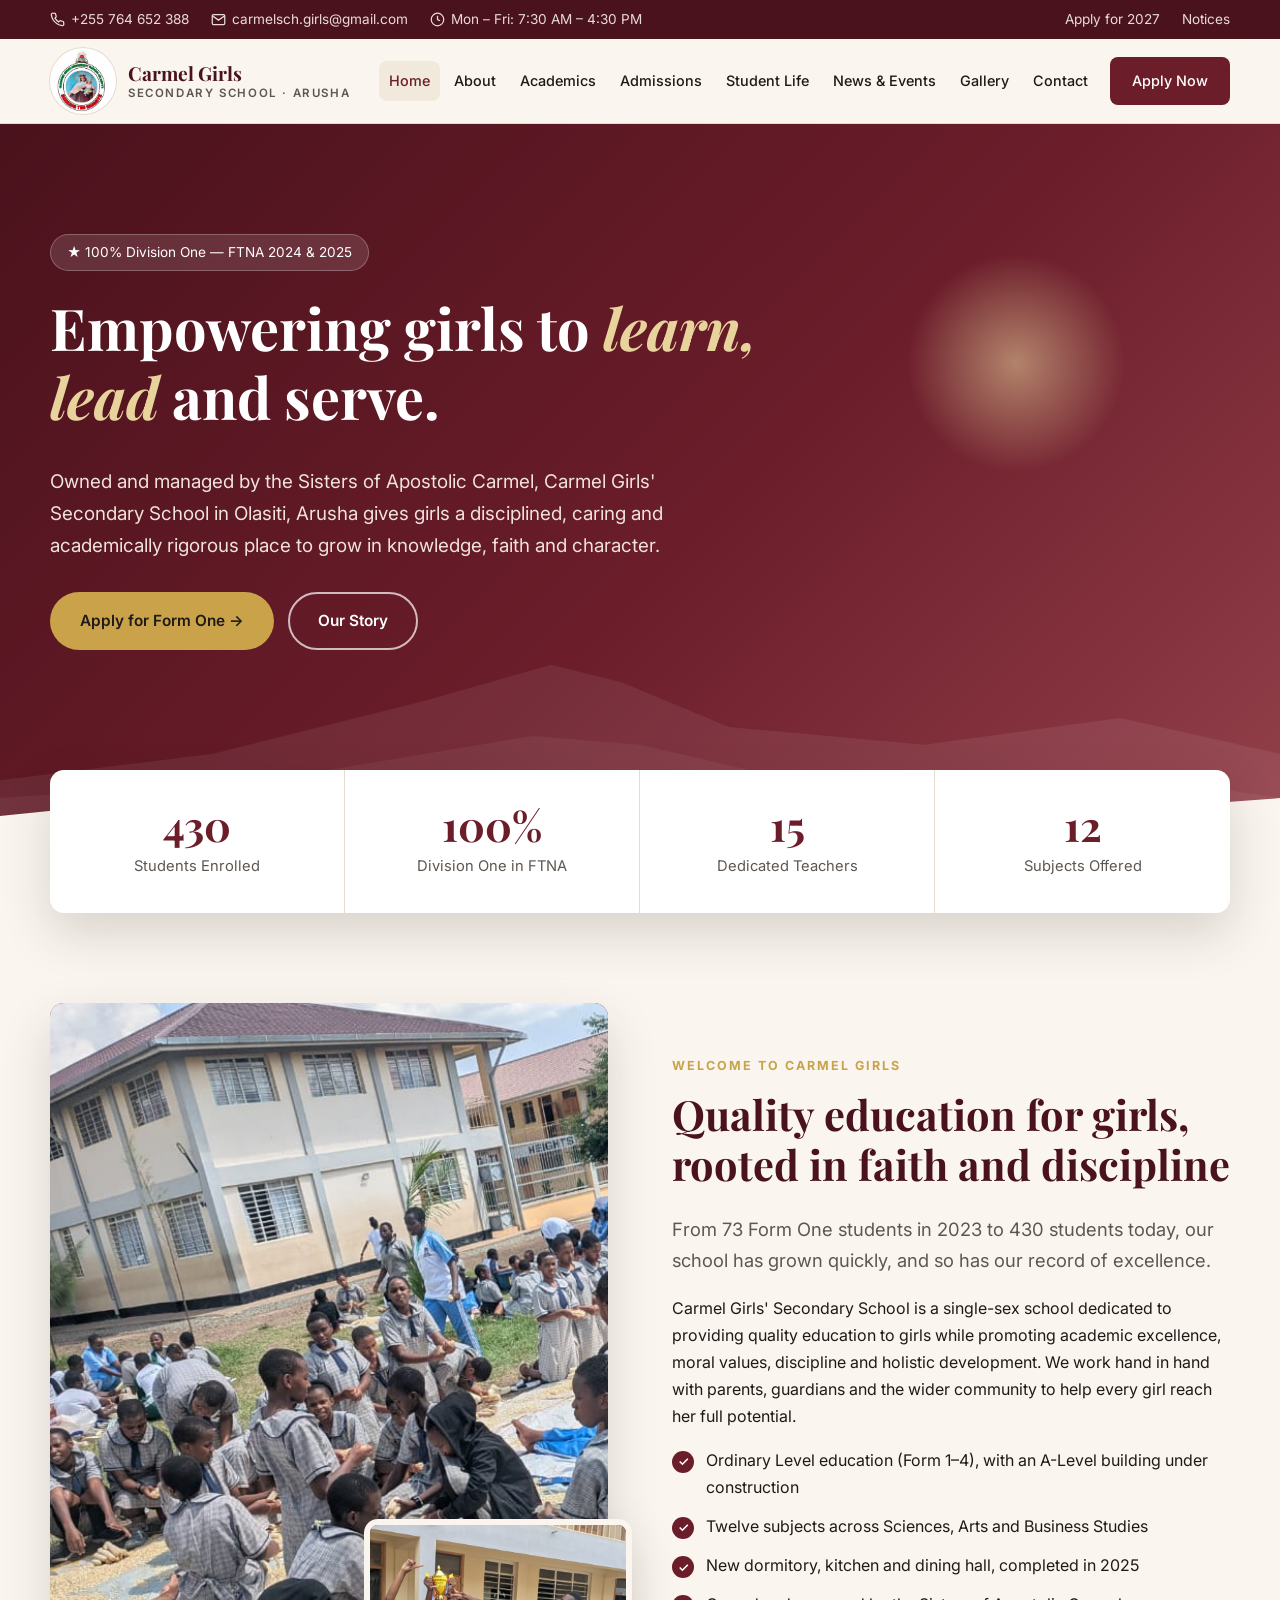
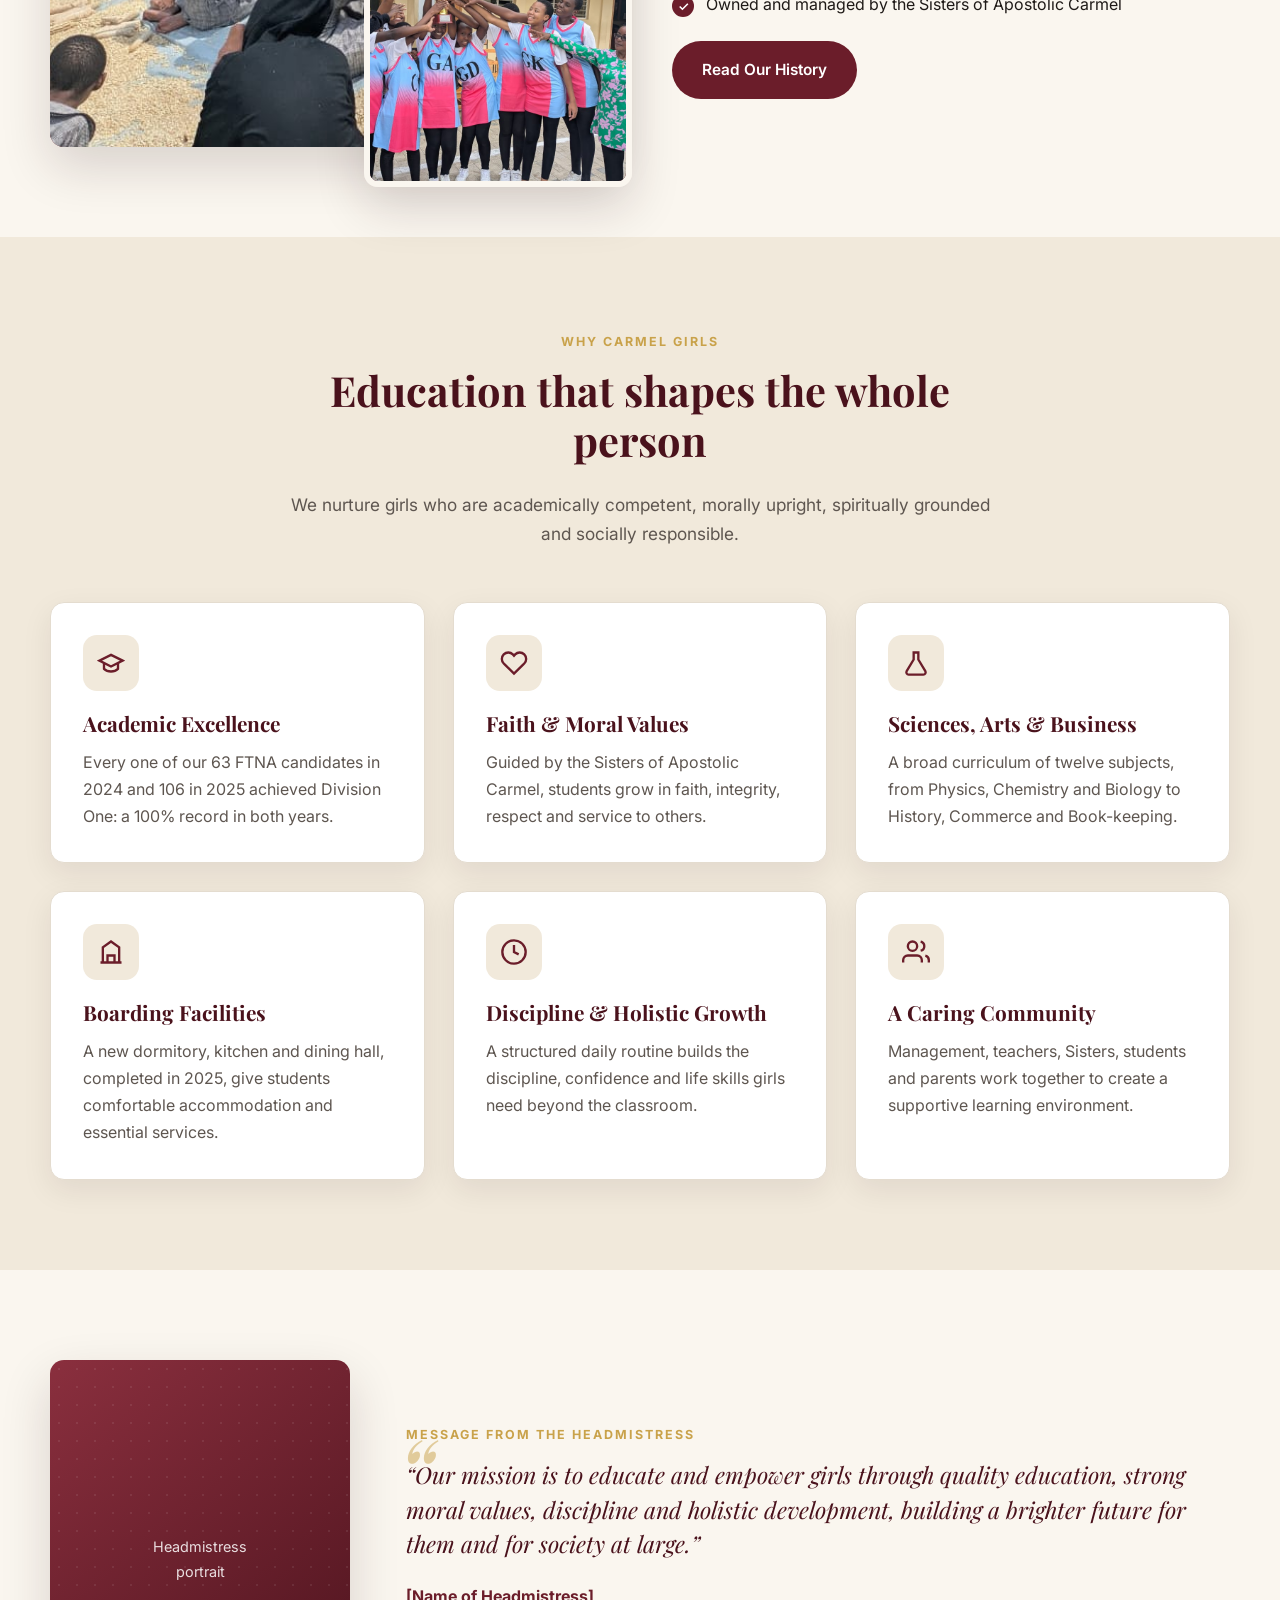
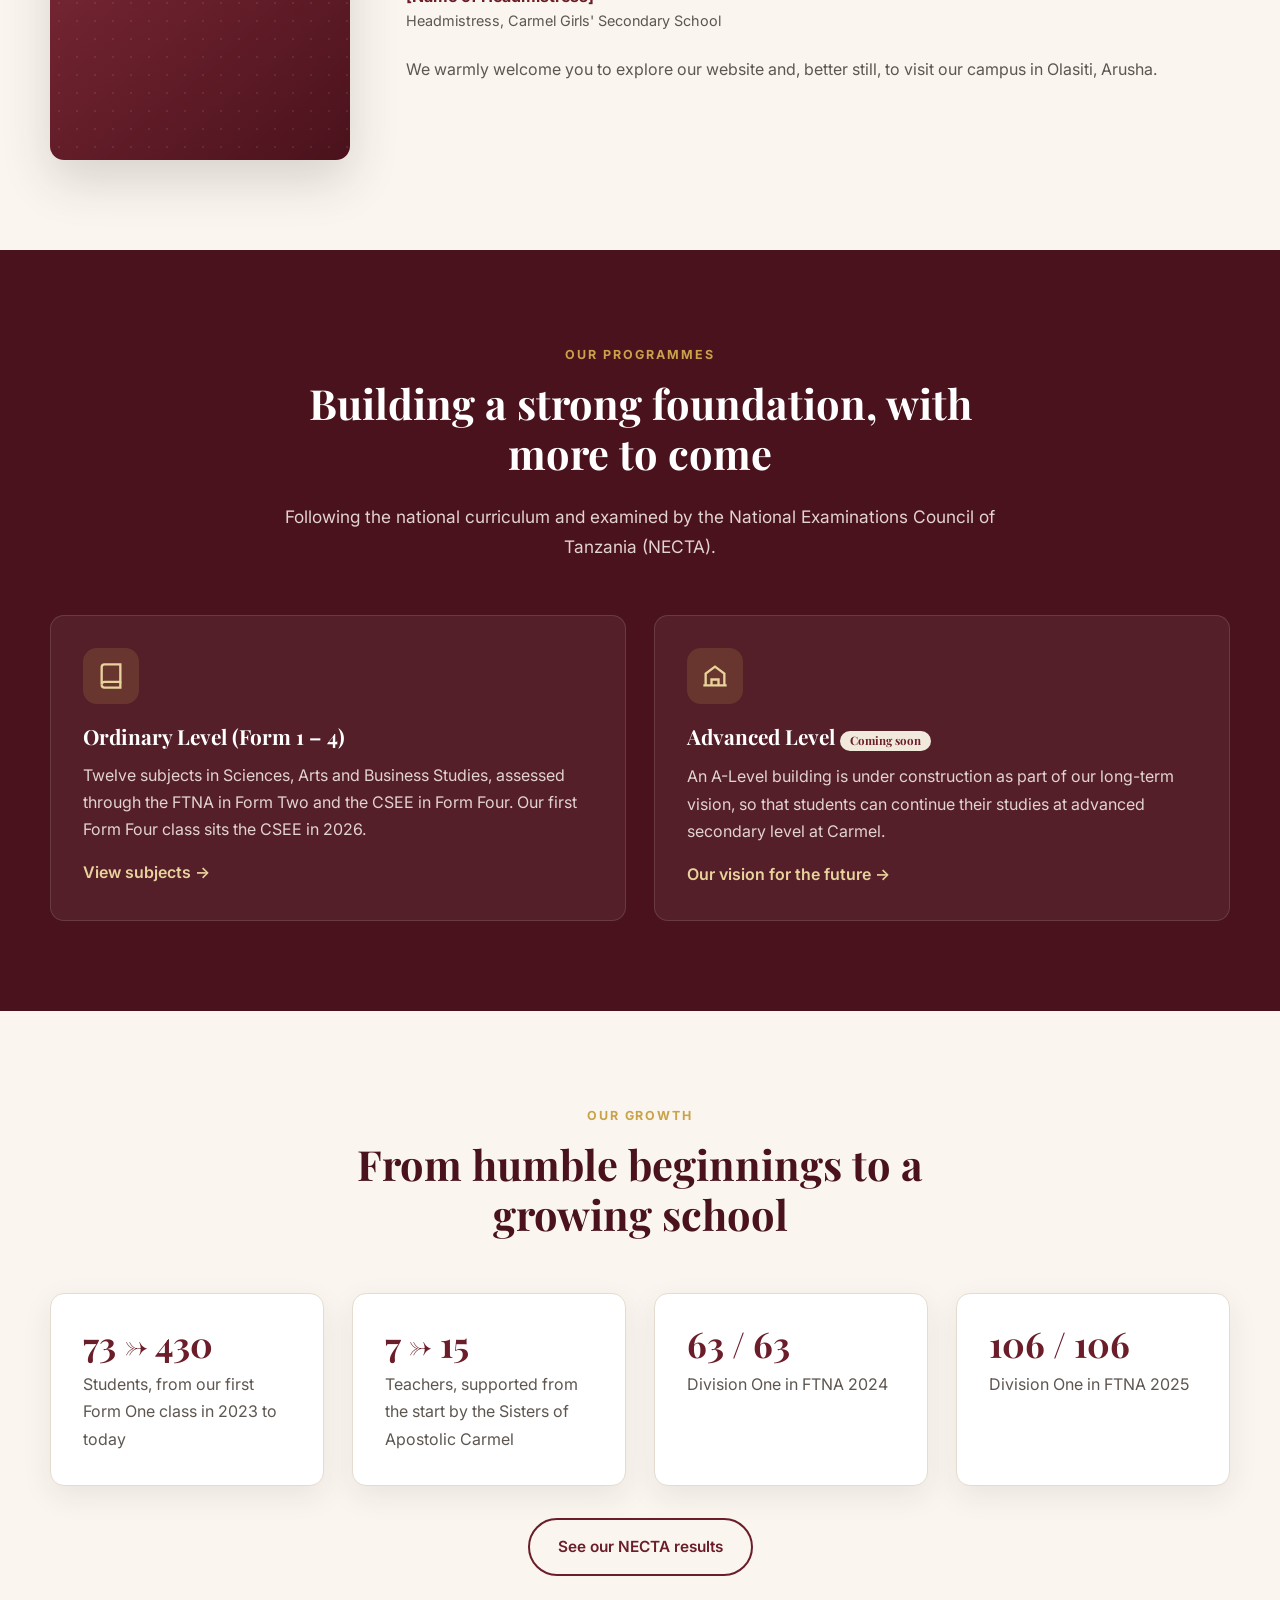
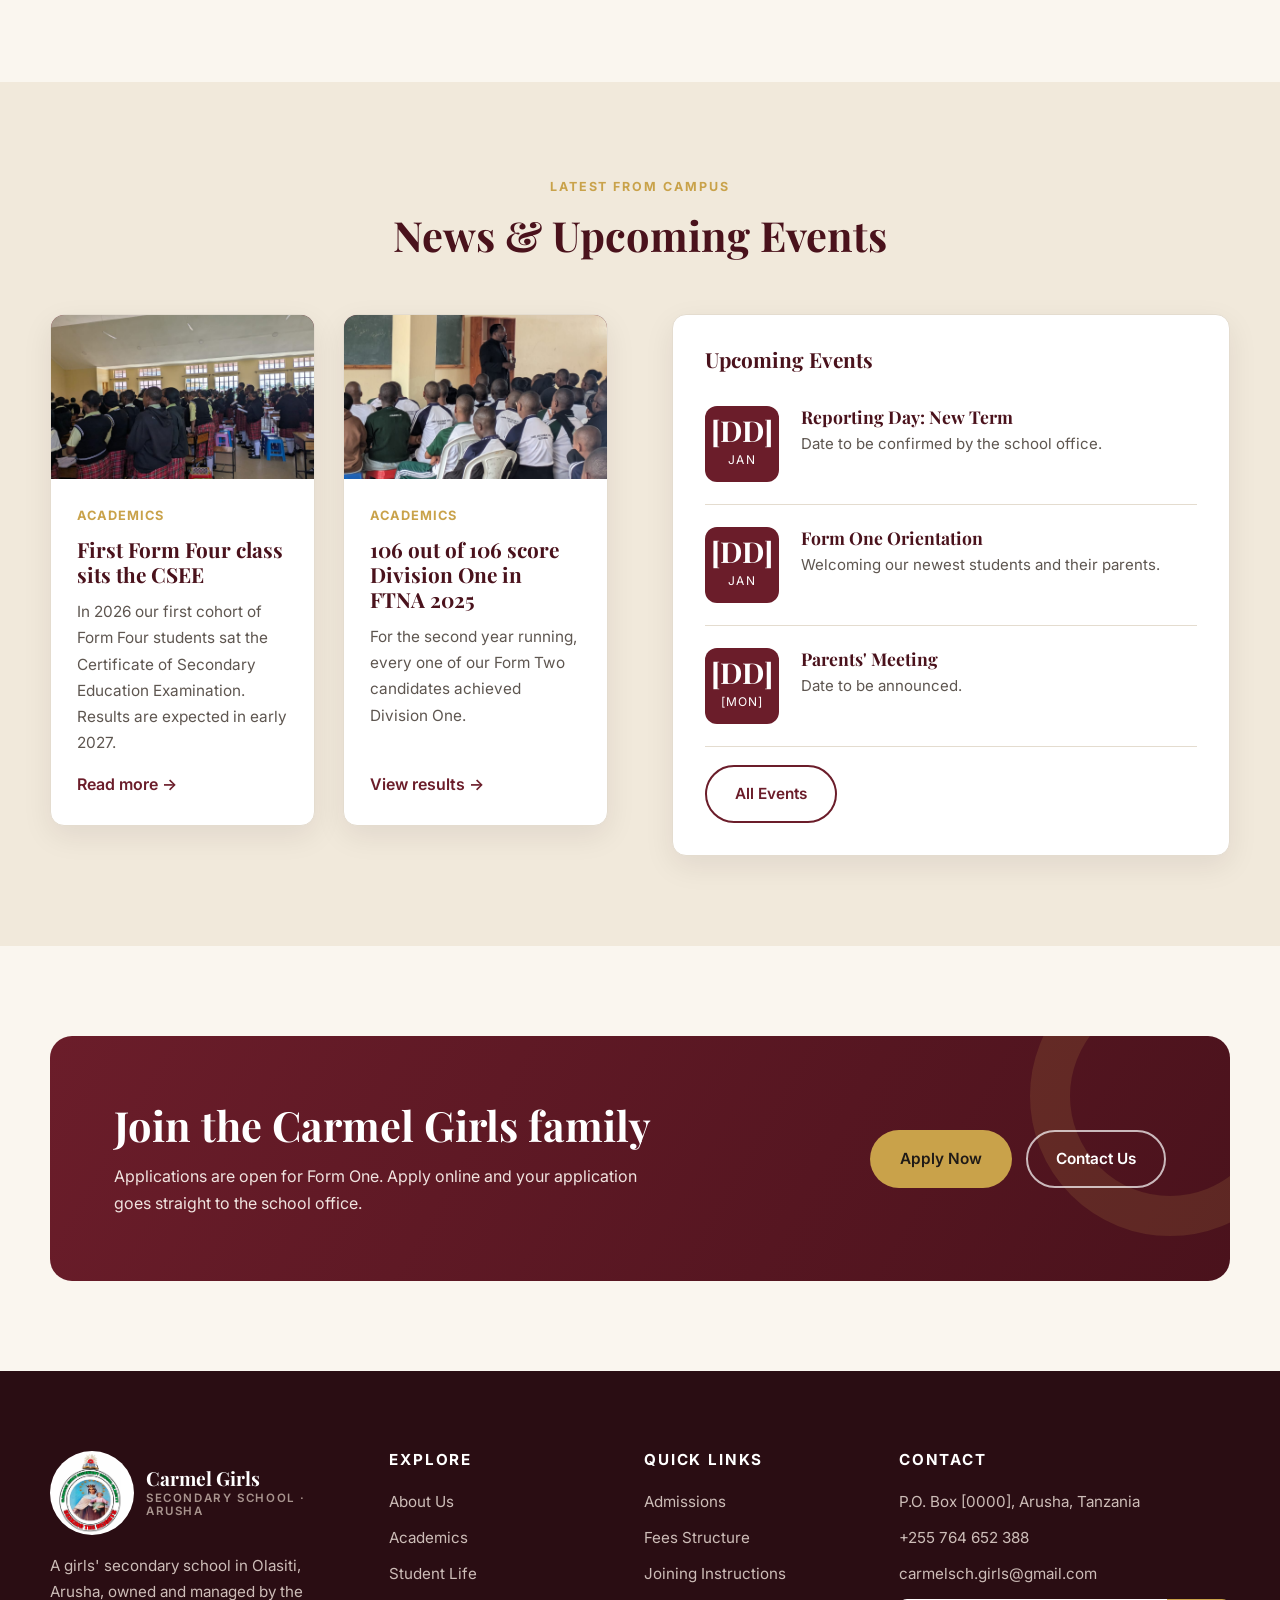
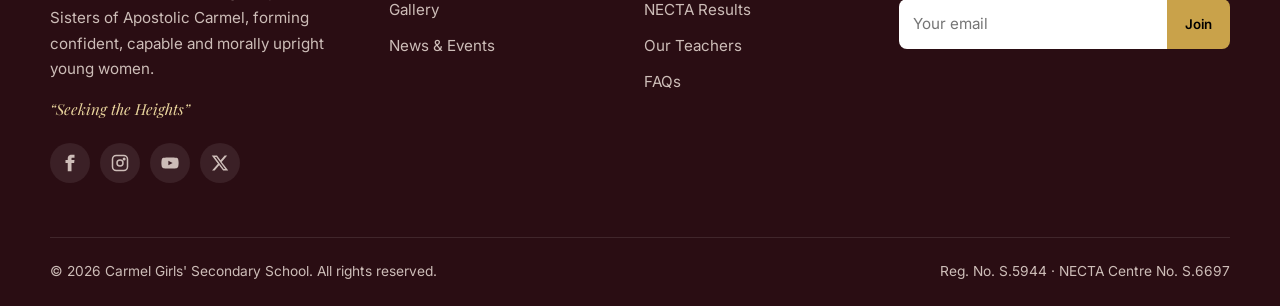
<file: index.html>
<!DOCTYPE html>
<html lang="en">
<head>
  <meta charset="UTF-8">
  <meta name="viewport" content="width=device-width, initial-scale=1.0">
  <title>Carmel Girls' Secondary School | Olasiti, Arusha, Tanzania</title>
  <meta name="description" content="Carmel Girls' Secondary School, Olasiti, Arusha — a girls' secondary school owned by the Sisters of Apostolic Carmel. 100% Division One in FTNA 2024 and 2025.">
  <meta property="og:title" content="Carmel Girls' Secondary School — Arusha">
  <meta property="og:description" content="Quality education for girls, rooted in faith, discipline and holistic development.">
  <meta name="theme-color" content="#6b1d2a">
  <link rel="icon" href="images/logo-64.png" type="image/png">
  <link rel="apple-touch-icon" href="images/logo-180.png">
  <link rel="preconnect" href="https://fonts.googleapis.com">
  <link rel="preconnect" href="https://fonts.gstatic.com" crossorigin>
  <link href="https://fonts.googleapis.com/css2?family=Inter:wght@400;500;600;700&family=Playfair+Display:ital,wght@0,600;0,700;1,600&display=swap" rel="stylesheet">
  <link rel="stylesheet" href="css/style.css?v=20261119">
</head>
<body>
<div id="site-header"></div>

<main id="main">
  <!-- HERO -->
  <section class="hero">
    <div class="hero__sun"></div>
    <div class="container">
      <div class="hero__inner">
        <span class="hero__badge">★ 100% Division One — FTNA 2024 &amp; 2025</span>
        <h1>Empowering girls to <em>learn, lead</em> and serve.</h1>
        <p>Owned and managed by the Sisters of Apostolic Carmel, Carmel Girls' Secondary School in Olasiti, Arusha gives girls a disciplined, caring and academically rigorous place to grow in knowledge, faith and character.</p>
        <div class="hero__actions">
          <a href="admissions.html#apply" class="btn btn--gold">Apply for Form One →</a>
          <a href="about.html" class="btn btn--outline">Our Story</a>
        </div>
      </div>
    </div>
    <svg class="hero__mountain" viewBox="0 0 1440 220" preserveAspectRatio="none" aria-hidden="true">
      <path fill="rgba(255,255,255,.07)" d="M0 220V150l240-30 240-60 140-40 80 20 120 50 220 20 220-30 180 40v100z"/>
      <path fill="rgba(255,255,255,.05)" d="M0 220V170l300-20 300-50 120 10 260 60 260-30 200 30v50z"/>
      <path fill="#faf6ef" d="M0 220v-30q360-40 720-15t720-5v50z"/>
    </svg>
  </section>

  <!-- STATS -->
  <div class="stats">
    <div class="container">
      <div class="stats__grid">
        <div class="stat"><div class="stat__num" data-count="430">0</div><div class="stat__label">Students Enrolled</div></div>
        <div class="stat"><div class="stat__num" data-count="100" data-suffix="%">0</div><div class="stat__label">Division One in FTNA</div></div>
        <div class="stat"><div class="stat__num" data-count="15">0</div><div class="stat__label">Dedicated Teachers</div></div>
        <div class="stat"><div class="stat__num" data-count="12">0</div><div class="stat__label">Subjects Offered</div></div>
      </div>
    </div>
  </div>

  <!-- WELCOME -->
  <section class="section">
    <div class="container split">
      <div class="photo-stack reveal">
        <div class="photo photo--tall"><img src="images/photos/campus-maize-harvest.jpg" alt="Students working together on the school grounds in front of the classroom blocks" style="object-position:20% center"></div>
        <div class="photo photo--small"><img src="images/photos/netball-trophy-celebration.jpg" alt="Netball team lifting a trophy with their teachers" loading="lazy"></div>
      </div>
      <div class="reveal">
        <span class="eyebrow">Welcome to Carmel Girls</span>
        <h2>Quality education for girls, rooted in faith and discipline</h2>
        <p class="lead">From 73 Form One students in 2023 to 430 students today, our school has grown quickly, and so has our record of excellence.</p>
        <p>Carmel Girls' Secondary School is a single-sex school dedicated to providing quality education to girls while promoting academic excellence, moral values, discipline and holistic development. We work hand in hand with parents, guardians and the wider community to help every girl reach her full potential.</p>
        <ul class="check-list">
          <li>Ordinary Level education (Form 1–4), with an A-Level building under construction</li>
          <li>Twelve subjects across Sciences, Arts and Business Studies</li>
          <li>New dormitory, kitchen and dining hall, completed in 2025</li>
          <li>Owned and managed by the Sisters of Apostolic Carmel</li>
        </ul>
        <a href="about.html" class="btn btn--maroon">Read Our History</a>
      </div>
    </div>
  </section>

  <!-- WHY CHOOSE -->
  <section class="section section--sand">
    <div class="container">
      <div class="section-head reveal">
        <span class="eyebrow">Why Carmel Girls</span>
        <h2>Education that shapes the whole person</h2>
        <p>We nurture girls who are academically competent, morally upright, spiritually grounded and socially responsible.</p>
      </div>
      <div class="grid grid--3">
        <div class="card reveal">
          <div class="card__icon"><svg viewBox="0 0 24 24" fill="none" stroke="currentColor" stroke-width="2"><path d="M22 10 12 5 2 10l10 5 10-5z"/><path d="M6 12v5c3 3 9 3 12 0v-5"/></svg></div>
          <h3>Academic Excellence</h3>
          <p>Every one of our 63 FTNA candidates in 2024 and 106 in 2025 achieved Division One: a 100% record in both years.</p>
        </div>
        <div class="card reveal">
          <div class="card__icon"><svg viewBox="0 0 24 24" fill="none" stroke="currentColor" stroke-width="2"><path d="M20.8 4.6a5.5 5.5 0 0 0-7.8 0L12 5.7l-1-1.1a5.5 5.5 0 0 0-7.8 7.8l1 1L12 21l7.8-7.6 1-1a5.5 5.5 0 0 0 0-7.8z"/></svg></div>
          <h3>Faith &amp; Moral Values</h3>
          <p>Guided by the Sisters of Apostolic Carmel, students grow in faith, integrity, respect and service to others.</p>
        </div>
        <div class="card reveal">
          <div class="card__icon"><svg viewBox="0 0 24 24" fill="none" stroke="currentColor" stroke-width="2"><path d="M9 3h6M10 3v6L4 19a2 2 0 0 0 1.7 3h12.6a2 2 0 0 0 1.7-3L14 9V3"/></svg></div>
          <h3>Sciences, Arts &amp; Business</h3>
          <p>A broad curriculum of twelve subjects, from Physics, Chemistry and Biology to History, Commerce and Book-keeping.</p>
        </div>
        <div class="card reveal">
          <div class="card__icon"><svg viewBox="0 0 24 24" fill="none" stroke="currentColor" stroke-width="2"><path d="M3 21h18M5 21V8l7-5 7 5v13M9 21v-6h6v6"/></svg></div>
          <h3>Boarding Facilities</h3>
          <p>A new dormitory, kitchen and dining hall, completed in 2025, give students comfortable accommodation and essential services.</p>
        </div>
        <div class="card reveal">
          <div class="card__icon"><svg viewBox="0 0 24 24" fill="none" stroke="currentColor" stroke-width="2"><circle cx="12" cy="12" r="10"/><path d="M12 6v6l4 2"/></svg></div>
          <h3>Discipline &amp; Holistic Growth</h3>
          <p>A structured daily routine builds the discipline, confidence and life skills girls need beyond the classroom.</p>
        </div>
        <div class="card reveal">
          <div class="card__icon"><svg viewBox="0 0 24 24" fill="none" stroke="currentColor" stroke-width="2"><path d="M17 21v-2a4 4 0 0 0-4-4H5a4 4 0 0 0-4 4v2"/><circle cx="9" cy="7" r="4"/><path d="M23 21v-2a4 4 0 0 0-3-3.9M16 3.1a4 4 0 0 1 0 7.8"/></svg></div>
          <h3>A Caring Community</h3>
          <p>Management, teachers, Sisters, students and parents work together to create a supportive learning environment.</p>
        </div>
      </div>
    </div>
  </section>

  <!-- HEAD'S MESSAGE -->
  <section class="section">
    <div class="container message">
      <div class="photo photo--tall reveal"><div class="photo__label">Headmistress<br>portrait</div></div>
      <div class="reveal">
        <span class="eyebrow">Message from the Headmistress</span>
        <blockquote>
          “Our mission is to educate and empower girls through quality education, strong moral values, discipline and holistic development, building a brighter future for them and for society at large.”
          <div class="signature"><strong>[Name of Headmistress]</strong><span>Headmistress, Carmel Girls' Secondary School</span></div>
        </blockquote>
        <p style="margin-top:24px;color:var(--muted)">We warmly welcome you to explore our website and, better still, to visit our campus in Olasiti, Arusha.</p>
      </div>
    </div>
  </section>

  <!-- PROGRAMMES -->
  <section class="section section--maroon">
    <div class="container">
      <div class="section-head reveal">
        <span class="eyebrow">Our Programmes</span>
        <h2>Building a strong foundation, with more to come</h2>
        <p>Following the national curriculum and examined by the National Examinations Council of Tanzania (NECTA).</p>
      </div>
      <div class="grid grid--2">
        <div class="card reveal">
          <div class="card__icon"><svg viewBox="0 0 24 24" fill="none" stroke="currentColor" stroke-width="2"><path d="M4 19.5A2.5 2.5 0 0 1 6.5 17H20V2H6.5A2.5 2.5 0 0 0 4 4.5v15z"/><path d="M4 19.5A2.5 2.5 0 0 0 6.5 22H20v-5"/></svg></div>
          <h3>Ordinary Level (Form 1 – 4)</h3>
          <p>Twelve subjects in Sciences, Arts and Business Studies, assessed through the FTNA in Form Two and the CSEE in Form Four. Our first Form Four class sits the CSEE in 2026.</p>
          <p style="margin-top:16px"><a href="academics.html#subjects" style="color:var(--gold-light);font-weight:600">View subjects →</a></p>
        </div>
        <div class="card reveal">
          <div class="card__icon"><svg viewBox="0 0 24 24" fill="none" stroke="currentColor" stroke-width="2"><path d="M2 20h20M4 20V10l8-6 8 6v10"/><path d="M9 20v-5h6v5"/></svg></div>
          <h3>Advanced Level <span class="badge">Coming soon</span></h3>
          <p>An A-Level building is under construction as part of our long-term vision, so that students can continue their studies at advanced secondary level at Carmel.</p>
          <p style="margin-top:16px"><a href="about.html#future" style="color:var(--gold-light);font-weight:600">Our vision for the future →</a></p>
        </div>
      </div>
    </div>
  </section>

  <!-- MILESTONES (replaces testimonials) -->
  <section class="section">
    <div class="container">
      <div class="section-head reveal">
        <span class="eyebrow">Our Growth</span>
        <h2>From humble beginnings to a growing school</h2>
      </div>
      <div class="grid grid--4">
        <div class="card reveal"><div class="stat__num" style="font-size:2.2rem">73 → 430</div><p style="margin-top:10px">Students, from our first Form One class in 2023 to today</p></div>
        <div class="card reveal"><div class="stat__num" style="font-size:2.2rem">7 → 15</div><p style="margin-top:10px">Teachers, supported from the start by the Sisters of Apostolic Carmel</p></div>
        <div class="card reveal"><div class="stat__num" style="font-size:2.2rem">63 / 63</div><p style="margin-top:10px">Division One in FTNA 2024</p></div>
        <div class="card reveal"><div class="stat__num" style="font-size:2.2rem">106 / 106</div><p style="margin-top:10px">Division One in FTNA 2025</p></div>
      </div>
      <p style="text-align:center;margin-top:32px"><a href="academics.html#results" class="btn btn--ghost">See our NECTA results</a></p>
    </div>
  </section>

  <!-- NEWS + EVENTS -->
  <section class="section section--sand">
    <div class="container">
      <div class="section-head reveal">
        <span class="eyebrow">Latest From Campus</span>
        <h2>News &amp; Upcoming Events</h2>
      </div>
      <div class="split" style="align-items:start">
        <div class="grid grid--2">
          <article class="news-card reveal">
            <div class="photo"><img src="images/photos/students-in-class.jpg" alt="Students in class" loading="lazy"></div>
            <div class="news-card__body">
              <div class="news-card__meta">Academics</div>
              <h3>First Form Four class sits the CSEE</h3>
              <p>In 2026 our first cohort of Form Four students sat the Certificate of Secondary Education Examination. Results are expected in early 2027.</p>
              <a href="news.html" class="more">Read more →</a>
            </div>
          </article>
          <article class="news-card reveal">
            <div class="photo"><img src="images/photos/guest-speaker.jpg" alt="Students listening to a guest speaker in the school hall" loading="lazy"></div>
            <div class="news-card__body">
              <div class="news-card__meta">Academics</div>
              <h3>106 out of 106 score Division One in FTNA 2025</h3>
              <p>For the second year running, every one of our Form Two candidates achieved Division One.</p>
              <a href="academics.html#results" class="more">View results →</a>
            </div>
          </article>
        </div>
        <div class="card reveal">
          <h3>Upcoming Events</h3>
          <div class="event"><div class="event__date"><strong>[DD]</strong><span>Jan</span></div><div><h4>Reporting Day: New Term</h4><p>Date to be confirmed by the school office.</p></div></div>
          <div class="event"><div class="event__date"><strong>[DD]</strong><span>Jan</span></div><div><h4>Form One Orientation</h4><p>Welcoming our newest students and their parents.</p></div></div>
          <div class="event"><div class="event__date"><strong>[DD]</strong><span>[Mon]</span></div><div><h4>Parents' Meeting</h4><p>Date to be announced.</p></div></div>
          <a href="news.html#events" class="btn btn--ghost" style="margin-top:18px">All Events</a>
        </div>
      </div>
    </div>
  </section>

  <!-- CTA -->
  <section class="section">
    <div class="container">
      <div class="cta reveal">
        <div>
          <h2>Join the Carmel Girls family</h2>
          <p>Applications are open for Form One. Apply online and your application goes straight to the school office.</p>
        </div>
        <div class="hero__actions" style="margin:0">
          <a href="admissions.html#apply" class="btn btn--gold">Apply Now</a>
          <a href="contact.html" class="btn btn--outline">Contact Us</a>
        </div>
      </div>
    </div>
  </section>
</main>

<div id="site-footer"></div>
<script src="js/main.js?v=20261119"></script>
</body>
</html>
</file>
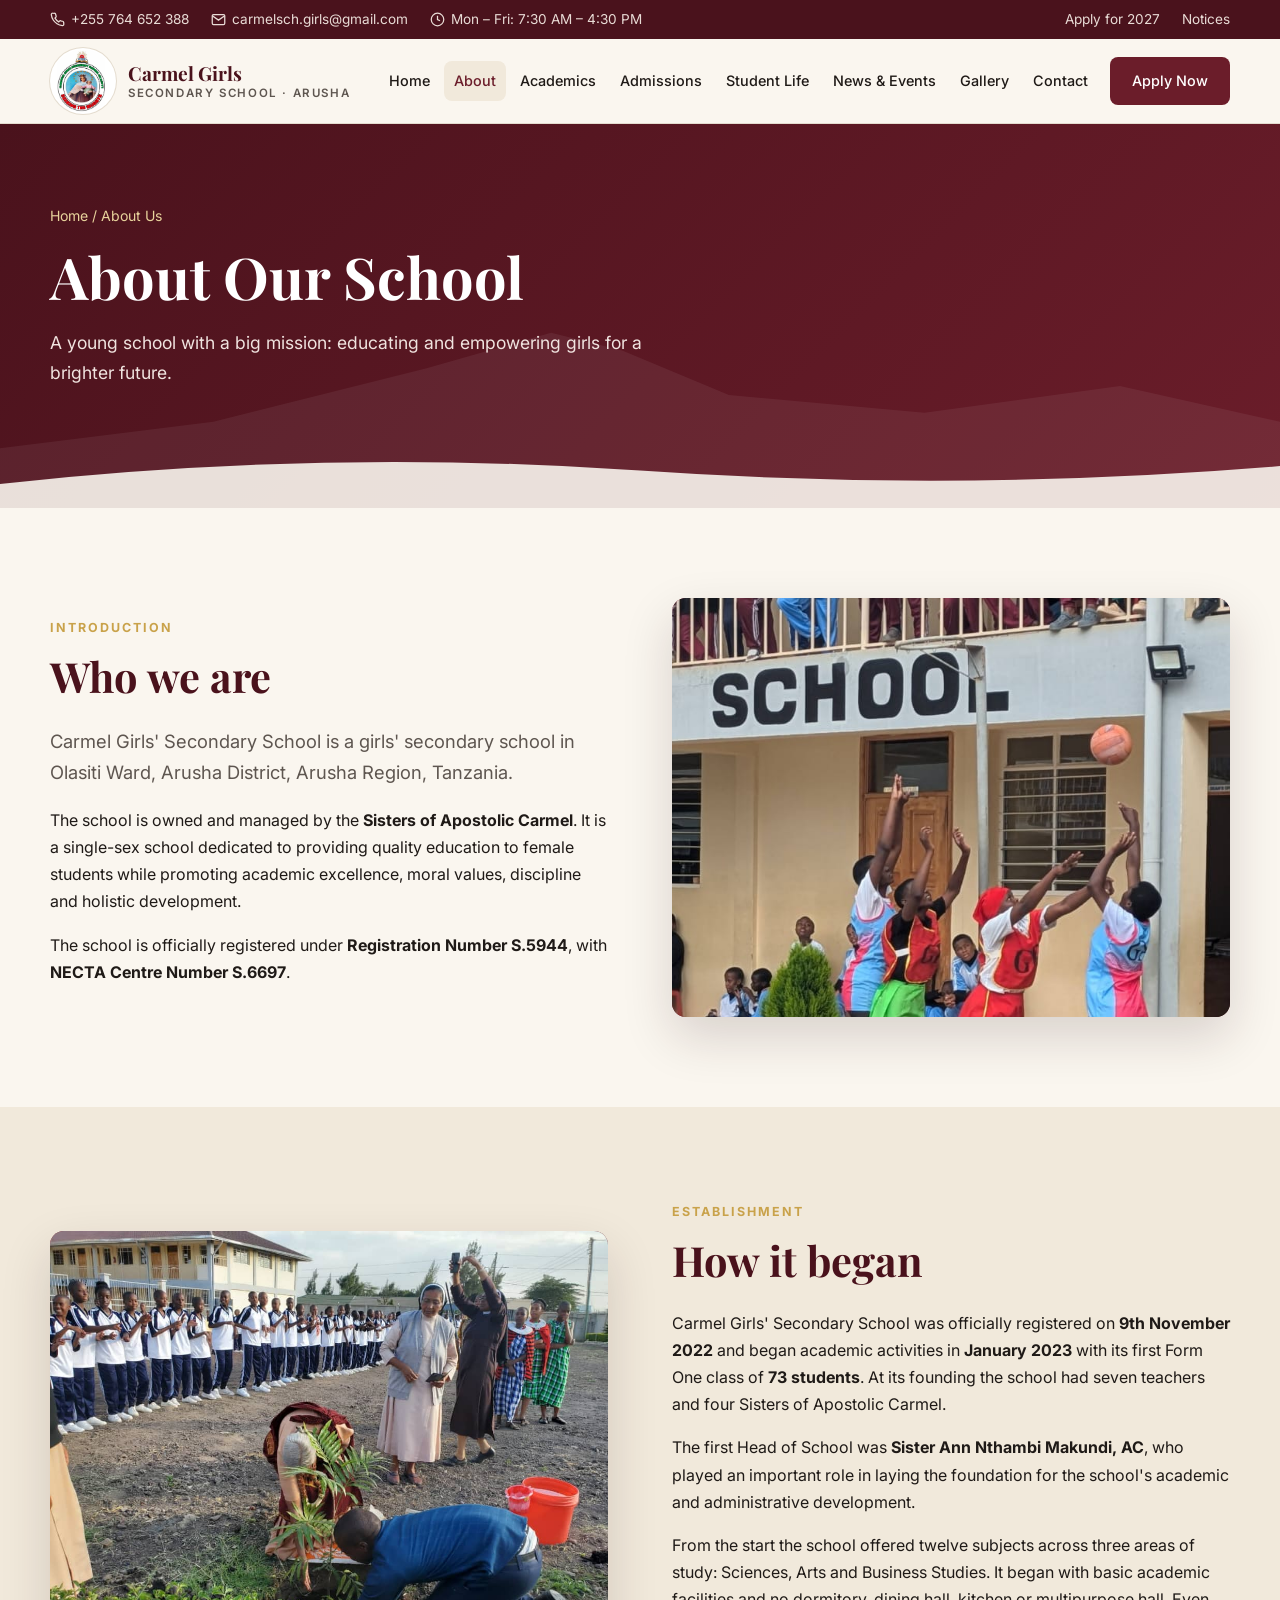
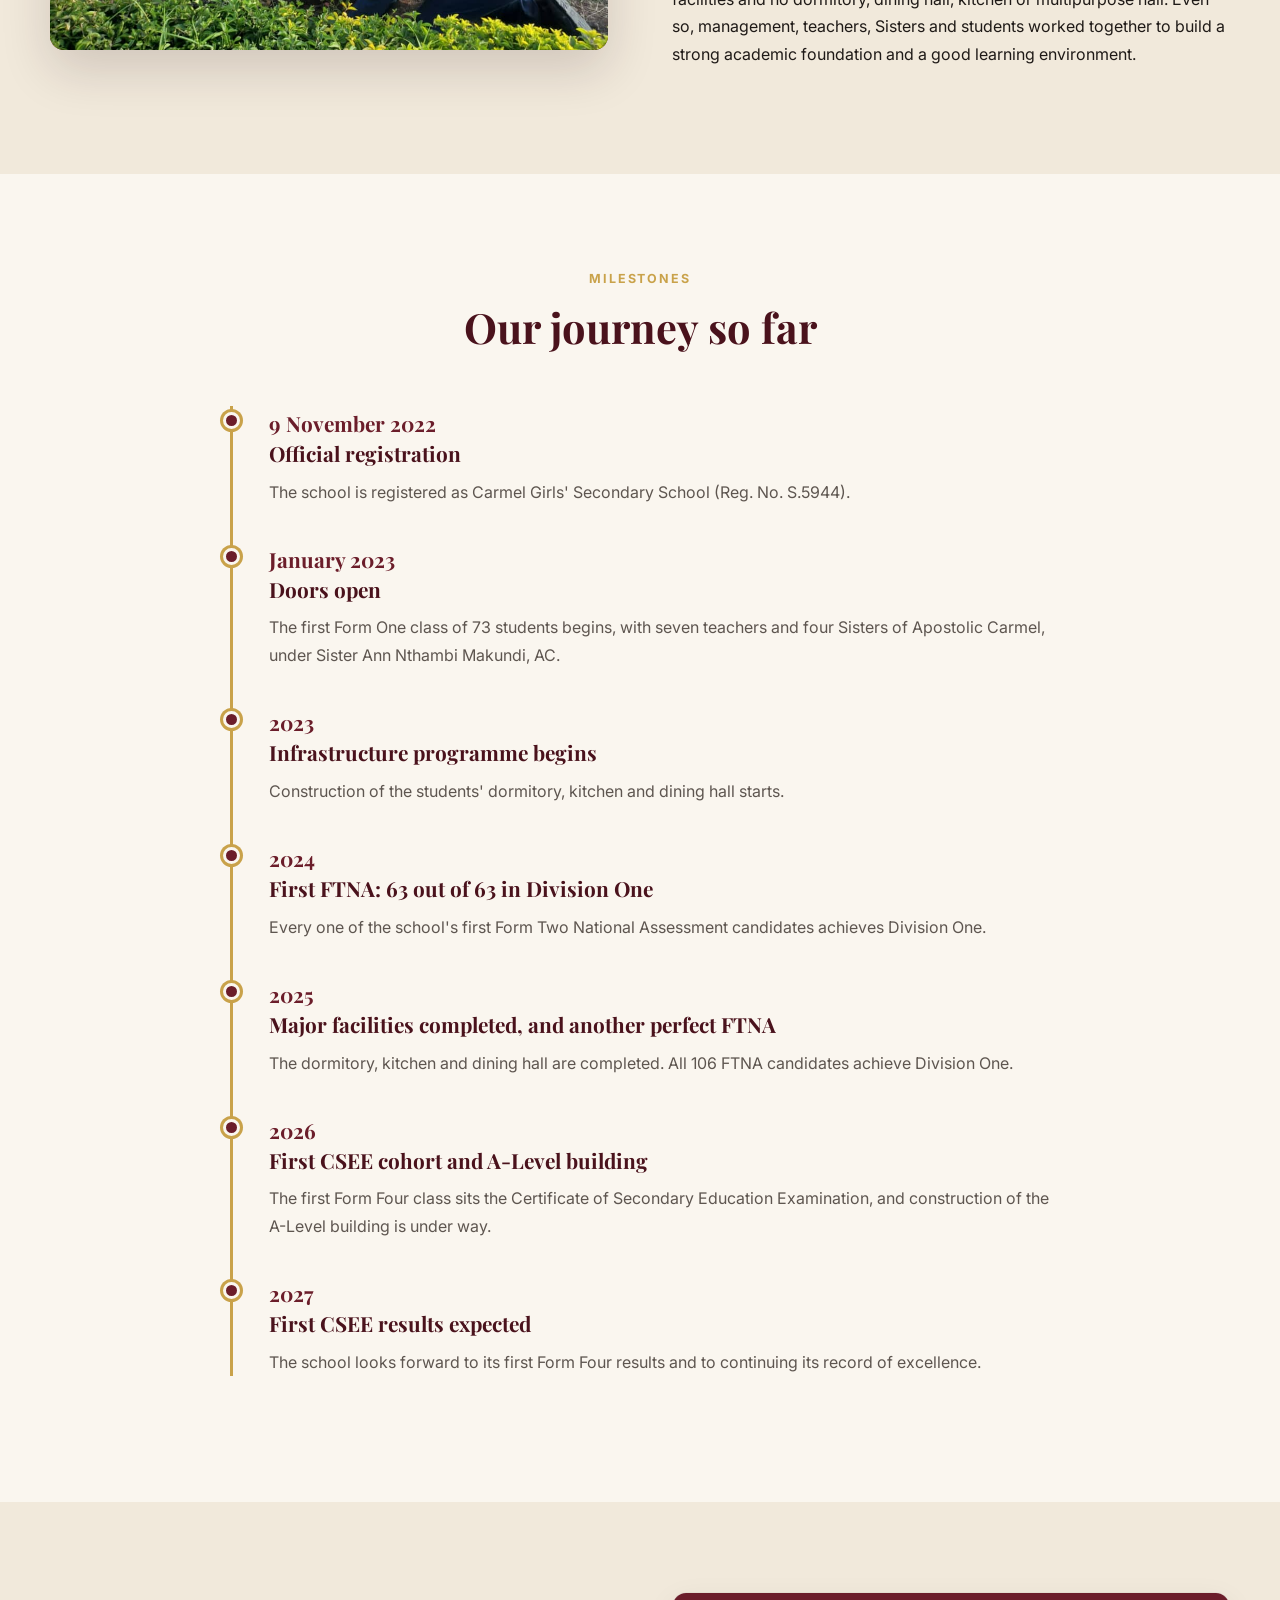
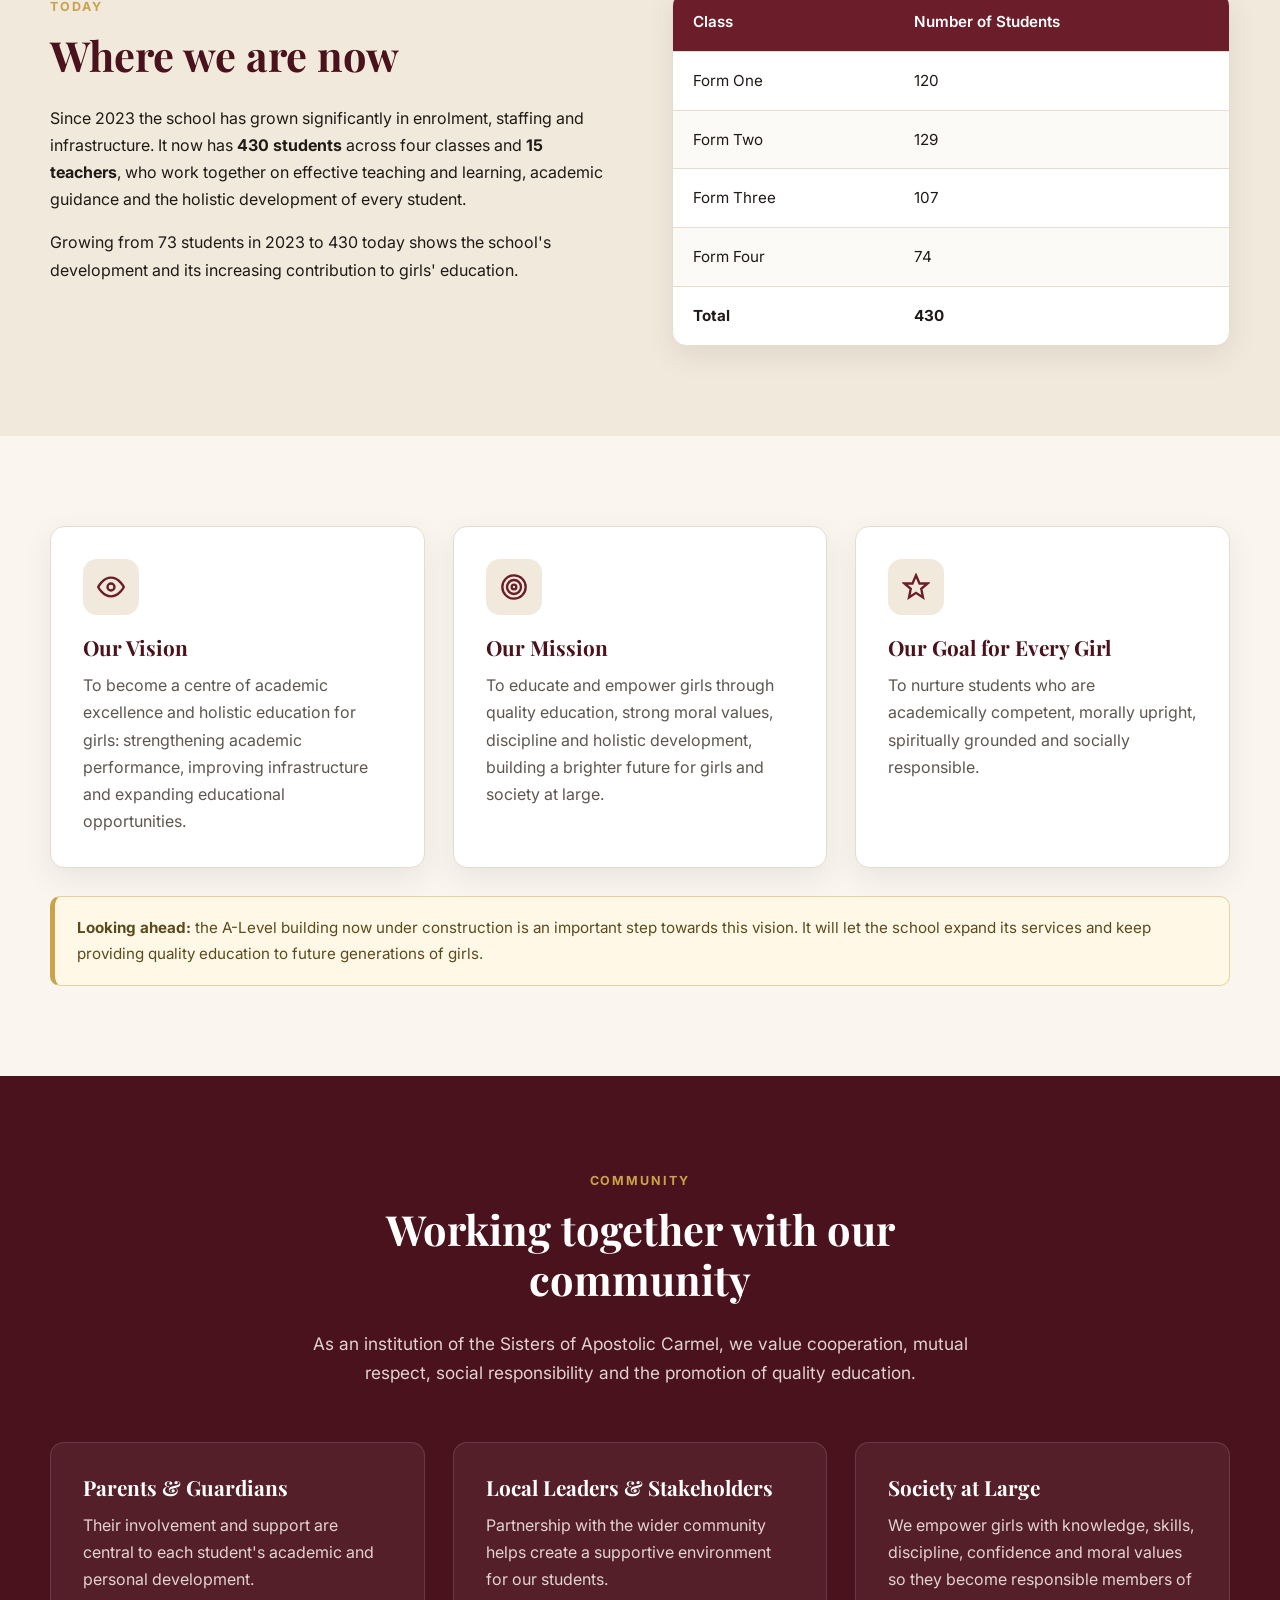
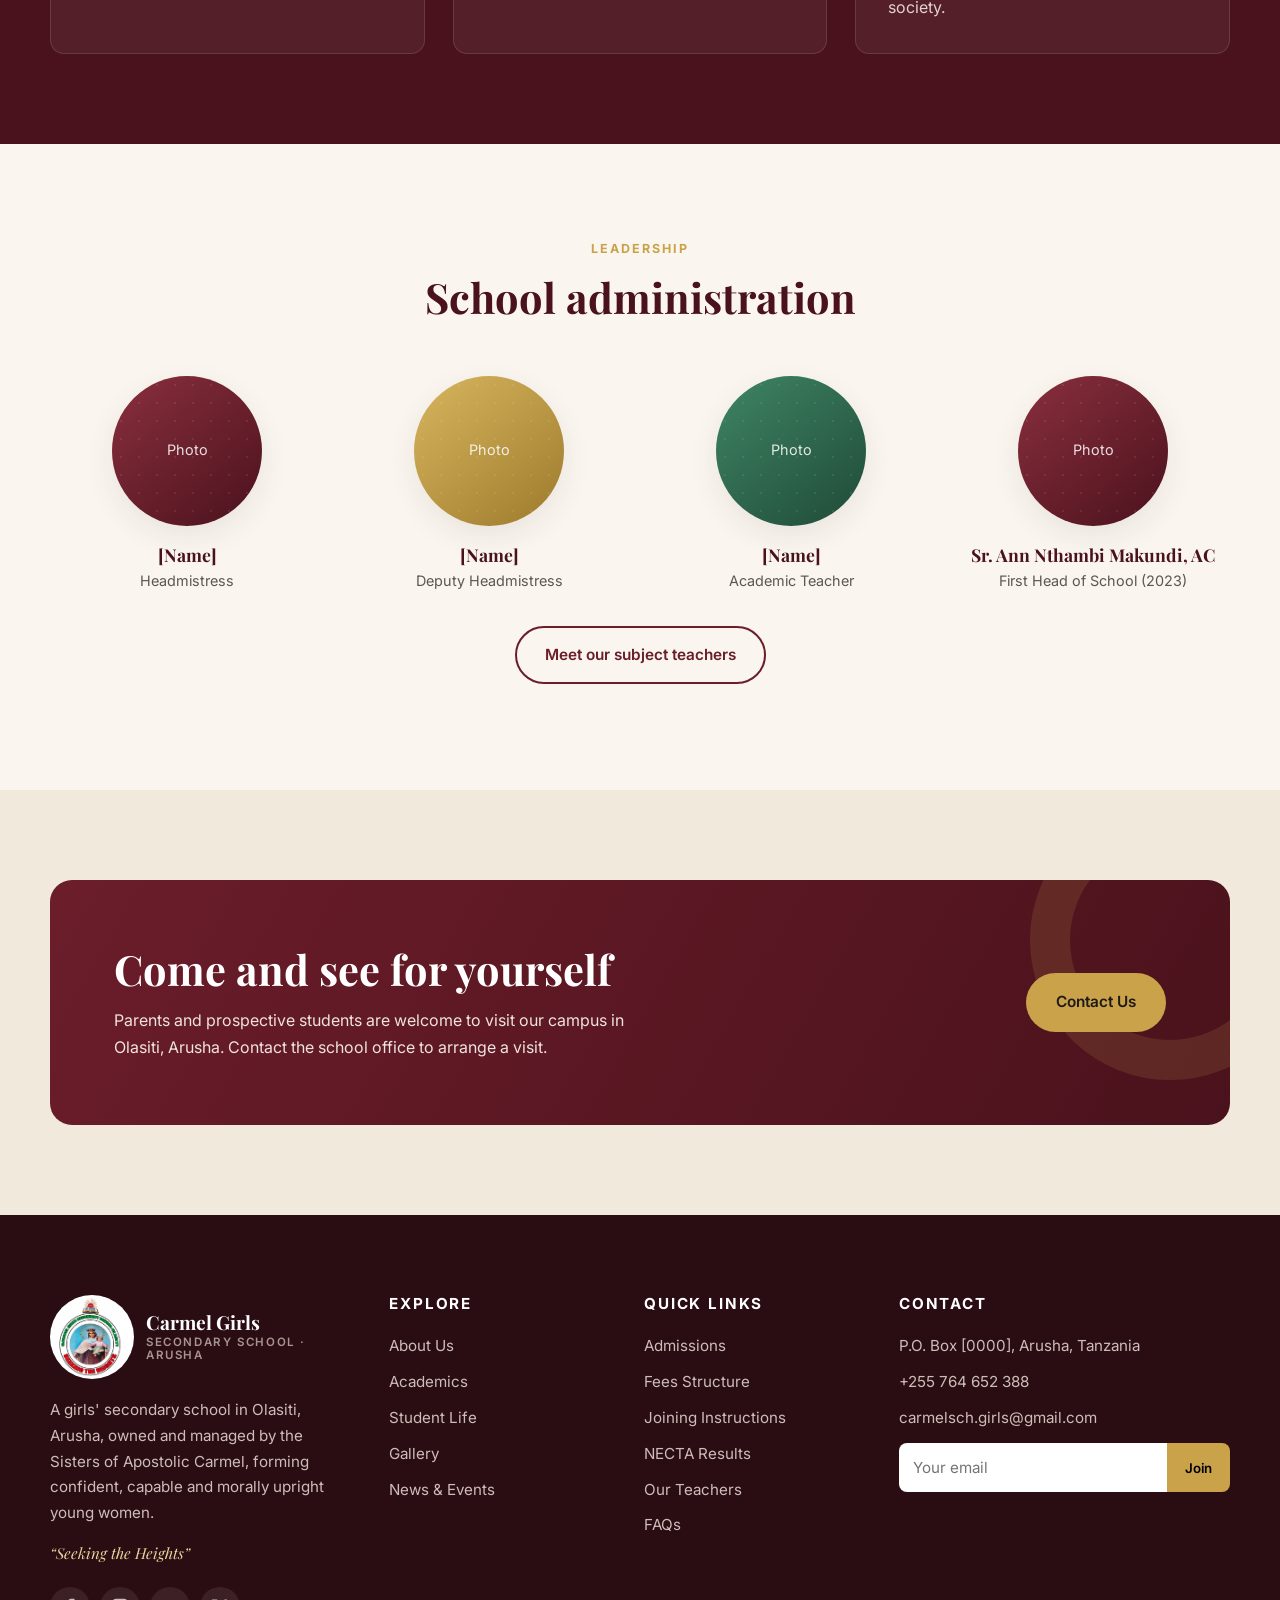
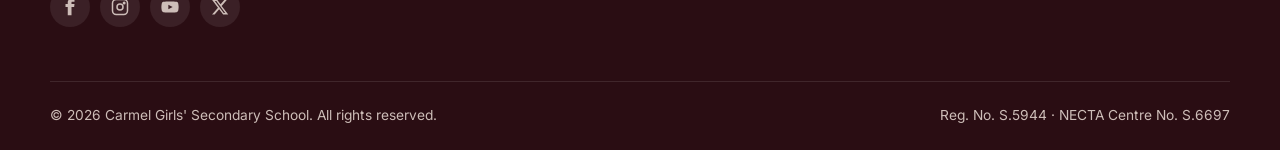
<file: about.html>
<!DOCTYPE html>
<html lang="en">
<head>
  <meta charset="UTF-8">
  <meta name="viewport" content="width=device-width, initial-scale=1.0">
  <title>About Us | Carmel Girls' Secondary School, Arusha</title>
  <meta name="description" content="The history of Carmel Girls' Secondary School, Olasiti, Arusha: founded 2023 by the Sisters of Apostolic Carmel, Reg. No. S.5944, Centre No. S.6697.">
  <meta name="theme-color" content="#6b1d2a">
  <link rel="icon" href="images/logo-64.png" type="image/png">
  <link rel="apple-touch-icon" href="images/logo-180.png">
  <link rel="preconnect" href="https://fonts.googleapis.com">
  <link rel="preconnect" href="https://fonts.gstatic.com" crossorigin>
  <link href="https://fonts.googleapis.com/css2?family=Inter:wght@400;500;600;700&family=Playfair+Display:ital,wght@0,600;0,700;1,600&display=swap" rel="stylesheet">
  <link rel="stylesheet" href="css/style.css?v=20261119">
</head>
<body>
<div id="site-header"></div>

<main id="main">
  <section class="page-banner">
    <div class="container">
      <div class="breadcrumb"><a href="index.html">Home</a> / About Us</div>
      <h1>About Our School</h1>
      <p>A young school with a big mission: educating and empowering girls for a brighter future.</p>
    </div>
    <svg class="hero__mountain" viewBox="0 0 1440 220" preserveAspectRatio="none" aria-hidden="true"><path fill="rgba(255,255,255,.07)" d="M0 220V150l240-30 240-60 140-40 80 20 120 50 220 20 220-30 180 40v100z"/><path fill="#faf6ef" d="M0 220v-30q360-40 720-15t720-5v50z"/></svg>
  </section>

  <!-- INTRODUCTION -->
  <section class="section">
    <div class="container split">
      <div class="reveal">
        <span class="eyebrow">Introduction</span>
        <h2>Who we are</h2>
        <p class="lead">Carmel Girls' Secondary School is a girls' secondary school in Olasiti Ward, Arusha District, Arusha Region, Tanzania.</p>
        <p>The school is owned and managed by the <strong>Sisters of Apostolic Carmel</strong>. It is a single-sex school dedicated to providing quality education to female students while promoting academic excellence, moral values, discipline and holistic development.</p>
        <p>The school is officially registered under <strong>Registration Number S.5944</strong>, with <strong>NECTA Centre Number S.6697</strong>.</p>
      </div>
      <div class="photo reveal"><img src="images/photos/netball-match.jpg" alt="Students watching a netball match from the balcony of the school building" style="object-position:center 35%"></div>
    </div>
  </section>

  <!-- ESTABLISHMENT -->
  <section class="section section--sand">
    <div class="container split">
      <div class="photo reveal"><img src="images/photos/tree-planting.jpg" alt="Tree planting ceremony with the Sisters and students" loading="lazy"></div>
      <div class="reveal">
        <span class="eyebrow">Establishment</span>
        <h2>How it began</h2>
        <p>Carmel Girls' Secondary School was officially registered on <strong>9th November 2022</strong> and began academic activities in <strong>January 2023</strong> with its first Form One class of <strong>73 students</strong>. At its founding the school had seven teachers and four Sisters of Apostolic Carmel.</p>
        <p>The first Head of School was <strong>Sister Ann Nthambi Makundi, AC</strong>, who played an important role in laying the foundation for the school's academic and administrative development.</p>
        <p>From the start the school offered twelve subjects across three areas of study: Sciences, Arts and Business Studies. It began with basic academic facilities and no dormitory, dining hall, kitchen or multipurpose hall. Even so, management, teachers, Sisters and students worked together to build a strong academic foundation and a good learning environment.</p>
      </div>
    </div>
  </section>

  <!-- TIMELINE -->
  <section class="section">
    <div class="container">
      <div class="section-head reveal">
        <span class="eyebrow">Milestones</span>
        <h2>Our journey so far</h2>
      </div>
      <div class="timeline">
        <div class="timeline__item reveal"><div class="timeline__year">9 November 2022</div><h3>Official registration</h3><p>The school is registered as Carmel Girls' Secondary School (Reg. No. S.5944).</p></div>
        <div class="timeline__item reveal"><div class="timeline__year">January 2023</div><h3>Doors open</h3><p>The first Form One class of 73 students begins, with seven teachers and four Sisters of Apostolic Carmel, under Sister Ann Nthambi Makundi, AC.</p></div>
        <div class="timeline__item reveal"><div class="timeline__year">2023</div><h3>Infrastructure programme begins</h3><p>Construction of the students' dormitory, kitchen and dining hall starts.</p></div>
        <div class="timeline__item reveal"><div class="timeline__year">2024</div><h3>First FTNA: 63 out of 63 in Division One</h3><p>Every one of the school's first Form Two National Assessment candidates achieves Division One.</p></div>
        <div class="timeline__item reveal"><div class="timeline__year">2025</div><h3>Major facilities completed, and another perfect FTNA</h3><p>The dormitory, kitchen and dining hall are completed. All 106 FTNA candidates achieve Division One.</p></div>
        <div class="timeline__item reveal"><div class="timeline__year">2026</div><h3>First CSEE cohort and A-Level building</h3><p>The first Form Four class sits the Certificate of Secondary Education Examination, and construction of the A-Level building is under way.</p></div>
        <div class="timeline__item reveal"><div class="timeline__year">2027</div><h3>First CSEE results expected</h3><p>The school looks forward to its first Form Four results and to continuing its record of excellence.</p></div>
      </div>
    </div>
  </section>

  <!-- CURRENT SITUATION -->
  <section class="section section--sand">
    <div class="container split" style="align-items:start">
      <div class="reveal">
        <span class="eyebrow">Today</span>
        <h2>Where we are now</h2>
        <p>Since 2023 the school has grown significantly in enrolment, staffing and infrastructure. It now has <strong>430 students</strong> across four classes and <strong>15 teachers</strong>, who work together on effective teaching and learning, academic guidance and the holistic development of every student.</p>
        <p>Growing from 73 students in 2023 to 430 today shows the school's development and its increasing contribution to girls' education.</p>
      </div>
      <div class="table-wrap reveal">
        <table style="min-width:0">
          <thead><tr><th>Class</th><th>Number of Students</th></tr></thead>
          <tbody>
            <tr><td>Form One</td><td>120</td></tr>
            <tr><td>Form Two</td><td>129</td></tr>
            <tr><td>Form Three</td><td>107</td></tr>
            <tr><td>Form Four</td><td>74</td></tr>
            <tr><td><strong>Total</strong></td><td><strong>430</strong></td></tr>
          </tbody>
        </table>
      </div>
    </div>
  </section>

  <!-- VISION / MISSION -->
  <section class="section">
    <div class="container">
      <div class="grid grid--3">
        <div class="card reveal" id="future">
          <div class="card__icon"><svg viewBox="0 0 24 24" fill="none" stroke="currentColor" stroke-width="2"><path d="M1 12s4-8 11-8 11 8 11 8-4 8-11 8S1 12 1 12z"/><circle cx="12" cy="12" r="3"/></svg></div>
          <h3>Our Vision</h3>
          <p>To become a centre of academic excellence and holistic education for girls: strengthening academic performance, improving infrastructure and expanding educational opportunities.</p>
        </div>
        <div class="card reveal">
          <div class="card__icon"><svg viewBox="0 0 24 24" fill="none" stroke="currentColor" stroke-width="2"><circle cx="12" cy="12" r="10"/><circle cx="12" cy="12" r="6"/><circle cx="12" cy="12" r="2"/></svg></div>
          <h3>Our Mission</h3>
          <p>To educate and empower girls through quality education, strong moral values, discipline and holistic development, building a brighter future for girls and society at large.</p>
        </div>
        <div class="card reveal">
          <div class="card__icon"><svg viewBox="0 0 24 24" fill="none" stroke="currentColor" stroke-width="2"><path d="M12 2l3 7h7l-5.5 4.5L18 21l-6-4-6 4 1.5-7.5L2 9h7z"/></svg></div>
          <h3>Our Goal for Every Girl</h3>
          <p>To nurture students who are academically competent, morally upright, spiritually grounded and socially responsible.</p>
        </div>
      </div>
      <div class="notice reveal" style="margin-top:28px"><strong>Looking ahead:</strong> the A-Level building now under construction is an important step towards this vision. It will let the school expand its services and keep providing quality education to future generations of girls.</div>
    </div>
  </section>

  <!-- COMMUNITY -->
  <section class="section section--maroon">
    <div class="container">
      <div class="section-head reveal">
        <span class="eyebrow">Community</span>
        <h2>Working together with our community</h2>
        <p>As an institution of the Sisters of Apostolic Carmel, we value cooperation, mutual respect, social responsibility and the promotion of quality education.</p>
      </div>
      <div class="grid grid--3">
        <div class="card reveal"><h3>Parents &amp; Guardians</h3><p>Their involvement and support are central to each student's academic and personal development.</p></div>
        <div class="card reveal"><h3>Local Leaders &amp; Stakeholders</h3><p>Partnership with the wider community helps create a supportive environment for our students.</p></div>
        <div class="card reveal"><h3>Society at Large</h3><p>We empower girls with knowledge, skills, discipline, confidence and moral values so they become responsible members of society.</p></div>
      </div>
    </div>
  </section>

  <!-- LEADERSHIP -->
  <section class="section">
    <div class="container">
      <div class="section-head reveal">
        <span class="eyebrow">Leadership</span>
        <h2>School administration</h2>
      </div>
      <div class="grid grid--4">
        <div class="staff reveal"><div class="photo"><div class="photo__label">Photo</div></div><h3>[Name]</h3><span>Headmistress</span></div>
        <div class="staff reveal"><div class="photo photo--gold"><div class="photo__label">Photo</div></div><h3>[Name]</h3><span>Deputy Headmistress</span></div>
        <div class="staff reveal"><div class="photo photo--green"><div class="photo__label">Photo</div></div><h3>[Name]</h3><span>Academic Teacher</span></div>
        <div class="staff reveal"><div class="photo"><div class="photo__label">Photo</div></div><h3>Sr. Ann Nthambi Makundi, AC</h3><span>First Head of School (2023)</span></div>
      </div>
      <p style="text-align:center;margin-top:32px"><a href="academics.html#teachers" class="btn btn--ghost">Meet our subject teachers</a></p>
    </div>
  </section>

  <section class="section section--sand">
    <div class="container">
      <div class="cta reveal">
        <div><h2>Come and see for yourself</h2><p>Parents and prospective students are welcome to visit our campus in Olasiti, Arusha. Contact the school office to arrange a visit.</p></div>
        <a href="contact.html" class="btn btn--gold">Contact Us</a>
      </div>
    </div>
  </section>
</main>

<div id="site-footer"></div>
<script src="js/main.js?v=20261119"></script>
</body>
</html>
</file>
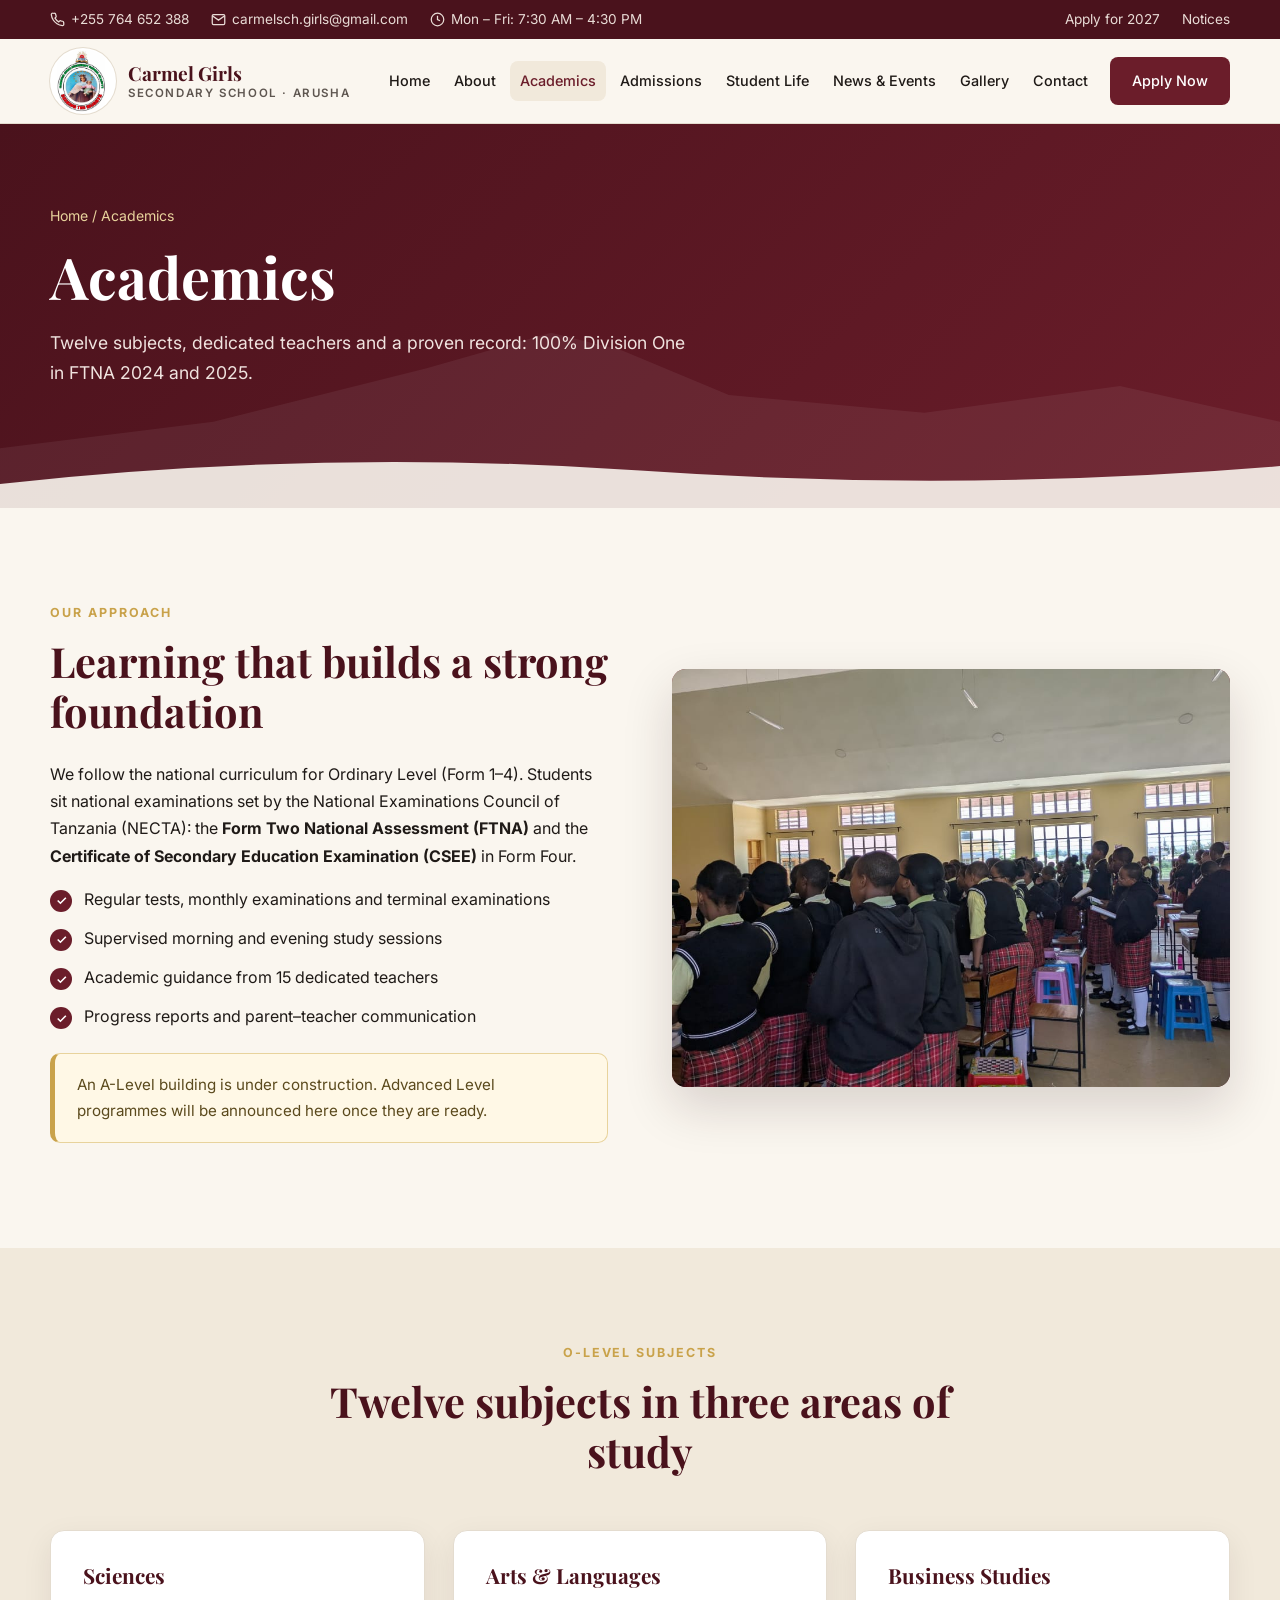
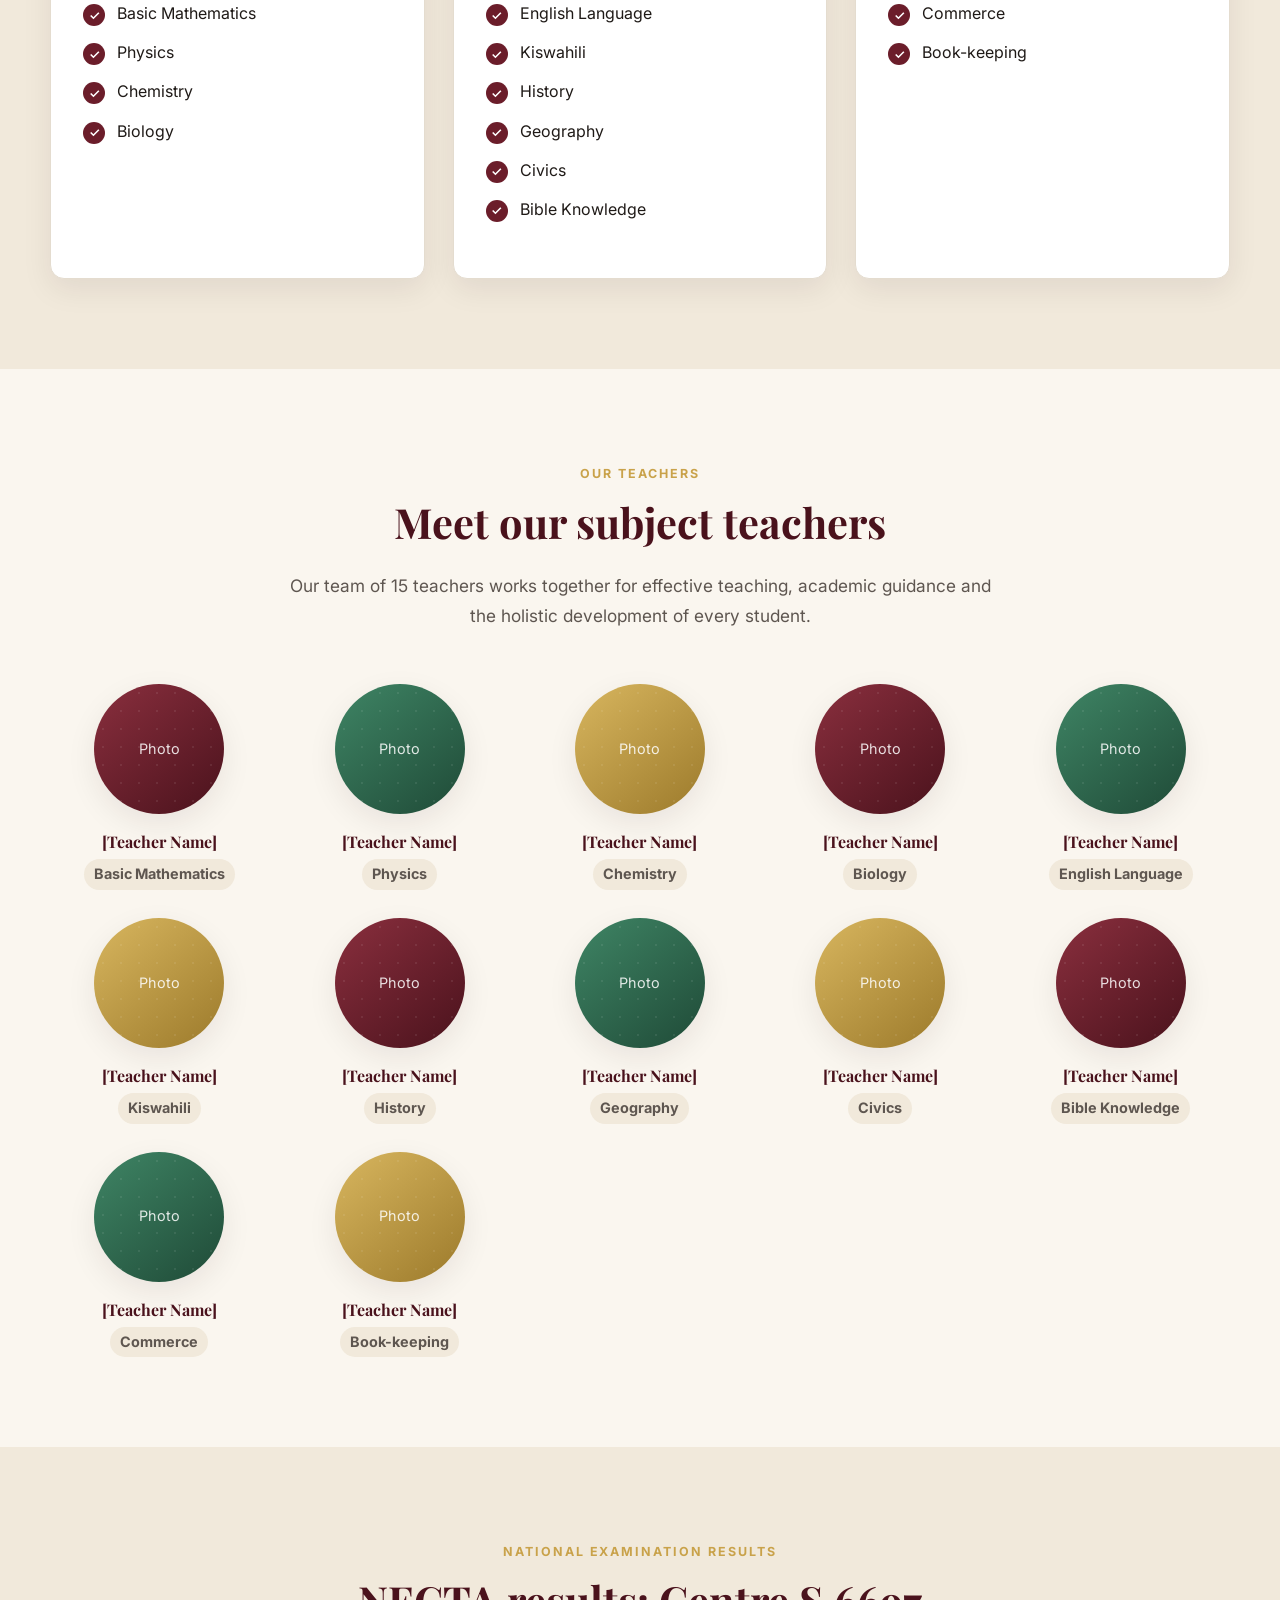
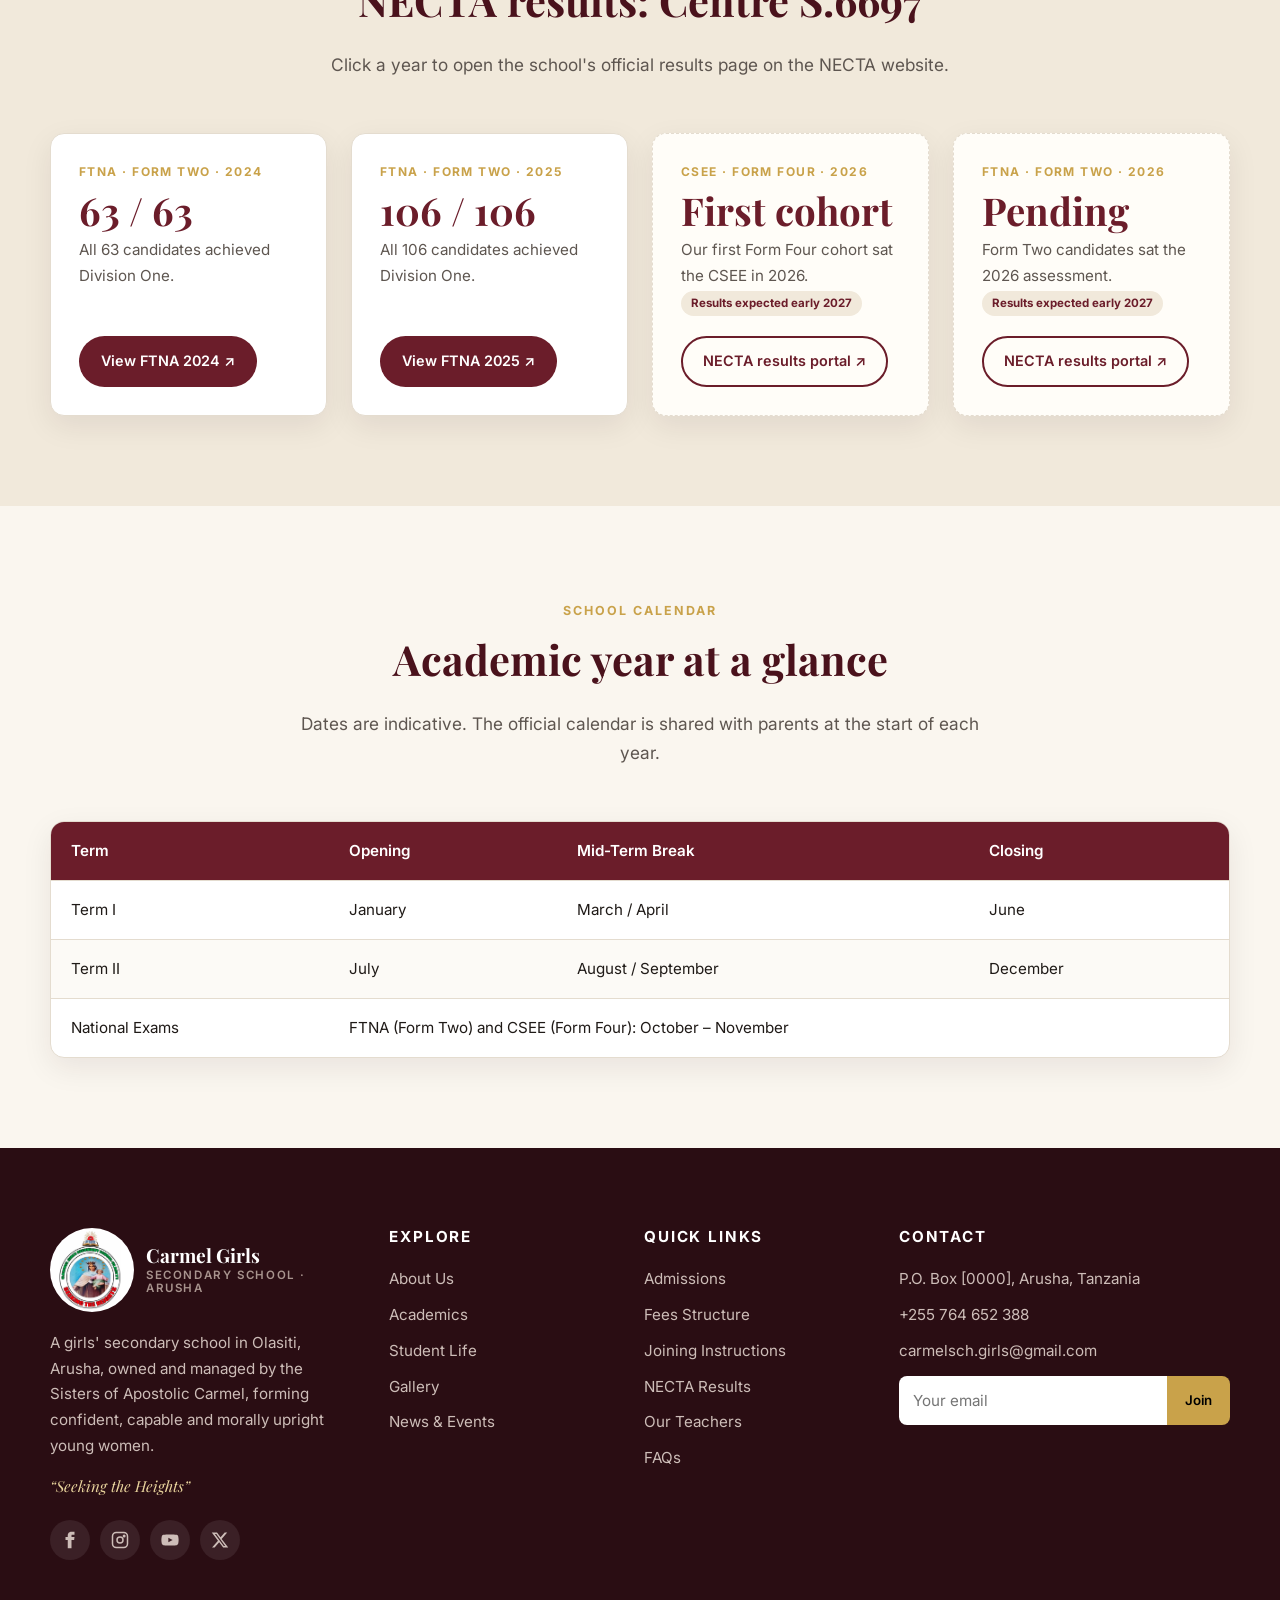
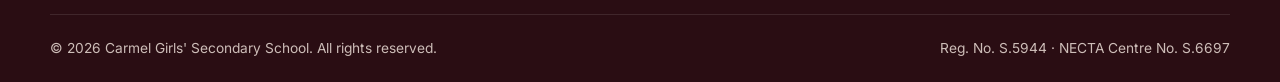
<file: academics.html>
<!DOCTYPE html>
<html lang="en">
<head>
  <meta charset="UTF-8">
  <meta name="viewport" content="width=device-width, initial-scale=1.0">
  <title>Academics | Carmel Girls' Secondary School, Arusha</title>
  <meta name="description" content="Subjects, teachers and NECTA results (FTNA and CSEE) for Carmel Girls' Secondary School, Arusha, Centre No. S.6697.">
  <meta name="theme-color" content="#6b1d2a">
  <link rel="icon" href="images/logo-64.png" type="image/png">
  <link rel="apple-touch-icon" href="images/logo-180.png">
  <link rel="preconnect" href="https://fonts.googleapis.com">
  <link rel="preconnect" href="https://fonts.gstatic.com" crossorigin>
  <link href="https://fonts.googleapis.com/css2?family=Inter:wght@400;500;600;700&family=Playfair+Display:ital,wght@0,600;0,700;1,600&display=swap" rel="stylesheet">
  <link rel="stylesheet" href="css/style.css?v=20261119">
</head>
<body>
<div id="site-header"></div>

<main id="main">
  <section class="page-banner">
    <div class="container">
      <div class="breadcrumb"><a href="index.html">Home</a> / Academics</div>
      <h1>Academics</h1>
      <p>Twelve subjects, dedicated teachers and a proven record: 100% Division One in FTNA 2024 and 2025.</p>
    </div>
    <svg class="hero__mountain" viewBox="0 0 1440 220" preserveAspectRatio="none" aria-hidden="true"><path fill="rgba(255,255,255,.07)" d="M0 220V150l240-30 240-60 140-40 80 20 120 50 220 20 220-30 180 40v100z"/><path fill="#faf6ef" d="M0 220v-30q360-40 720-15t720-5v50z"/></svg>
  </section>

  <!-- APPROACH -->
  <section class="section">
    <div class="container split">
      <div class="reveal">
        <span class="eyebrow">Our Approach</span>
        <h2>Learning that builds a strong foundation</h2>
        <p>We follow the national curriculum for Ordinary Level (Form 1–4). Students sit national examinations set by the National Examinations Council of Tanzania (NECTA): the <strong>Form Two National Assessment (FTNA)</strong> and the <strong>Certificate of Secondary Education Examination (CSEE)</strong> in Form Four.</p>
        <ul class="check-list">
          <li>Regular tests, monthly examinations and terminal examinations</li>
          <li>Supervised morning and evening study sessions</li>
          <li>Academic guidance from 15 dedicated teachers</li>
          <li>Progress reports and parent–teacher communication</li>
        </ul>
        <p class="notice">An A-Level building is under construction. Advanced Level programmes will be announced here once they are ready.</p>
      </div>
      <div class="photo reveal"><img src="images/photos/students-in-class.jpg" alt="Students in class" loading="lazy"></div>
    </div>
  </section>

  <!-- SUBJECTS -->
  <section class="section section--sand" id="subjects">
    <div class="container">
      <div class="section-head reveal">
        <span class="eyebrow">O-Level Subjects</span>
        <h2>Twelve subjects in three areas of study</h2>
      </div>
      <div class="grid grid--3">
        <div class="card reveal">
          <h3>Sciences</h3>
          <ul class="check-list">
            <li>Basic Mathematics</li>
            <li>Physics</li>
            <li>Chemistry</li>
            <li>Biology</li>
          </ul>
        </div>
        <div class="card reveal">
          <h3>Arts &amp; Languages</h3>
          <ul class="check-list">
            <li>English Language</li>
            <li>Kiswahili</li>
            <li>History</li>
            <li>Geography</li>
            <li>Civics</li>
            <li>Bible Knowledge</li>
          </ul>
        </div>
        <div class="card reveal">
          <h3>Business Studies</h3>
          <ul class="check-list">
            <li>Commerce</li>
            <li>Book-keeping</li>
          </ul>
        </div>
      </div>
    </div>
  </section>

  <!-- TEACHERS -->
  <section class="section" id="teachers">
    <div class="container">
      <div class="section-head reveal">
        <span class="eyebrow">Our Teachers</span>
        <h2>Meet our subject teachers</h2>
        <p>Our team of 15 teachers works together for effective teaching, academic guidance and the holistic development of every student.</p>
      </div>
      <!-- To add a photo: put the image in /images and place <img src="images/teacher-name.jpg" alt="Teacher name"> inside the .photo div.
           Duplicate a card if a subject has more than one teacher. -->
      <div class="teachers">
        <div class="staff reveal"><div class="photo"><div class="photo__label">Photo</div></div><h3>[Teacher Name]</h3><span class="badge subject">Basic Mathematics</span></div>
        <div class="staff reveal"><div class="photo photo--green"><div class="photo__label">Photo</div></div><h3>[Teacher Name]</h3><span class="badge subject">Physics</span></div>
        <div class="staff reveal"><div class="photo photo--gold"><div class="photo__label">Photo</div></div><h3>[Teacher Name]</h3><span class="badge subject">Chemistry</span></div>
        <div class="staff reveal"><div class="photo"><div class="photo__label">Photo</div></div><h3>[Teacher Name]</h3><span class="badge subject">Biology</span></div>
        <div class="staff reveal"><div class="photo photo--green"><div class="photo__label">Photo</div></div><h3>[Teacher Name]</h3><span class="badge subject">English Language</span></div>
        <div class="staff reveal"><div class="photo photo--gold"><div class="photo__label">Photo</div></div><h3>[Teacher Name]</h3><span class="badge subject">Kiswahili</span></div>
        <div class="staff reveal"><div class="photo"><div class="photo__label">Photo</div></div><h3>[Teacher Name]</h3><span class="badge subject">History</span></div>
        <div class="staff reveal"><div class="photo photo--green"><div class="photo__label">Photo</div></div><h3>[Teacher Name]</h3><span class="badge subject">Geography</span></div>
        <div class="staff reveal"><div class="photo photo--gold"><div class="photo__label">Photo</div></div><h3>[Teacher Name]</h3><span class="badge subject">Civics</span></div>
        <div class="staff reveal"><div class="photo"><div class="photo__label">Photo</div></div><h3>[Teacher Name]</h3><span class="badge subject">Bible Knowledge</span></div>
        <div class="staff reveal"><div class="photo photo--green"><div class="photo__label">Photo</div></div><h3>[Teacher Name]</h3><span class="badge subject">Commerce</span></div>
        <div class="staff reveal"><div class="photo photo--gold"><div class="photo__label">Photo</div></div><h3>[Teacher Name]</h3><span class="badge subject">Book-keeping</span></div>
      </div>
    </div>
  </section>

  <!-- RESULTS -->
  <section class="section section--sand" id="results">
    <div class="container">
      <div class="section-head reveal">
        <span class="eyebrow">National Examination Results</span>
        <h2>NECTA results: Centre S.6697</h2>
        <p>Click a year to open the school's official results page on the NECTA website.</p>
      </div>
      <div class="results-grid">
        <div class="result-card reveal">
          <span class="result-card__tag">FTNA · Form Two · 2024</span>
          <div class="result-card__big">63 / 63</div>
          <p>All 63 candidates achieved Division One.</p>
          <a class="btn btn--maroon" href="https://onlinesys.necta.go.tz/results/2024/ftna/results/S6697.htm" target="_blank" rel="noopener">View FTNA 2024 ↗</a>
        </div>
        <div class="result-card reveal">
          <span class="result-card__tag">FTNA · Form Two · 2025</span>
          <div class="result-card__big">106 / 106</div>
          <p>All 106 candidates achieved Division One.</p>
          <a class="btn btn--maroon" href="https://onlinesys.necta.go.tz/results/2025/ftna/results/S6697.htm" target="_blank" rel="noopener">View FTNA 2025 ↗</a>
        </div>
        <!-- When CSEE 2026 results are published, replace this card's href with the school's page.
             Find it on https://matokeo.necta.go.tz → CSEE 2026 → search "CARMEL GIRLS'" (centre S6697). -->
        <div class="result-card result-card--pending reveal">
          <span class="result-card__tag">CSEE · Form Four · 2026</span>
          <div class="result-card__big">First cohort</div>
          <p>Our first Form Four cohort sat the CSEE in 2026. <span class="badge">Results expected early 2027</span></p>
          <a class="btn btn--ghost" href="https://matokeo.necta.go.tz/" target="_blank" rel="noopener">NECTA results portal ↗</a>
        </div>
        <!-- Expected link once published: https://onlinesys.necta.go.tz/results/2026/ftna/results/S6697.htm -->
        <div class="result-card result-card--pending reveal">
          <span class="result-card__tag">FTNA · Form Two · 2026</span>
          <div class="result-card__big">Pending</div>
          <p>Form Two candidates sat the 2026 assessment. <span class="badge">Results expected early 2027</span></p>
          <a class="btn btn--ghost" href="https://matokeo.necta.go.tz/" target="_blank" rel="noopener">NECTA results portal ↗</a>
        </div>
      </div>
    </div>
  </section>

  <!-- CALENDAR -->
  <section class="section" id="calendar">
    <div class="container">
      <div class="section-head reveal">
        <span class="eyebrow">School Calendar</span>
        <h2>Academic year at a glance</h2>
        <p>Dates are indicative. The official calendar is shared with parents at the start of each year.</p>
      </div>
      <div class="table-wrap reveal">
        <table>
          <thead><tr><th>Term</th><th>Opening</th><th>Mid-Term Break</th><th>Closing</th></tr></thead>
          <tbody>
            <tr><td>Term I</td><td>January</td><td>March / April</td><td>June</td></tr>
            <tr><td>Term II</td><td>July</td><td>August / September</td><td>December</td></tr>
            <tr><td>National Exams</td><td colspan="3">FTNA (Form Two) and CSEE (Form Four): October – November</td></tr>
          </tbody>
        </table>
      </div>
    </div>
  </section>
</main>

<div id="site-footer"></div>
<script src="js/main.js?v=20261119"></script>
</body>
</html>
</file>
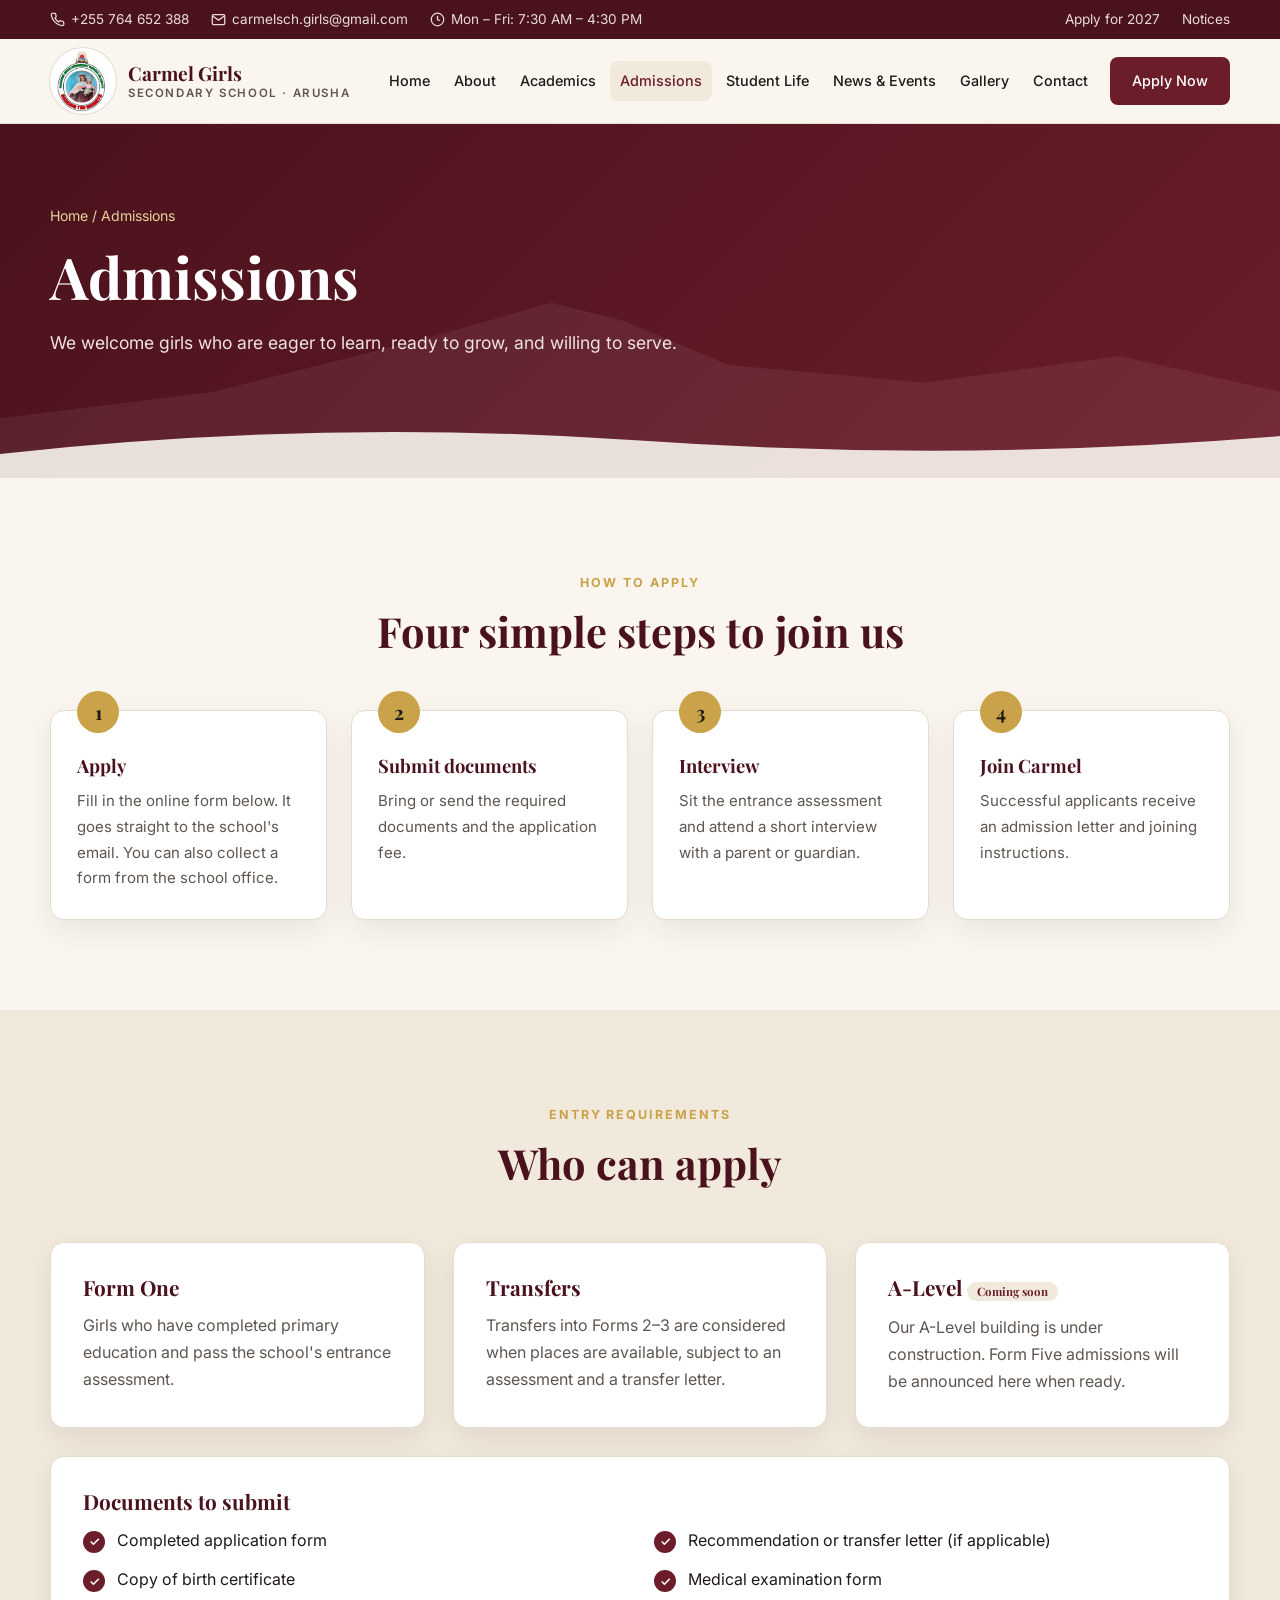
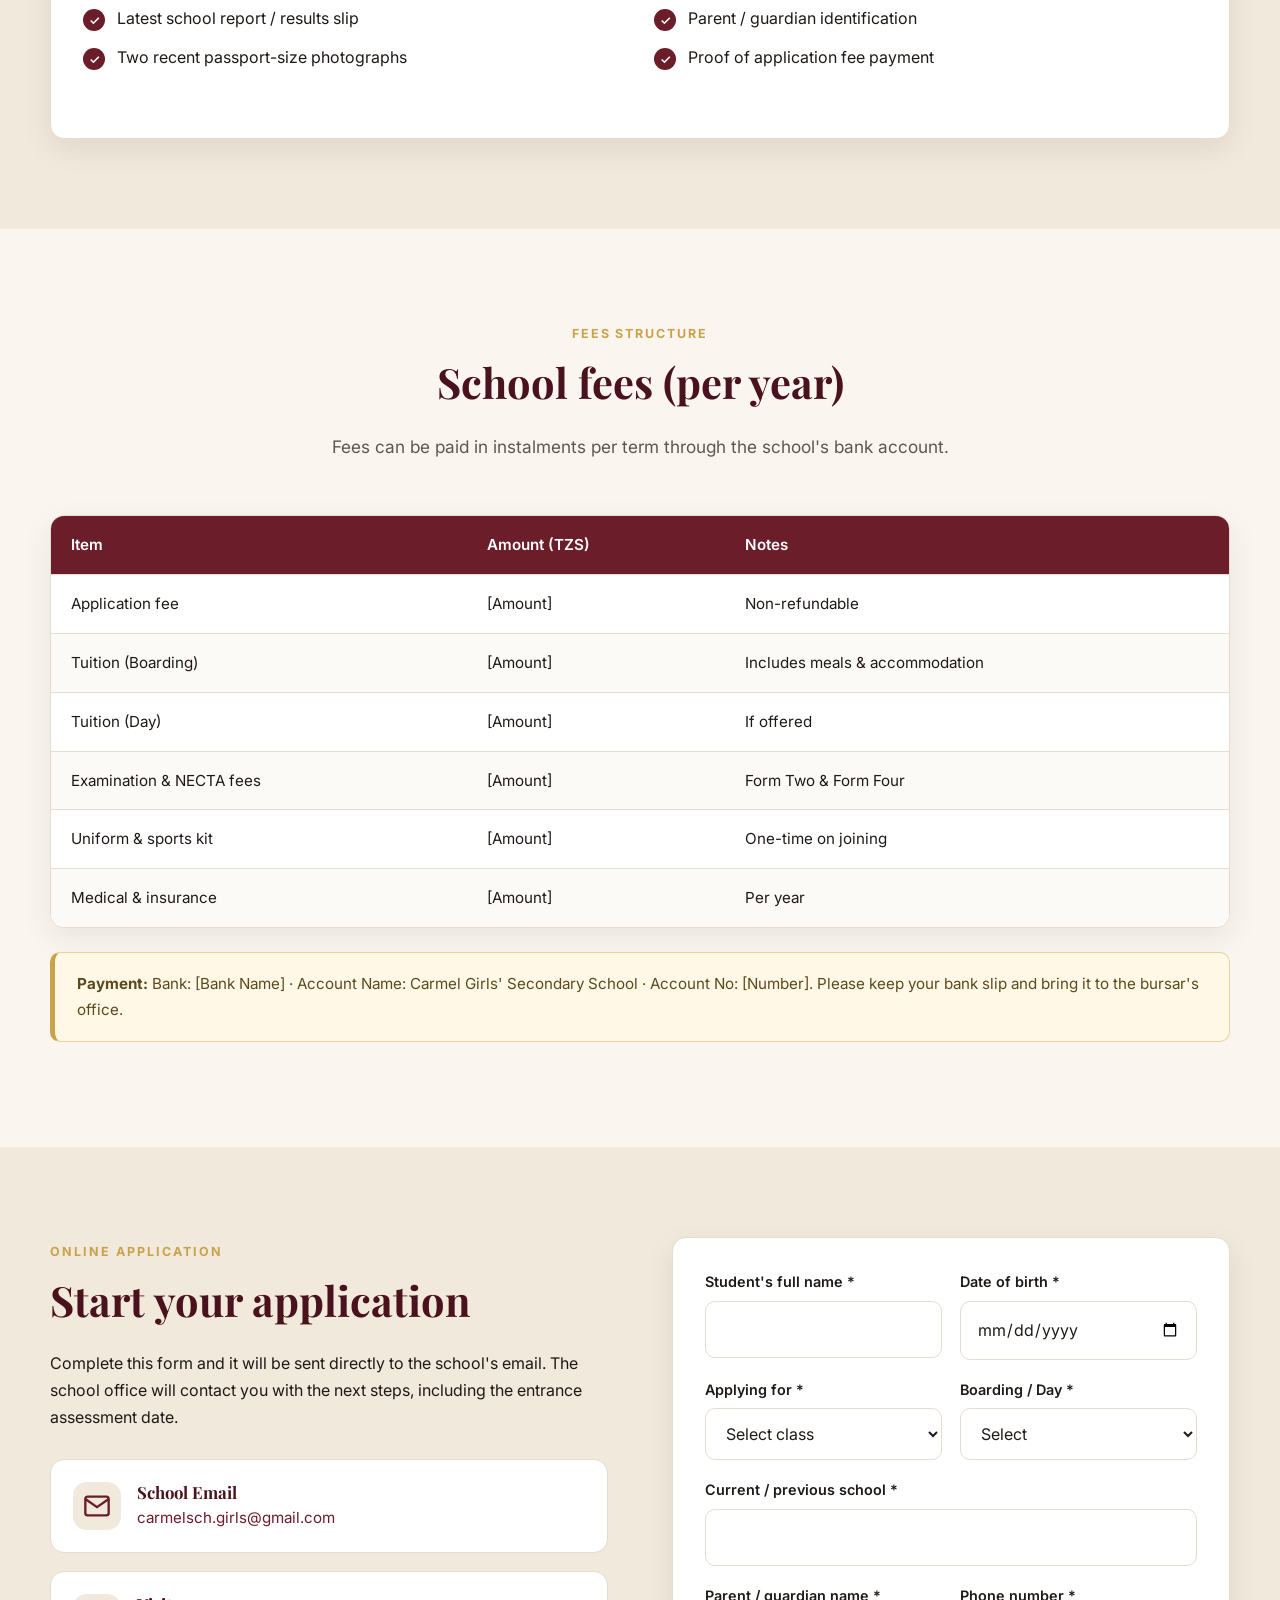
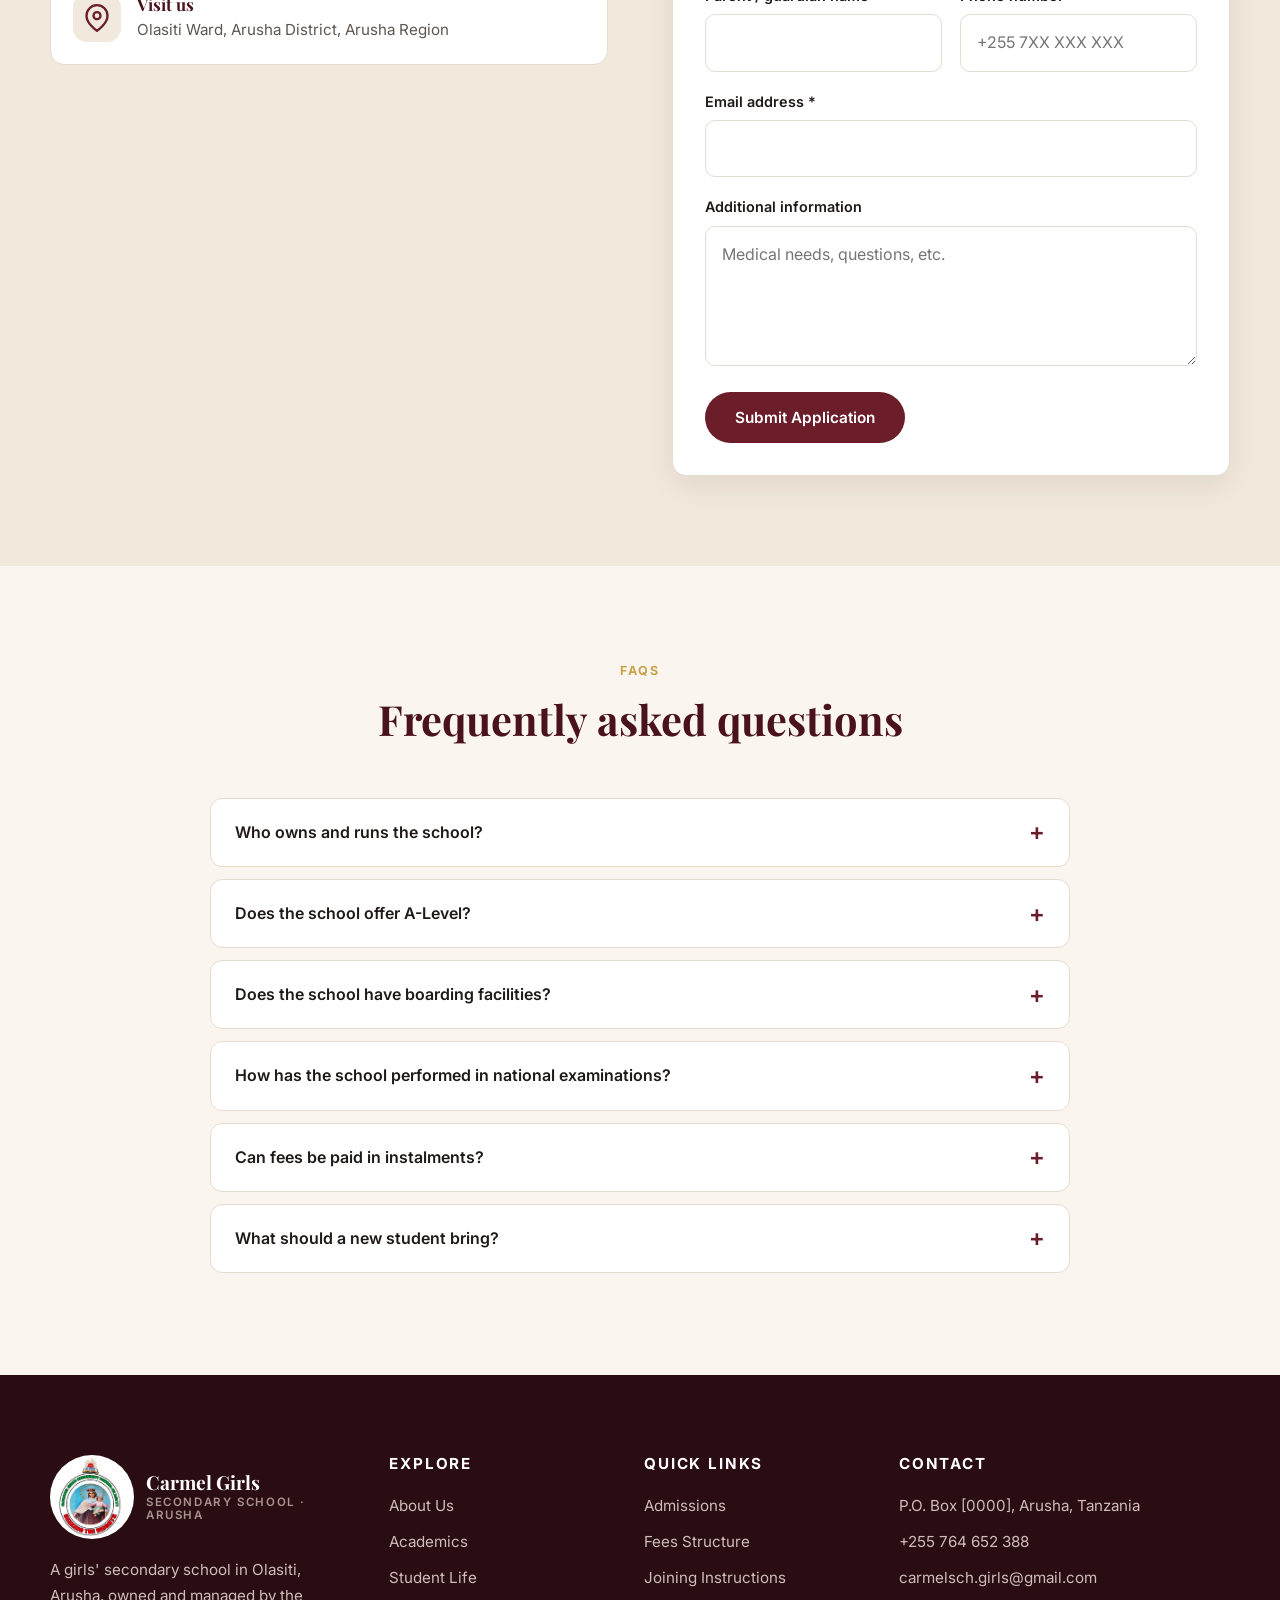
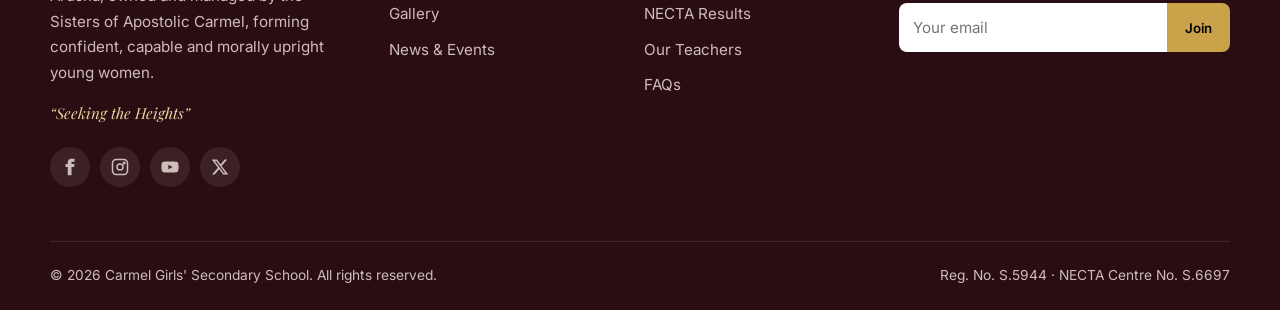
<file: admissions.html>
<!DOCTYPE html>
<html lang="en">
<head>
  <meta charset="UTF-8">
  <meta name="viewport" content="width=device-width, initial-scale=1.0">
  <title>Admissions | Carmel Girls' Secondary School, Arusha</title>
  <meta name="description" content="How to apply to Carmel Girls' Secondary School, Olasiti, Arusha: admission process, requirements, fees and online application.">
  <meta name="theme-color" content="#6b1d2a">
  <link rel="icon" href="images/logo-64.png" type="image/png">
  <link rel="apple-touch-icon" href="images/logo-180.png">
  <link rel="preconnect" href="https://fonts.googleapis.com">
  <link rel="preconnect" href="https://fonts.gstatic.com" crossorigin>
  <link href="https://fonts.googleapis.com/css2?family=Inter:wght@400;500;600;700&family=Playfair+Display:ital,wght@0,600;0,700;1,600&display=swap" rel="stylesheet">
  <link rel="stylesheet" href="css/style.css?v=20261119">
</head>
<body>
<div id="site-header"></div>

<main id="main">
  <section class="page-banner">
    <div class="container">
      <div class="breadcrumb"><a href="index.html">Home</a> / Admissions</div>
      <h1>Admissions</h1>
      <p>We welcome girls who are eager to learn, ready to grow, and willing to serve.</p>
    </div>
    <svg class="hero__mountain" viewBox="0 0 1440 220" preserveAspectRatio="none" aria-hidden="true"><path fill="rgba(255,255,255,.07)" d="M0 220V150l240-30 240-60 140-40 80 20 120 50 220 20 220-30 180 40v100z"/><path fill="#faf6ef" d="M0 220v-30q360-40 720-15t720-5v50z"/></svg>
  </section>

  <!-- PROCESS -->
  <section class="section">
    <div class="container">
      <div class="section-head reveal">
        <span class="eyebrow">How to Apply</span>
        <h2>Four simple steps to join us</h2>
      </div>
      <div class="steps">
        <div class="step reveal"><h3>Apply</h3><p>Fill in the online form below. It goes straight to the school's email. You can also collect a form from the school office.</p></div>
        <div class="step reveal"><h3>Submit documents</h3><p>Bring or send the required documents and the application fee.</p></div>
        <div class="step reveal"><h3>Interview</h3><p>Sit the entrance assessment and attend a short interview with a parent or guardian.</p></div>
        <div class="step reveal"><h3>Join Carmel</h3><p>Successful applicants receive an admission letter and joining instructions.</p></div>
      </div>
    </div>
  </section>

  <!-- ENTRY POINTS + REQUIREMENTS -->
  <section class="section section--sand" id="requirements">
    <div class="container">
      <div class="section-head reveal">
        <span class="eyebrow">Entry Requirements</span>
        <h2>Who can apply</h2>
      </div>
      <div class="grid grid--3">
        <div class="card reveal">
          <h3>Form One</h3>
          <p>Girls who have completed primary education and pass the school's entrance assessment.</p>
        </div>
        <div class="card reveal">
          <h3>Transfers</h3>
          <p>Transfers into Forms 2–3 are considered when places are available, subject to an assessment and a transfer letter.</p>
        </div>
        <div class="card reveal">
          <h3>A-Level <span class="badge">Coming soon</span></h3>
          <p>Our A-Level building is under construction. Form Five admissions will be announced here when ready.</p>
        </div>
      </div>
      <div class="card reveal" style="margin-top:28px">
        <h3>Documents to submit</h3>
        <div class="grid grid--2" style="gap:0 28px">
          <ul class="check-list">
            <li>Completed application form</li>
            <li>Copy of birth certificate</li>
            <li>Latest school report / results slip</li>
            <li>Two recent passport-size photographs</li>
          </ul>
          <ul class="check-list">
            <li>Recommendation or transfer letter (if applicable)</li>
            <li>Medical examination form</li>
            <li>Parent / guardian identification</li>
            <li>Proof of application fee payment</li>
          </ul>
        </div>
      </div>
    </div>
  </section>

  <!-- FEES -->
  <section class="section" id="fees">
    <div class="container">
      <div class="section-head reveal">
        <span class="eyebrow">Fees Structure</span>
        <h2>School fees (per year)</h2>
        <p>Fees can be paid in instalments per term through the school's bank account.</p>
      </div>
      <div class="table-wrap reveal">
        <table>
          <thead><tr><th>Item</th><th>Amount (TZS)</th><th>Notes</th></tr></thead>
          <tbody>
            <tr><td>Application fee</td><td>[Amount]</td><td>Non-refundable</td></tr>
            <tr><td>Tuition (Boarding)</td><td>[Amount]</td><td>Includes meals &amp; accommodation</td></tr>
            <tr><td>Tuition (Day)</td><td>[Amount]</td><td>If offered</td></tr>
            <tr><td>Examination &amp; NECTA fees</td><td>[Amount]</td><td>Form Two &amp; Form Four</td></tr>
            <tr><td>Uniform &amp; sports kit</td><td>[Amount]</td><td>One-time on joining</td></tr>
            <tr><td>Medical &amp; insurance</td><td>[Amount]</td><td>Per year</td></tr>
          </tbody>
        </table>
      </div>
      <p class="notice reveal" style="margin-top:24px"><strong>Payment:</strong> Bank: [Bank Name] · Account Name: Carmel Girls' Secondary School · Account No: [Number]. Please keep your bank slip and bring it to the bursar's office.</p>
    </div>
  </section>

  <!-- APPLICATION FORM -->
  <section class="section section--sand" id="apply">
    <div class="container split" style="align-items:start">
      <div class="reveal">
        <span class="eyebrow">Online Application</span>
        <h2>Start your application</h2>
        <p>Complete this form and it will be sent directly to the school's email. The school office will contact you with the next steps, including the entrance assessment date.</p>
        <div class="contact-info" style="margin-top:28px">
          <div class="contact-item">
            <div class="card__icon"><svg viewBox="0 0 24 24" fill="none" stroke="currentColor" stroke-width="2"><rect x="2" y="4" width="20" height="16" rx="2"/><path d="m22 6-10 7L2 6"/></svg></div>
            <div><h4>School Email</h4><p><a href="mailto:carmelsch.girls@gmail.com">carmelsch.girls@gmail.com</a></p></div>
          </div>
          <div class="contact-item">
            <div class="card__icon"><svg viewBox="0 0 24 24" fill="none" stroke="currentColor" stroke-width="2"><path d="M21 10c0 7-9 13-9 13S3 17 3 10a9 9 0 0 1 18 0z"/><circle cx="12" cy="10" r="3"/></svg></div>
            <div><h4>Visit us</h4><p data-school="location">Olasiti Ward, Arusha District, Arusha Region</p></div>
          </div>
        </div>
      </div>
      <div class="card reveal">
        <!-- Submissions are emailed to carmelsch.girls@gmail.com via FormSubmit. The very first submission sends an
             activation email to that inbox; click "Activate Form" in it once, and every later application will arrive. -->
        <form class="form" data-validate novalidate action="https://formsubmit.co/ajax/carmelsch.girls@gmail.com" method="POST">
          <input type="hidden" name="_subject" value="New Admission Application: Carmel Girls' Website">
          <input type="hidden" name="_template" value="table">
          <input type="text" name="_honey" style="display:none" tabindex="-1" autocomplete="off">
          <div class="field"><label for="sname">Student's full name *</label><input id="sname" name="Student name" required><div class="error">Please enter the student's name.</div></div>
          <div class="field"><label for="dob">Date of birth *</label><input id="dob" name="Date of birth" type="date" required><div class="error">Please enter date of birth.</div></div>
          <div class="field"><label for="level">Applying for *</label>
            <select id="level" name="Applying for" required>
              <option value="">Select class</option>
              <option>Form One</option><option>Form Two (transfer)</option><option>Form Three (transfer)</option>
            </select><div class="error">Please choose a class.</div></div>
          <div class="field"><label for="mode">Boarding / Day *</label>
            <select id="mode" name="Boarding or Day" required><option value="">Select</option><option>Boarding</option><option>Day</option></select>
            <div class="error">Please choose an option.</div></div>
          <div class="field full"><label for="prev">Current / previous school *</label><input id="prev" name="Previous school" required><div class="error">Please enter the previous school.</div></div>
          <div class="field"><label for="pname">Parent / guardian name *</label><input id="pname" name="Parent or guardian" required><div class="error">Please enter a name.</div></div>
          <div class="field"><label for="pphone">Phone number *</label><input id="pphone" name="Phone" type="tel" placeholder="+255 7XX XXX XXX" required><div class="error">Please enter a valid phone number.</div></div>
          <div class="field full"><label for="pemail">Email address *</label><input id="pemail" name="email" type="email" required><div class="error">Please enter a valid email.</div></div>
          <div class="field full"><label for="notes">Additional information</label><textarea id="notes" name="Additional information" placeholder="Medical needs, questions, etc."></textarea></div>
          <div class="full"><button type="submit" class="btn btn--maroon">Submit Application</button>
            <div class="form-success" role="status">Thank you! Your application has been sent to the school. The office will contact you shortly.</div></div>
        </form>
      </div>
    </div>
  </section>

  <!-- FAQ -->
  <section class="section" id="faq">
    <div class="container">
      <div class="section-head reveal">
        <span class="eyebrow">FAQs</span>
        <h2>Frequently asked questions</h2>
      </div>
      <div class="faq reveal">
        <details><summary>Who owns and runs the school?</summary><p>Carmel Girls' Secondary School is owned and managed by the Sisters of Apostolic Carmel.</p></details>
        <details><summary>Does the school offer A-Level?</summary><p>Not yet. The school currently offers Ordinary Level (Form 1–4). An A-Level building is under construction, and Form Five admissions will be announced when it is ready.</p></details>
        <details><summary>Does the school have boarding facilities?</summary><p>Yes. A new dormitory, kitchen and dining hall were completed in 2025.</p></details>
        <details><summary>How has the school performed in national examinations?</summary><p>All candidates achieved Division One in the Form Two National Assessment (FTNA) in both 2024 (63 candidates) and 2025 (106 candidates). See the <a href="academics.html#results">results page</a>.</p></details>
        <details><summary>Can fees be paid in instalments?</summary><p>Yes, fees can be paid termly. Contact the school office to agree on a payment plan.</p></details>
        <details><summary>What should a new student bring?</summary><p>A full list of items is included in the joining instructions sent with the admission letter.</p></details>
      </div>
    </div>
  </section>
</main>

<div id="site-footer"></div>
<script src="js/main.js?v=20261119"></script>
</body>
</html>
</file>
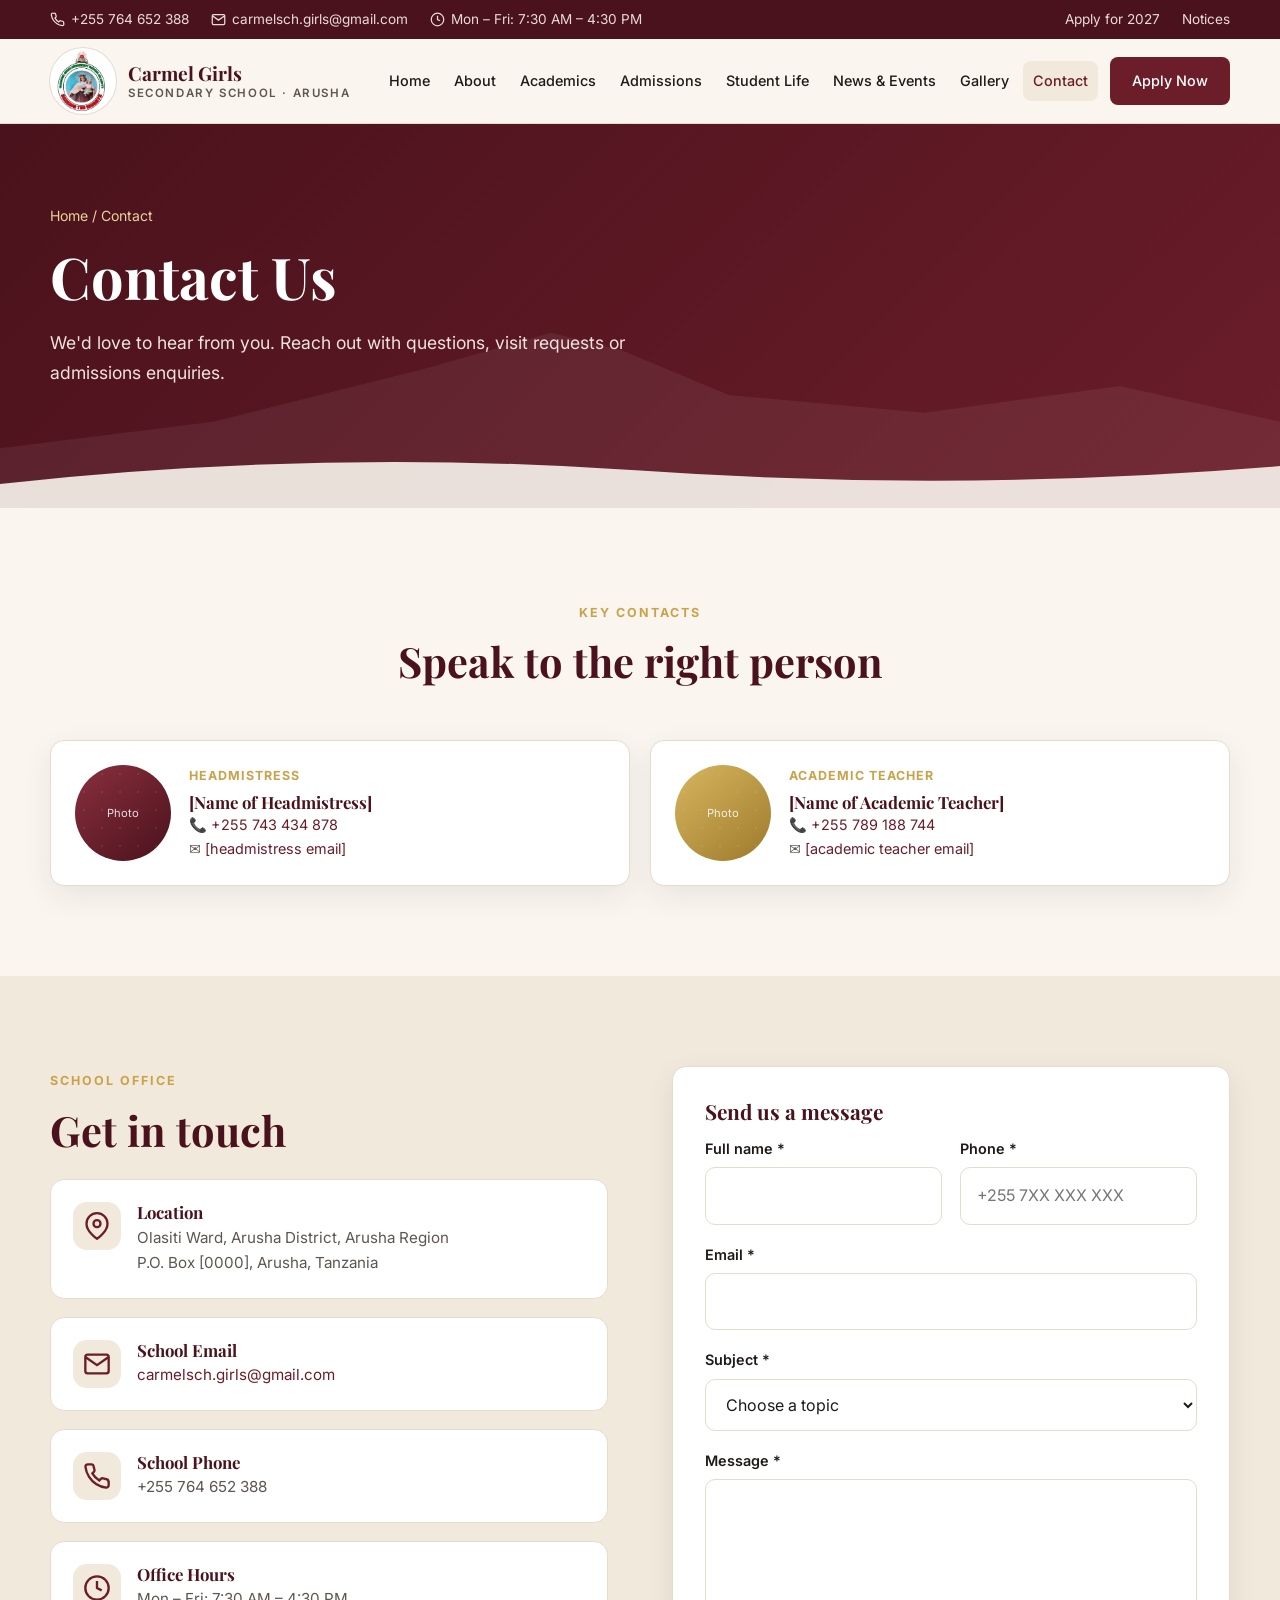
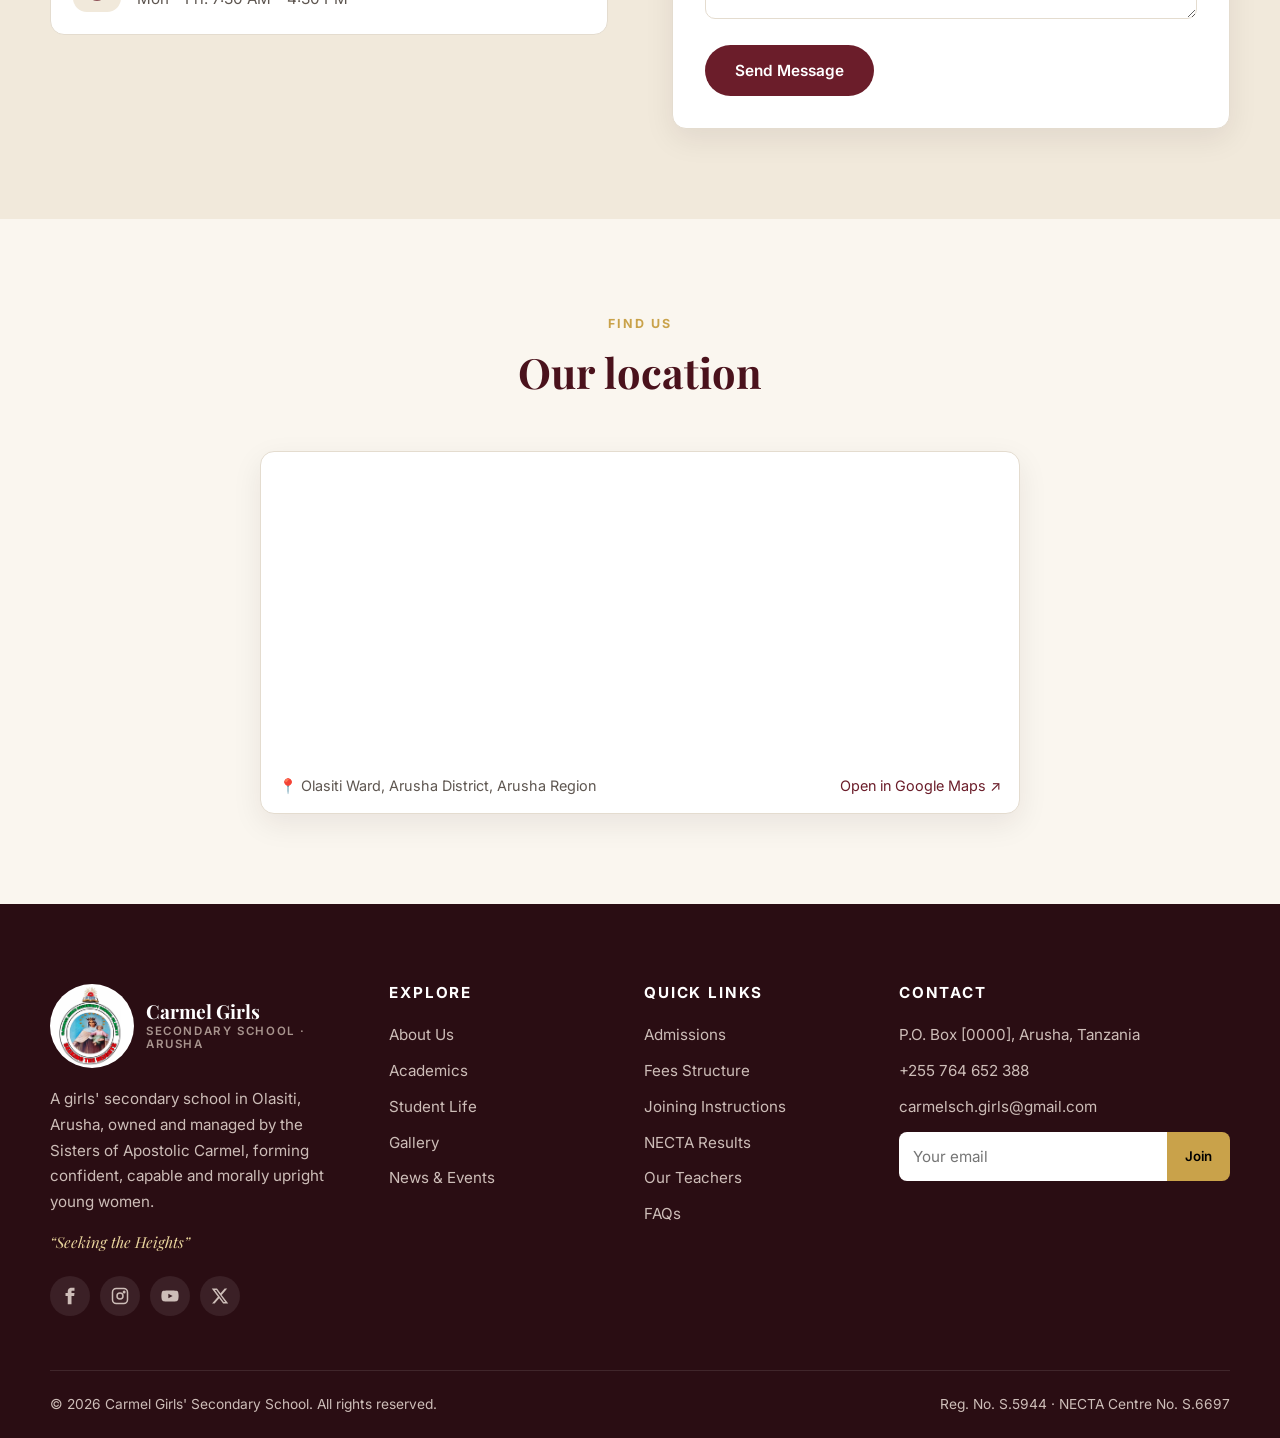
<file: contact.html>
<!DOCTYPE html>
<html lang="en">
<head>
  <meta charset="UTF-8">
  <meta name="viewport" content="width=device-width, initial-scale=1.0">
  <title>Contact Us | Carmel Girls' Secondary School, Arusha</title>
  <meta name="description" content="Contact Carmel Girls' Secondary School in Olasiti, Arusha: Headmistress, Academic Teacher, school email and location map.">
  <meta name="theme-color" content="#6b1d2a">
  <link rel="icon" href="images/logo-64.png" type="image/png">
  <link rel="apple-touch-icon" href="images/logo-180.png">
  <link rel="preconnect" href="https://fonts.googleapis.com">
  <link rel="preconnect" href="https://fonts.gstatic.com" crossorigin>
  <link href="https://fonts.googleapis.com/css2?family=Inter:wght@400;500;600;700&family=Playfair+Display:ital,wght@0,600;0,700;1,600&display=swap" rel="stylesheet">
  <link rel="stylesheet" href="css/style.css?v=20261119">
</head>
<body>
<div id="site-header"></div>

<main id="main">
  <section class="page-banner">
    <div class="container">
      <div class="breadcrumb"><a href="index.html">Home</a> / Contact</div>
      <h1>Contact Us</h1>
      <p>We'd love to hear from you. Reach out with questions, visit requests or admissions enquiries.</p>
    </div>
    <svg class="hero__mountain" viewBox="0 0 1440 220" preserveAspectRatio="none" aria-hidden="true"><path fill="rgba(255,255,255,.07)" d="M0 220V150l240-30 240-60 140-40 80 20 120 50 220 20 220-30 180 40v100z"/><path fill="#faf6ef" d="M0 220v-30q360-40 720-15t720-5v50z"/></svg>
  </section>

  <!-- KEY CONTACTS -->
  <section class="section">
    <div class="container">
      <div class="section-head reveal">
        <span class="eyebrow">Key Contacts</span>
        <h2>Speak to the right person</h2>
      </div>
      <!-- Add photos: place <img src="images/headmistress.jpg" alt="Headmistress"> inside each .photo div -->
      <div class="people reveal">
        <div class="person">
          <div class="photo"><div class="photo__label">Photo</div></div>
          <div>
            <span class="person__role">Headmistress</span>
            <h4>[Name of Headmistress]</h4>
            <p>📞 <a href="tel:+255743434878">+255 743 434 878</a></p>
            <p>✉️ <a href="mailto:headmistress@example.com">[headmistress email]</a></p>
          </div>
        </div>
        <div class="person">
          <div class="photo photo--gold"><div class="photo__label">Photo</div></div>
          <div>
            <span class="person__role">Academic Teacher</span>
            <h4>[Name of Academic Teacher]</h4>
            <p>📞 <a href="tel:+255789188744">+255 789 188 744</a></p>
            <p>✉️ <a href="mailto:academic@example.com">[academic teacher email]</a></p>
          </div>
        </div>
      </div>
    </div>
  </section>

  <section class="section section--sand">
    <div class="container split" style="align-items:start">
      <div class="reveal">
        <span class="eyebrow">School Office</span>
        <h2>Get in touch</h2>
        <div class="contact-info">
          <div class="contact-item">
            <div class="card__icon"><svg viewBox="0 0 24 24" fill="none" stroke="currentColor" stroke-width="2"><path d="M21 10c0 7-9 13-9 13S3 17 3 10a9 9 0 0 1 18 0z"/><circle cx="12" cy="10" r="3"/></svg></div>
            <div><h4>Location</h4><p data-school="location">Olasiti Ward, Arusha District, Arusha Region</p><p data-school="poBox">P.O. Box [0000], Arusha, Tanzania</p></div>
          </div>
          <div class="contact-item">
            <div class="card__icon"><svg viewBox="0 0 24 24" fill="none" stroke="currentColor" stroke-width="2"><rect x="2" y="4" width="20" height="16" rx="2"/><path d="m22 6-10 7L2 6"/></svg></div>
            <div><h4>School Email</h4><p><a href="mailto:carmelsch.girls@gmail.com">carmelsch.girls@gmail.com</a></p></div>
          </div>
          <div class="contact-item">
            <div class="card__icon"><svg viewBox="0 0 24 24" fill="none" stroke="currentColor" stroke-width="2"><path d="M22 16.9v3a2 2 0 0 1-2.2 2 19.8 19.8 0 0 1-8.6-3.1 19.5 19.5 0 0 1-6-6A19.8 19.8 0 0 1 2.1 4.2 2 2 0 0 1 4.1 2h3a2 2 0 0 1 2 1.7c.1.9.4 1.8.7 2.7a2 2 0 0 1-.5 2.1L8 9.8a16 16 0 0 0 6 6l1.3-1.3a2 2 0 0 1 2.1-.4c.9.3 1.8.6 2.7.7a2 2 0 0 1 1.7 2z"/></svg></div>
            <div><h4>School Phone</h4><p data-school="phone">+255 764 652 388</p></div>
          </div>
          <div class="contact-item">
            <div class="card__icon"><svg viewBox="0 0 24 24" fill="none" stroke="currentColor" stroke-width="2"><circle cx="12" cy="12" r="10"/><path d="M12 6v6l4 2"/></svg></div>
            <div><h4>Office Hours</h4><p data-school="hours">Mon – Fri: 7:30 AM – 4:30 PM</p></div>
          </div>
        </div>
      </div>

      <div class="card reveal">
        <h3>Send us a message</h3>
        <form class="form" data-validate novalidate action="https://formsubmit.co/ajax/carmelsch.girls@gmail.com" method="POST">
          <input type="hidden" name="_subject" value="New Message: Carmel Girls' Website">
          <input type="hidden" name="_template" value="table">
          <input type="text" name="_honey" style="display:none" tabindex="-1" autocomplete="off">
          <div class="field"><label for="cname">Full name *</label><input id="cname" name="Name" required><div class="error">Please enter your name.</div></div>
          <div class="field"><label for="cphone">Phone *</label><input id="cphone" name="Phone" type="tel" placeholder="+255 7XX XXX XXX" required><div class="error">Please enter a valid phone number.</div></div>
          <div class="field full"><label for="cemail">Email *</label><input id="cemail" name="email" type="email" required><div class="error">Please enter a valid email.</div></div>
          <div class="field full"><label for="subject">Subject *</label>
            <select id="subject" name="Topic" required>
              <option value="">Choose a topic</option>
              <option>Admissions enquiry</option><option>Book a campus visit</option><option>Fees &amp; payments</option><option>Academic matters</option><option>Other</option>
            </select><div class="error">Please choose a subject.</div></div>
          <div class="field full"><label for="message">Message *</label><textarea id="message" name="Message" required></textarea><div class="error">Please write your message.</div></div>
          <div class="full"><button type="submit" class="btn btn--maroon">Send Message</button>
            <div class="form-success" role="status">Thank you for contacting us! Your message has been sent to the school.</div></div>
        </form>
      </div>
    </div>
  </section>

  <!-- MAP -->
  <section class="section">
    <div class="container">
      <div class="section-head reveal">
        <span class="eyebrow">Find Us</span>
        <h2>Our location</h2>
      </div>
      <div class="map-box reveal">
        <!-- The school is not yet listed on Google Maps, so this shows Olasiti Ward.
             For an exact pin, replace "Olasiti,+Arusha,+Tanzania" in BOTH links below with the school's
             GPS coordinates, e.g. q=-3.3912,36.6457 (get them by long-pressing the school's spot in Google Maps). -->
        <iframe title="Map: Olasiti, Arusha (location of Carmel Girls' Secondary School)" loading="lazy" referrerpolicy="no-referrer-when-downgrade"
          src="https://www.google.com/maps?q=Olasiti,+Arusha,+Tanzania&z=14&output=embed"></iframe>
        <div class="map-box__caption">
          <span>📍 Olasiti Ward, Arusha District, Arusha Region</span>
          <a href="https://www.google.com/maps/search/?api=1&query=Olasiti,+Arusha,+Tanzania" target="_blank" rel="noopener">Open in Google Maps ↗</a>
        </div>
      </div>
    </div>
  </section>
</main>

<div id="site-footer"></div>
<script src="js/main.js?v=20261119"></script>
</body>
</html>
</file>
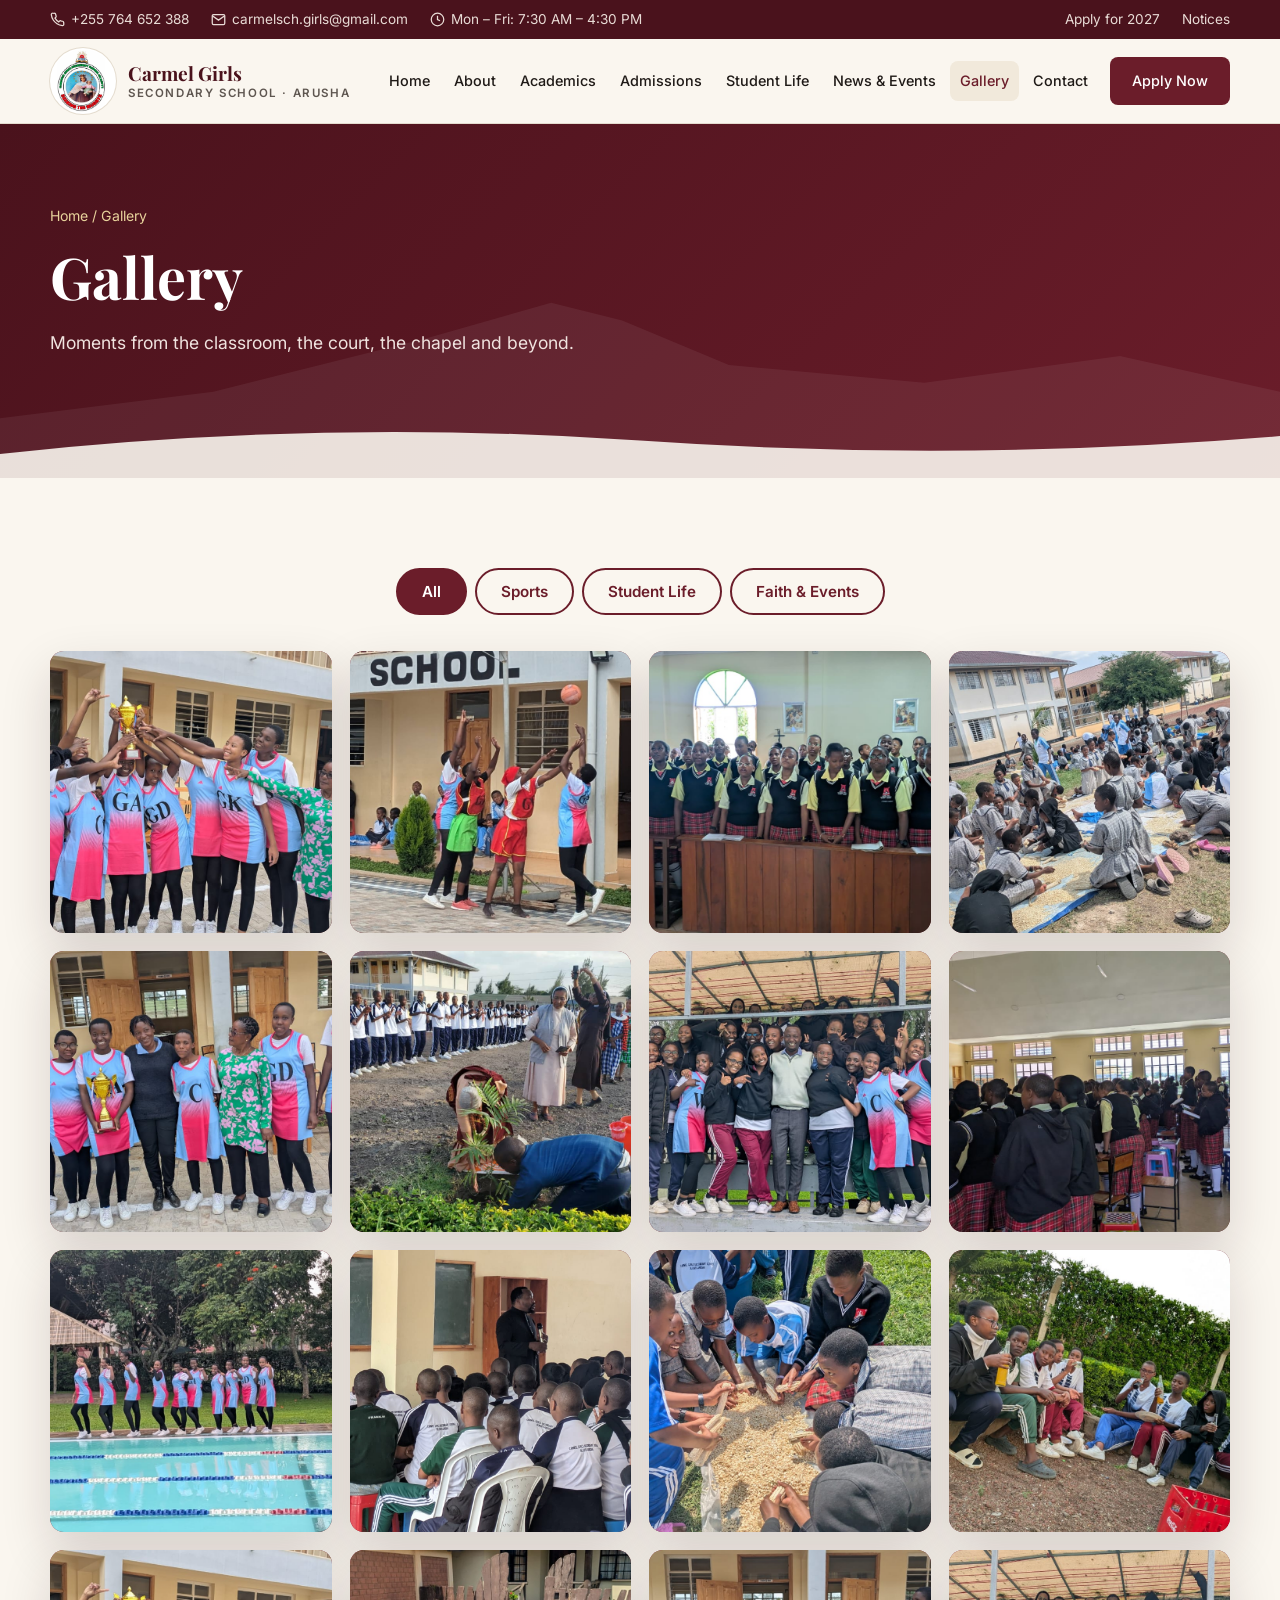
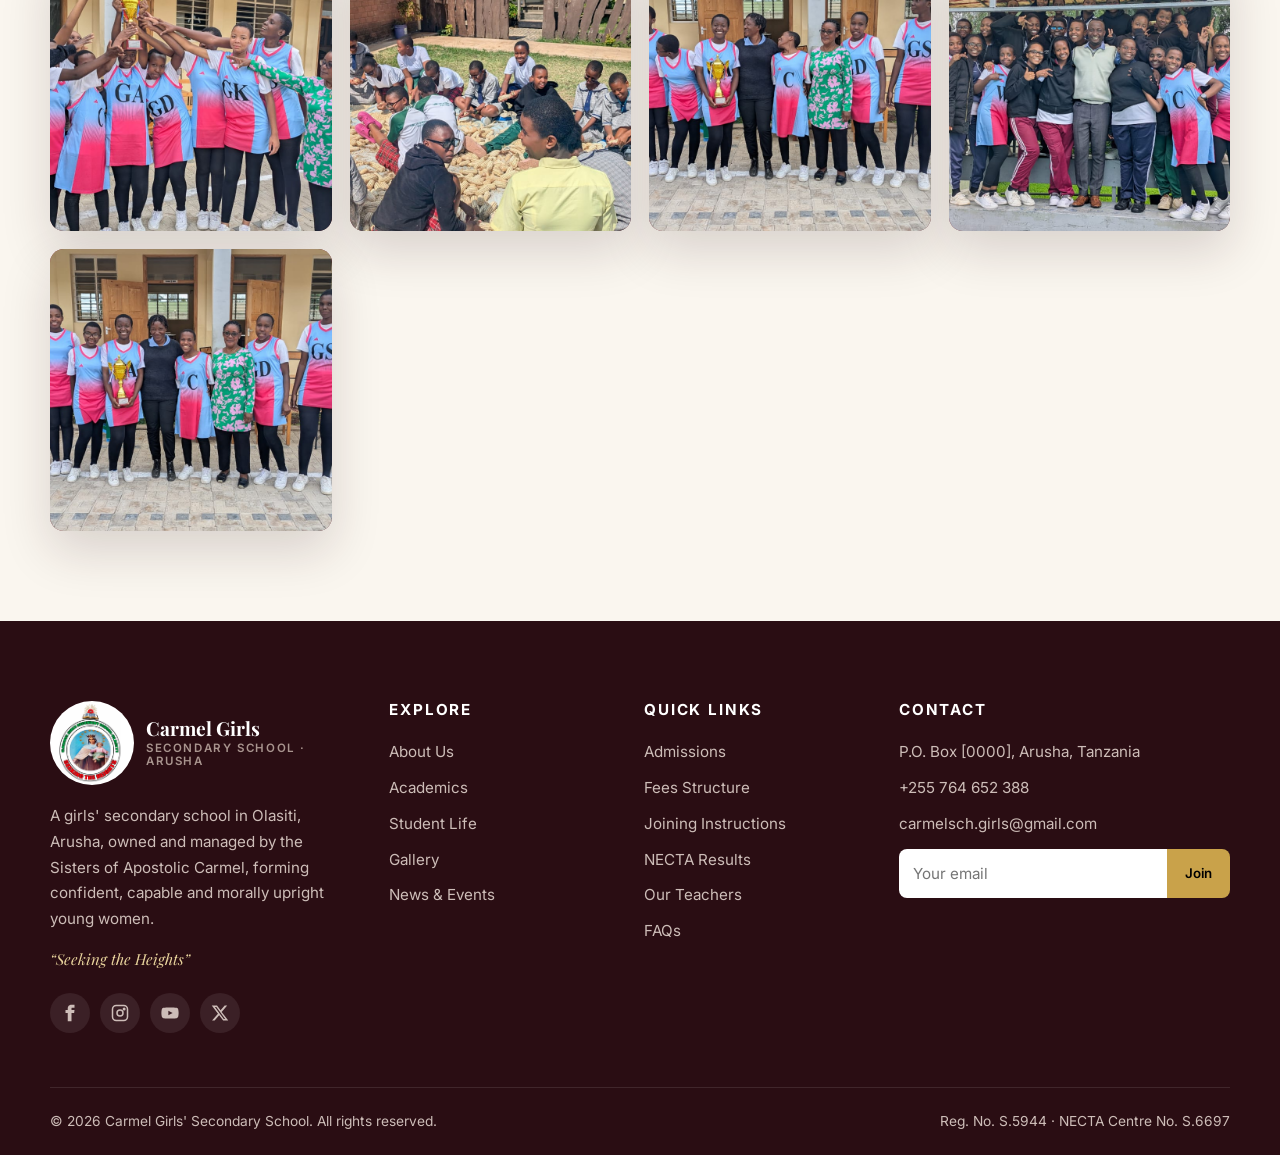
<file: gallery.html>
<!DOCTYPE html>
<html lang="en">
<head>
  <meta charset="UTF-8">
  <meta name="viewport" content="width=device-width, initial-scale=1.0">
  <title>Gallery | Carmel Girls' Secondary School, Arusha</title>
  <meta name="description" content="Photos of sports, student life, faith and events at Carmel Girls' Secondary School, Olasiti, Arusha.">
  <meta name="theme-color" content="#6b1d2a">
  <link rel="icon" href="images/logo-64.png" type="image/png">
  <link rel="apple-touch-icon" href="images/logo-180.png">
  <link rel="preconnect" href="https://fonts.googleapis.com">
  <link rel="preconnect" href="https://fonts.gstatic.com" crossorigin>
  <link href="https://fonts.googleapis.com/css2?family=Inter:wght@400;500;600;700&family=Playfair+Display:ital,wght@0,600;0,700;1,600&display=swap" rel="stylesheet">
  <link rel="stylesheet" href="css/style.css?v=20261119">
</head>
<body>
<div id="site-header"></div>

<main id="main">
  <section class="page-banner">
    <div class="container">
      <div class="breadcrumb"><a href="index.html">Home</a> / Gallery</div>
      <h1>Gallery</h1>
      <p>Moments from the classroom, the court, the chapel and beyond.</p>
    </div>
    <svg class="hero__mountain" viewBox="0 0 1440 220" preserveAspectRatio="none" aria-hidden="true"><path fill="rgba(255,255,255,.07)" d="M0 220V150l240-30 240-60 140-40 80 20 120 50 220 20 220-30 180 40v100z"/><path fill="#faf6ef" d="M0 220v-30q360-40 720-15t720-5v50z"/></svg>
  </section>

  <section class="section">
    <div class="container">
      <div class="filters">
        <button class="tab-btn active" data-filter="all">All</button>
        <button class="tab-btn" data-filter="sports">Sports</button>
        <button class="tab-btn" data-filter="life">Student Life</button>
        <button class="tab-btn" data-filter="events">Faith &amp; Events</button>
      </div>
      <!-- To add a photo: copy it into images/photos/ and duplicate one of the buttons below. -->
      <div class="gallery">
        <button class="gallery__item" data-cat="sports" data-caption="Netball champions lift their trophy"><div class="photo"><img src="images/photos/netball-trophy-celebration.jpg" alt="Netball team lifting a trophy with their teachers" loading="lazy"></div></button>
        <button class="gallery__item" data-cat="sports" data-caption="Netball match in front of the school building"><div class="photo"><img src="images/photos/netball-match.jpg" alt="Netball match with students watching from the balcony" loading="lazy" style="object-position:center 60%"></div></button>
        <button class="gallery__item" data-cat="events" data-caption="Students singing in the chapel"><div class="photo"><img src="images/photos/choir-chapel.jpg" alt="Students singing in the chapel" loading="lazy"></div></button>
        <button class="gallery__item" data-cat="life" data-caption="Teamwork during the maize harvest"><div class="photo"><img src="images/photos/campus-maize-harvest.jpg" alt="Students shelling maize on the school grounds" loading="lazy"></div></button>
        <button class="gallery__item" data-cat="sports" data-caption="The netball team with their trophy and teachers"><div class="photo"><img src="images/photos/netball-trophy-team.jpg" alt="Netball team posing with their trophy and teachers" loading="lazy"></div></button>
        <button class="gallery__item" data-cat="events" data-caption="Tree planting with the Sisters of Apostolic Carmel"><div class="photo"><img src="images/photos/tree-planting.jpg" alt="Tree planting ceremony with the Sisters and students" loading="lazy"></div></button>
        <button class="gallery__item" data-cat="sports" data-caption="Players and supporters celebrate together"><div class="photo"><img src="images/photos/netball-squad-supporters.jpg" alt="Netball players and supporters with a teacher" loading="lazy"></div></button>
        <button class="gallery__item" data-cat="life" data-caption="Students in class"><div class="photo"><img src="images/photos/students-in-class.jpg" alt="Students in class" loading="lazy"></div></button>
        <button class="gallery__item" data-cat="sports" data-caption="The netball team by the pool"><div class="photo"><img src="images/photos/netball-team-poolside.jpg" alt="Netball team posing beside a swimming pool" loading="lazy"></div></button>
        <button class="gallery__item" data-cat="events" data-caption="Students listen to a guest speaker"><div class="photo"><img src="images/photos/guest-speaker.jpg" alt="Students listening to a speaker in the school hall" loading="lazy"></div></button>
        <button class="gallery__item" data-cat="life" data-caption="Shelling maize together"><div class="photo"><img src="images/photos/maize-shelling-closeup.jpg" alt="Students shelling maize together" loading="lazy"></div></button>
        <button class="gallery__item" data-cat="life" data-caption="Relaxing after an afternoon of activities"><div class="photo"><img src="images/photos/students-relaxing.jpg" alt="Students relaxing together with a teacher" loading="lazy"></div></button>
        <button class="gallery__item" data-cat="sports" data-caption="Celebrating the trophy win"><div class="photo"><img src="images/photos/netball-trophy-celebration-2.jpg" alt="Netball team raising a trophy" loading="lazy"></div></button>
        <button class="gallery__item" data-cat="life" data-caption="Working together on the lawn"><div class="photo"><img src="images/photos/maize-shelling-garden.jpg" alt="Students shelling maize on the lawn" loading="lazy"></div></button>
        <button class="gallery__item" data-cat="sports" data-caption="Proud champions"><div class="photo"><img src="images/photos/netball-trophy-team-2.jpg" alt="Netball team with their trophy" loading="lazy"></div></button>
        <button class="gallery__item" data-cat="sports" data-caption="Team spirit"><div class="photo"><img src="images/photos/netball-squad-supporters-2.jpg" alt="Netball players and supporters" loading="lazy"></div></button>
        <button class="gallery__item" data-cat="sports" data-caption="The champions with their coaches"><div class="photo"><img src="images/photos/netball-trophy-team-3.jpg" alt="Netball team with coaches and trophy" loading="lazy"></div></button>
      </div>
    </div>
  </section>
</main>

<div class="lightbox" id="lightbox" role="dialog" aria-modal="true" aria-label="Image viewer">
  <button class="lightbox__close" aria-label="Close">×</button>
  <div class="lightbox__content"><div class="lightbox__media"></div><p class="lightbox__caption"></p></div>
</div>

<div id="site-footer"></div>
<script src="js/main.js?v=20261119"></script>
</body>
</html>
</file>
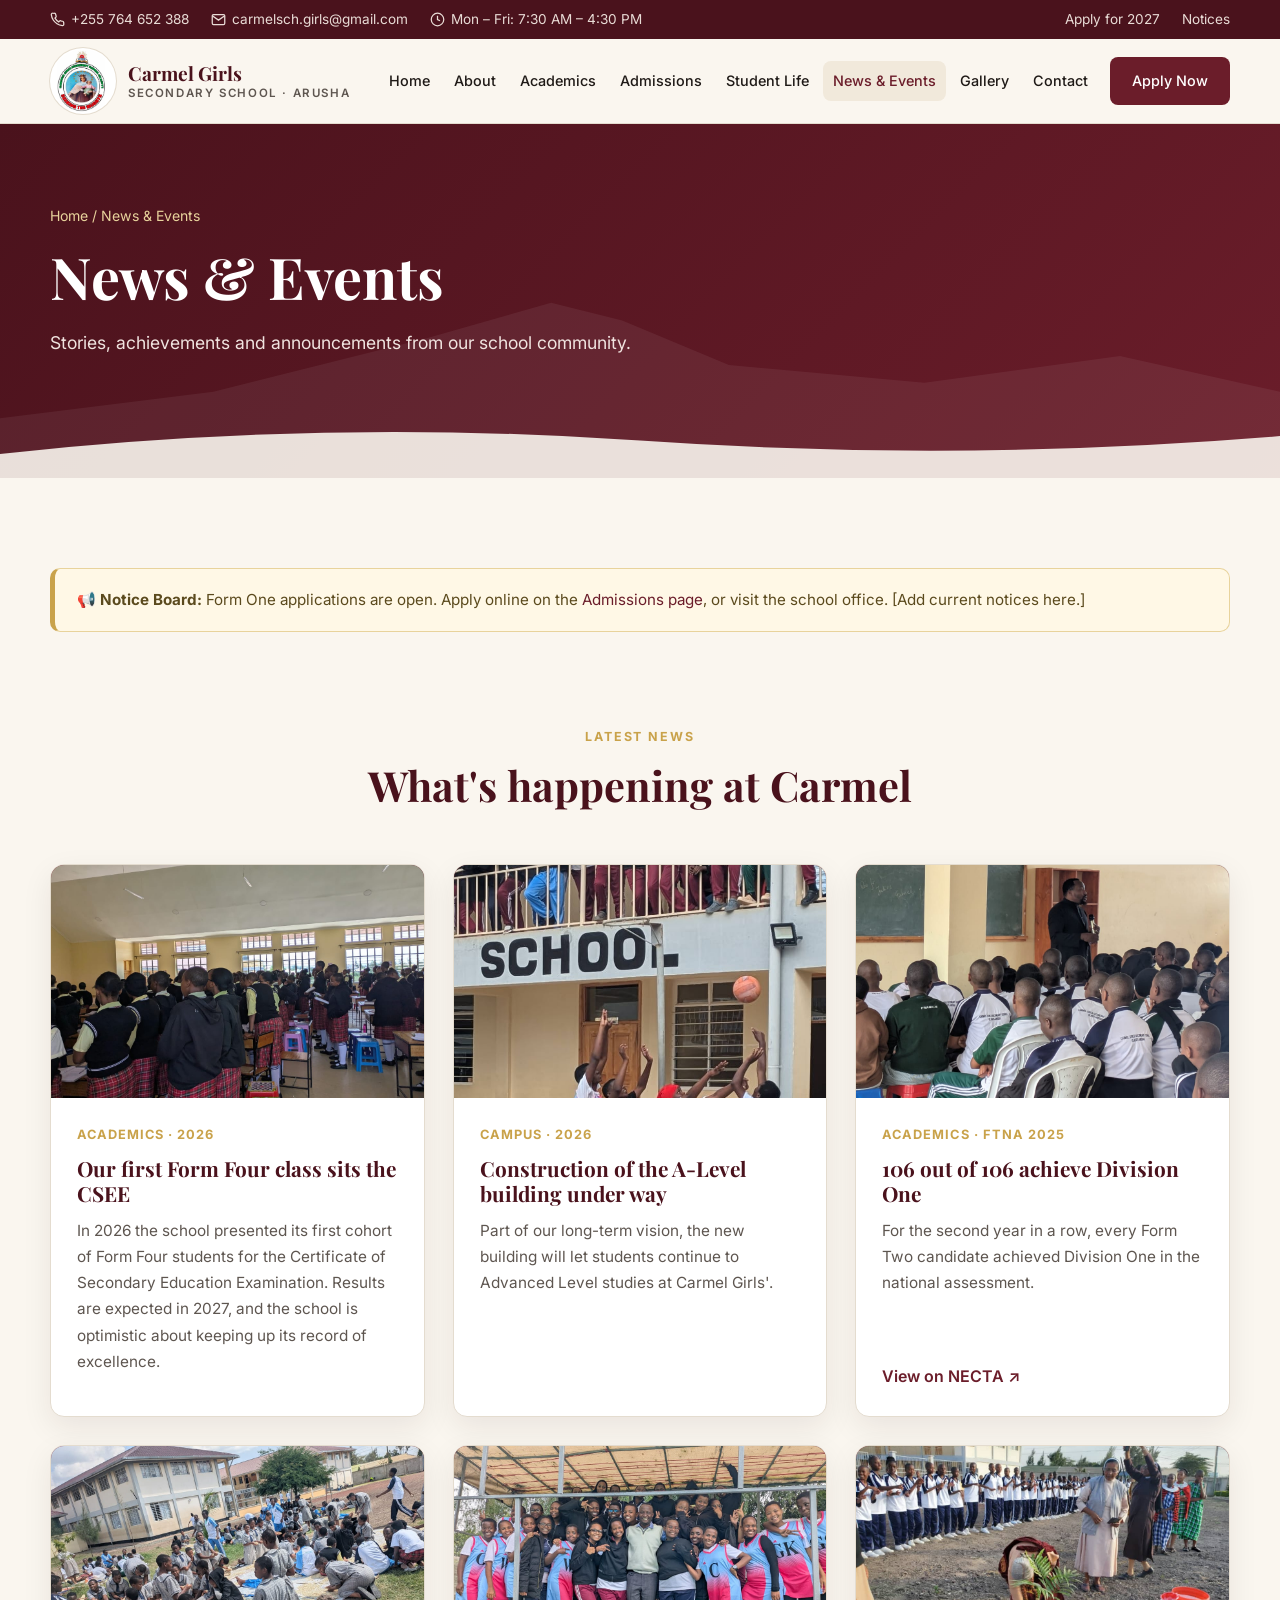
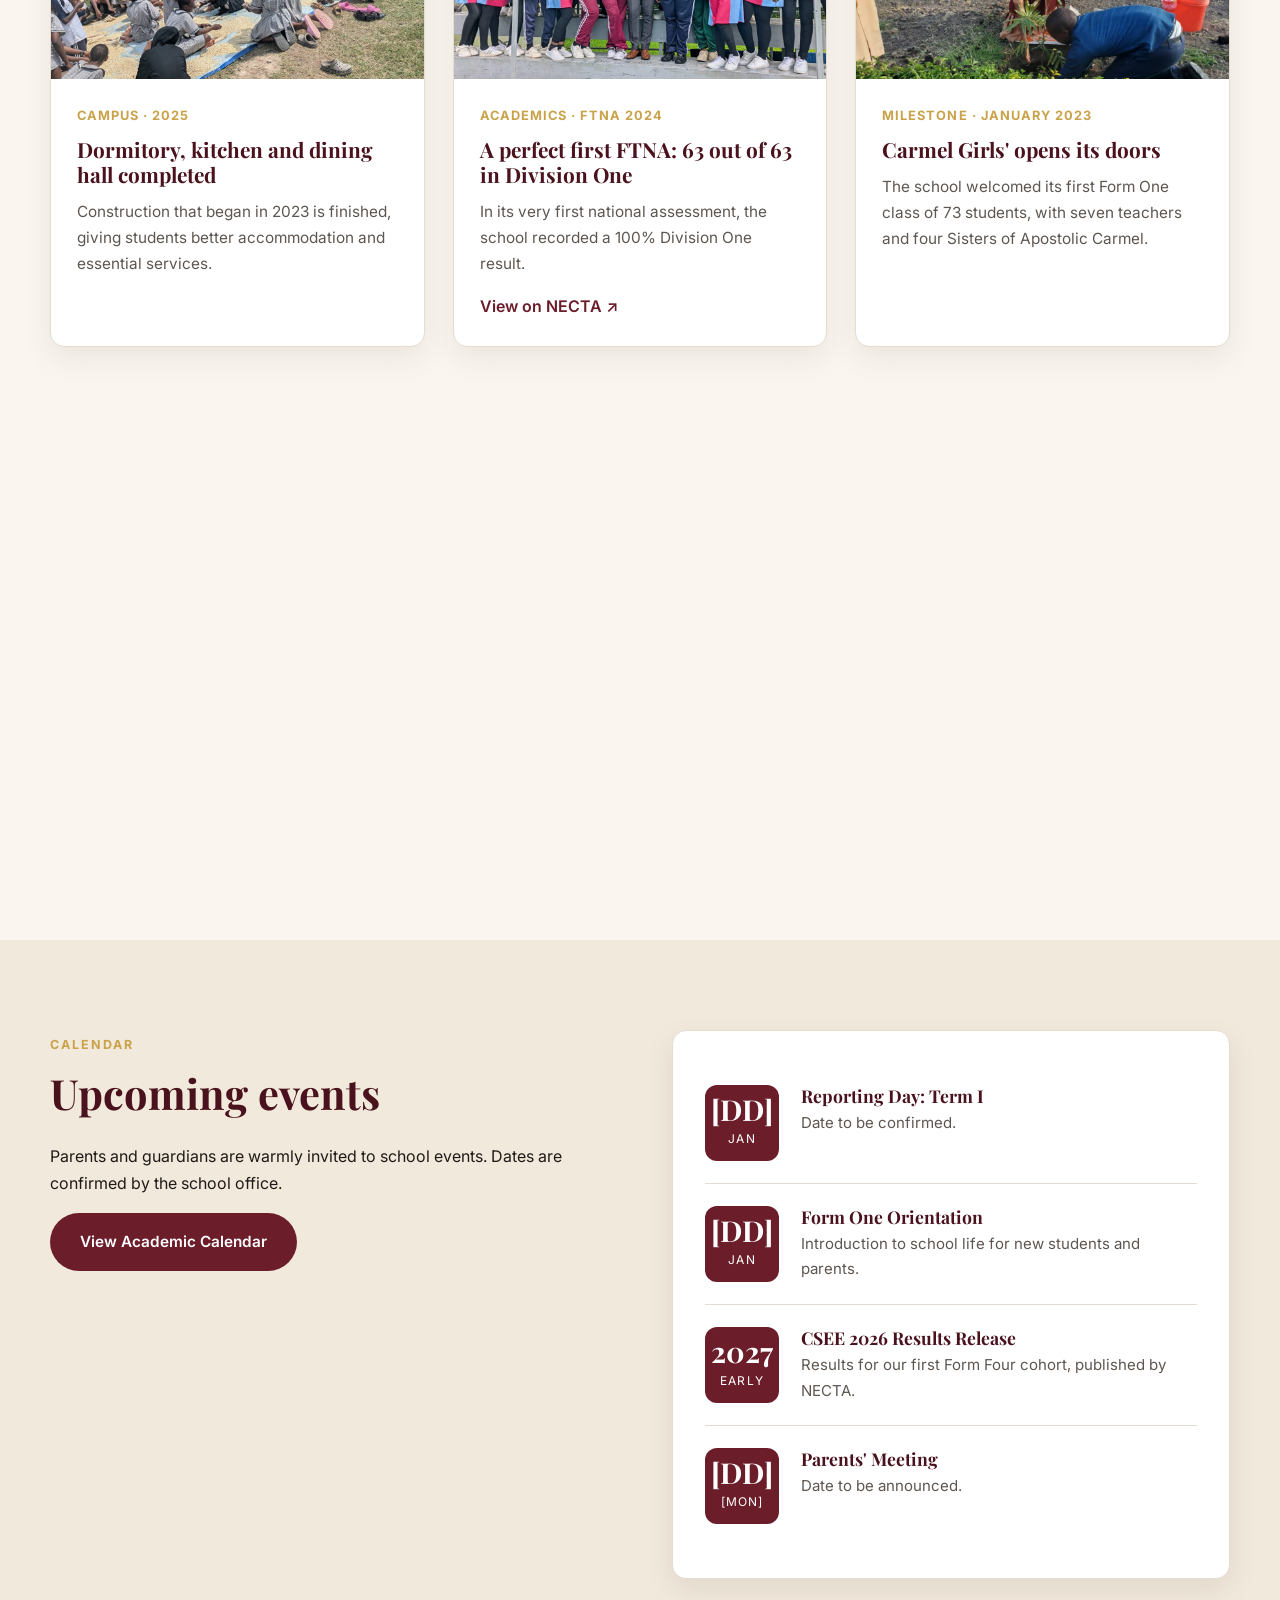
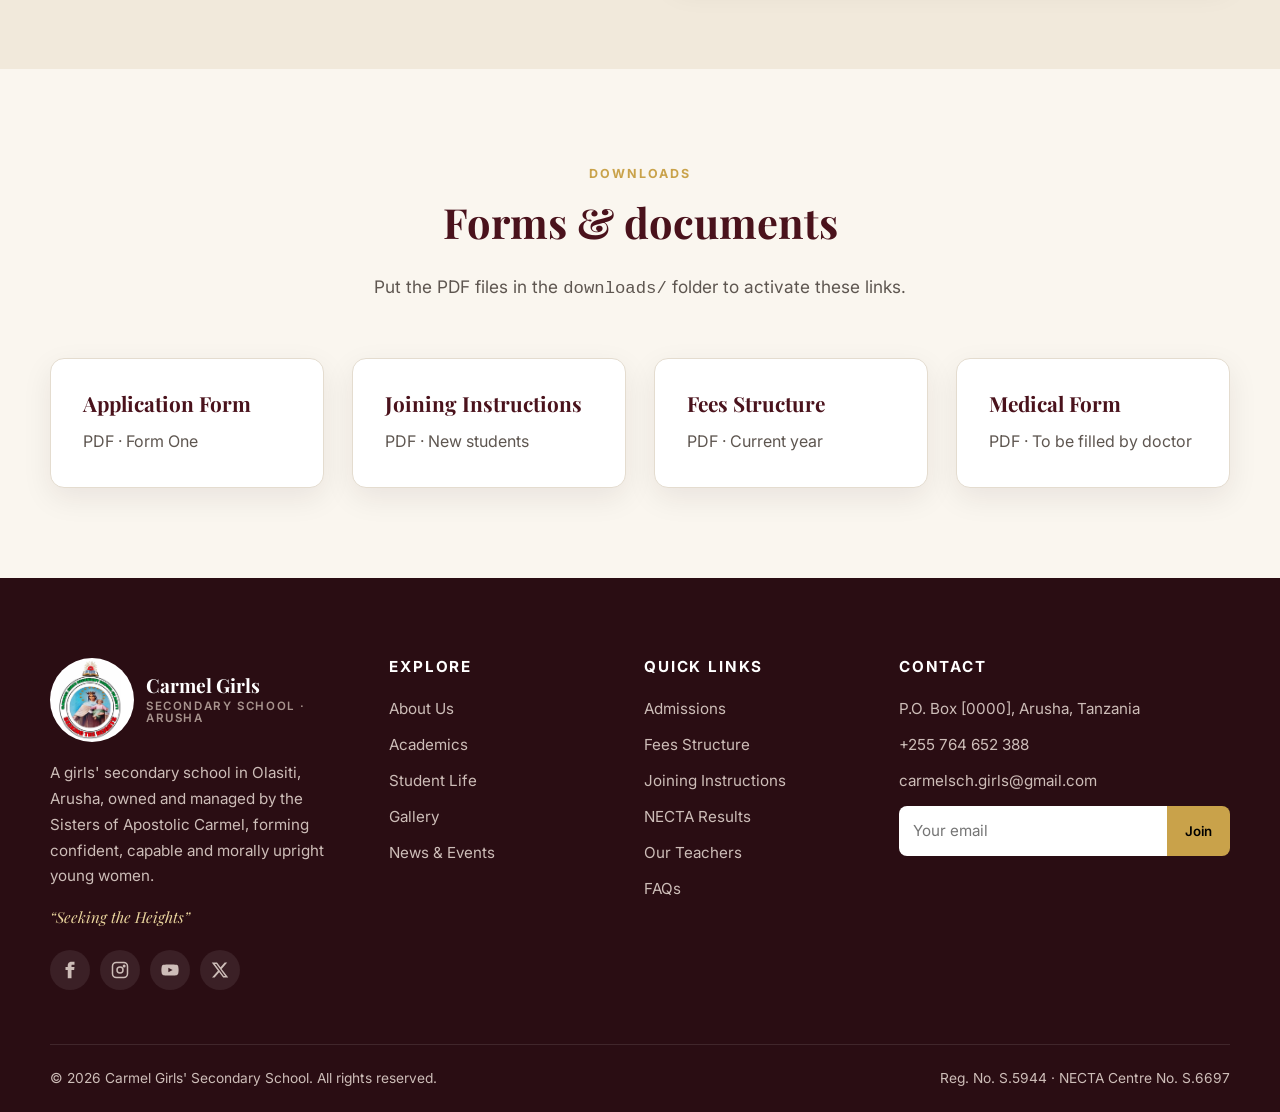
<file: news.html>
<!DOCTYPE html>
<html lang="en">
<head>
  <meta charset="UTF-8">
  <meta name="viewport" content="width=device-width, initial-scale=1.0">
  <title>News &amp; Events | Carmel Girls' Secondary School, Arusha</title>
  <meta name="description" content="Latest news, announcements and upcoming events at Carmel Girls' Secondary School, Olasiti, Arusha.">
  <meta name="theme-color" content="#6b1d2a">
  <link rel="icon" href="images/logo-64.png" type="image/png">
  <link rel="apple-touch-icon" href="images/logo-180.png">
  <link rel="preconnect" href="https://fonts.googleapis.com">
  <link rel="preconnect" href="https://fonts.gstatic.com" crossorigin>
  <link href="https://fonts.googleapis.com/css2?family=Inter:wght@400;500;600;700&family=Playfair+Display:ital,wght@0,600;0,700;1,600&display=swap" rel="stylesheet">
  <link rel="stylesheet" href="css/style.css?v=20261119">
</head>
<body>
<div id="site-header"></div>

<main id="main">
  <section class="page-banner">
    <div class="container">
      <div class="breadcrumb"><a href="index.html">Home</a> / News &amp; Events</div>
      <h1>News &amp; Events</h1>
      <p>Stories, achievements and announcements from our school community.</p>
    </div>
    <svg class="hero__mountain" viewBox="0 0 1440 220" preserveAspectRatio="none" aria-hidden="true"><path fill="rgba(255,255,255,.07)" d="M0 220V150l240-30 240-60 140-40 80 20 120 50 220 20 220-30 180 40v100z"/><path fill="#faf6ef" d="M0 220v-30q360-40 720-15t720-5v50z"/></svg>
  </section>

  <!-- NOTICE BOARD -->
  <section class="section" style="padding-bottom:0">
    <div class="container">
      <div class="notice reveal"><strong>📢 Notice Board:</strong> Form One applications are open. Apply online on the <a href="admissions.html#apply">Admissions page</a>, or visit the school office. [Add current notices here.]</div>
    </div>
  </section>

  <!-- NEWS -->
  <section class="section">
    <div class="container">
      <div class="section-head reveal">
        <span class="eyebrow">Latest News</span>
        <h2>What's happening at Carmel</h2>
      </div>
      <div class="grid grid--3">
        <article class="news-card reveal">
          <div class="photo"><img src="images/photos/students-in-class.jpg" alt="Students in class" loading="lazy"></div>
          <div class="news-card__body">
            <div class="news-card__meta">Academics · 2026</div>
            <h3>Our first Form Four class sits the CSEE</h3>
            <p>In 2026 the school presented its first cohort of Form Four students for the Certificate of Secondary Education Examination. Results are expected in 2027, and the school is optimistic about keeping up its record of excellence.</p>
          </div>
        </article>
        <article class="news-card reveal">
          <div class="photo"><img src="images/photos/netball-match.jpg" alt="The school building with students on the balcony" loading="lazy" style="object-position:center 25%"></div>
          <div class="news-card__body">
            <div class="news-card__meta">Campus · 2026</div>
            <h3>Construction of the A-Level building under way</h3>
            <p>Part of our long-term vision, the new building will let students continue to Advanced Level studies at Carmel Girls'.</p>
          </div>
        </article>
        <article class="news-card reveal">
          <div class="photo"><img src="images/photos/guest-speaker.jpg" alt="Students listening to a speaker in the school hall" loading="lazy"></div>
          <div class="news-card__body">
            <div class="news-card__meta">Academics · FTNA 2025</div>
            <h3>106 out of 106 achieve Division One</h3>
            <p>For the second year in a row, every Form Two candidate achieved Division One in the national assessment.</p>
            <a href="https://onlinesys.necta.go.tz/results/2025/ftna/results/S6697.htm" target="_blank" rel="noopener" class="more">View on NECTA ↗</a>
          </div>
        </article>
        <article class="news-card reveal">
          <div class="photo"><img src="images/photos/campus-maize-harvest.jpg" alt="Classroom blocks and school grounds" loading="lazy" style="object-position:20% center"></div>
          <div class="news-card__body">
            <div class="news-card__meta">Campus · 2025</div>
            <h3>Dormitory, kitchen and dining hall completed</h3>
            <p>Construction that began in 2023 is finished, giving students better accommodation and essential services.</p>
          </div>
        </article>
        <article class="news-card reveal">
          <div class="photo"><img src="images/photos/netball-squad-supporters-2.jpg" alt="Students celebrating together with a teacher" loading="lazy"></div>
          <div class="news-card__body">
            <div class="news-card__meta">Academics · FTNA 2024</div>
            <h3>A perfect first FTNA: 63 out of 63 in Division One</h3>
            <p>In its very first national assessment, the school recorded a 100% Division One result.</p>
            <a href="https://onlinesys.necta.go.tz/results/2024/ftna/results/S6697.htm" target="_blank" rel="noopener" class="more">View on NECTA ↗</a>
          </div>
        </article>
        <article class="news-card reveal">
          <div class="photo"><img src="images/photos/tree-planting.jpg" alt="Tree planting ceremony with the Sisters and students" loading="lazy"></div>
          <div class="news-card__body">
            <div class="news-card__meta">Milestone · January 2023</div>
            <h3>Carmel Girls' opens its doors</h3>
            <p>The school welcomed its first Form One class of 73 students, with seven teachers and four Sisters of Apostolic Carmel.</p>
          </div>
        </article>
        <article class="news-card reveal">
          <div class="photo"><img src="images/photos/netball-trophy-celebration.jpg" alt="Netball team lifting a trophy with their teachers" loading="lazy"></div>
          <div class="news-card__body">
            <div class="news-card__meta">Sports</div>
            <h3>Netball team brings home a trophy</h3>
            <p>Our netball team celebrated a trophy win with their teachers and supporters. Congratulations to the players and coaches!</p>
          </div>
        </article>
        <article class="news-card reveal">
          <div class="photo"><img src="images/photos/maize-shelling-garden.jpg" alt="Students shelling maize together on the lawn" loading="lazy"></div>
          <div class="news-card__body">
            <div class="news-card__meta">Student Life</div>
            <h3>Students lend a hand with the maize harvest</h3>
            <p>Students worked together to shell maize, learning teamwork, responsibility and the value of work.</p>
          </div>
        </article>
        <article class="news-card reveal">
          <div class="photo"><img src="images/photos/choir-chapel.jpg" alt="Students singing in the chapel" loading="lazy"></div>
          <div class="news-card__body">
            <div class="news-card__meta">Faith</div>
            <h3>Students lift their voices in the chapel</h3>
            <p>Prayer and song are part of school life, helping our students grow spiritually grounded.</p>
          </div>
        </article>
      </div>
    </div>
  </section>

  <!-- EVENTS -->
  <section class="section section--sand" id="events">
    <div class="container split" style="align-items:start">
      <div class="reveal">
        <span class="eyebrow">Calendar</span>
        <h2>Upcoming events</h2>
        <p>Parents and guardians are warmly invited to school events. Dates are confirmed by the school office.</p>
        <a href="academics.html#calendar" class="btn btn--maroon">View Academic Calendar</a>
      </div>
      <div class="card reveal">
        <div class="event"><div class="event__date"><strong>[DD]</strong><span>Jan</span></div><div><h4>Reporting Day: Term I</h4><p>Date to be confirmed.</p></div></div>
        <div class="event"><div class="event__date"><strong>[DD]</strong><span>Jan</span></div><div><h4>Form One Orientation</h4><p>Introduction to school life for new students and parents.</p></div></div>
        <div class="event"><div class="event__date"><strong>2027</strong><span>Early</span></div><div><h4>CSEE 2026 Results Release</h4><p>Results for our first Form Four cohort, published by NECTA.</p></div></div>
        <div class="event"><div class="event__date"><strong>[DD]</strong><span>[Mon]</span></div><div><h4>Parents' Meeting</h4><p>Date to be announced.</p></div></div>
      </div>
    </div>
  </section>

  <!-- DOWNLOADS -->
  <section class="section">
    <div class="container">
      <div class="section-head reveal">
        <span class="eyebrow">Downloads</span>
        <h2>Forms &amp; documents</h2>
        <p>Put the PDF files in the <code>downloads/</code> folder to activate these links.</p>
      </div>
      <div class="grid grid--4">
        <a class="card reveal" href="downloads/application-form.pdf"><h3>Application Form</h3><p>PDF · Form One</p></a>
        <a class="card reveal" href="downloads/joining-instructions.pdf"><h3>Joining Instructions</h3><p>PDF · New students</p></a>
        <a class="card reveal" href="downloads/fees-structure.pdf"><h3>Fees Structure</h3><p>PDF · Current year</p></a>
        <a class="card reveal" href="downloads/medical-form.pdf"><h3>Medical Form</h3><p>PDF · To be filled by doctor</p></a>
      </div>
    </div>
  </section>
</main>

<div id="site-footer"></div>
<script src="js/main.js?v=20261119"></script>
</body>
</html>
</file>
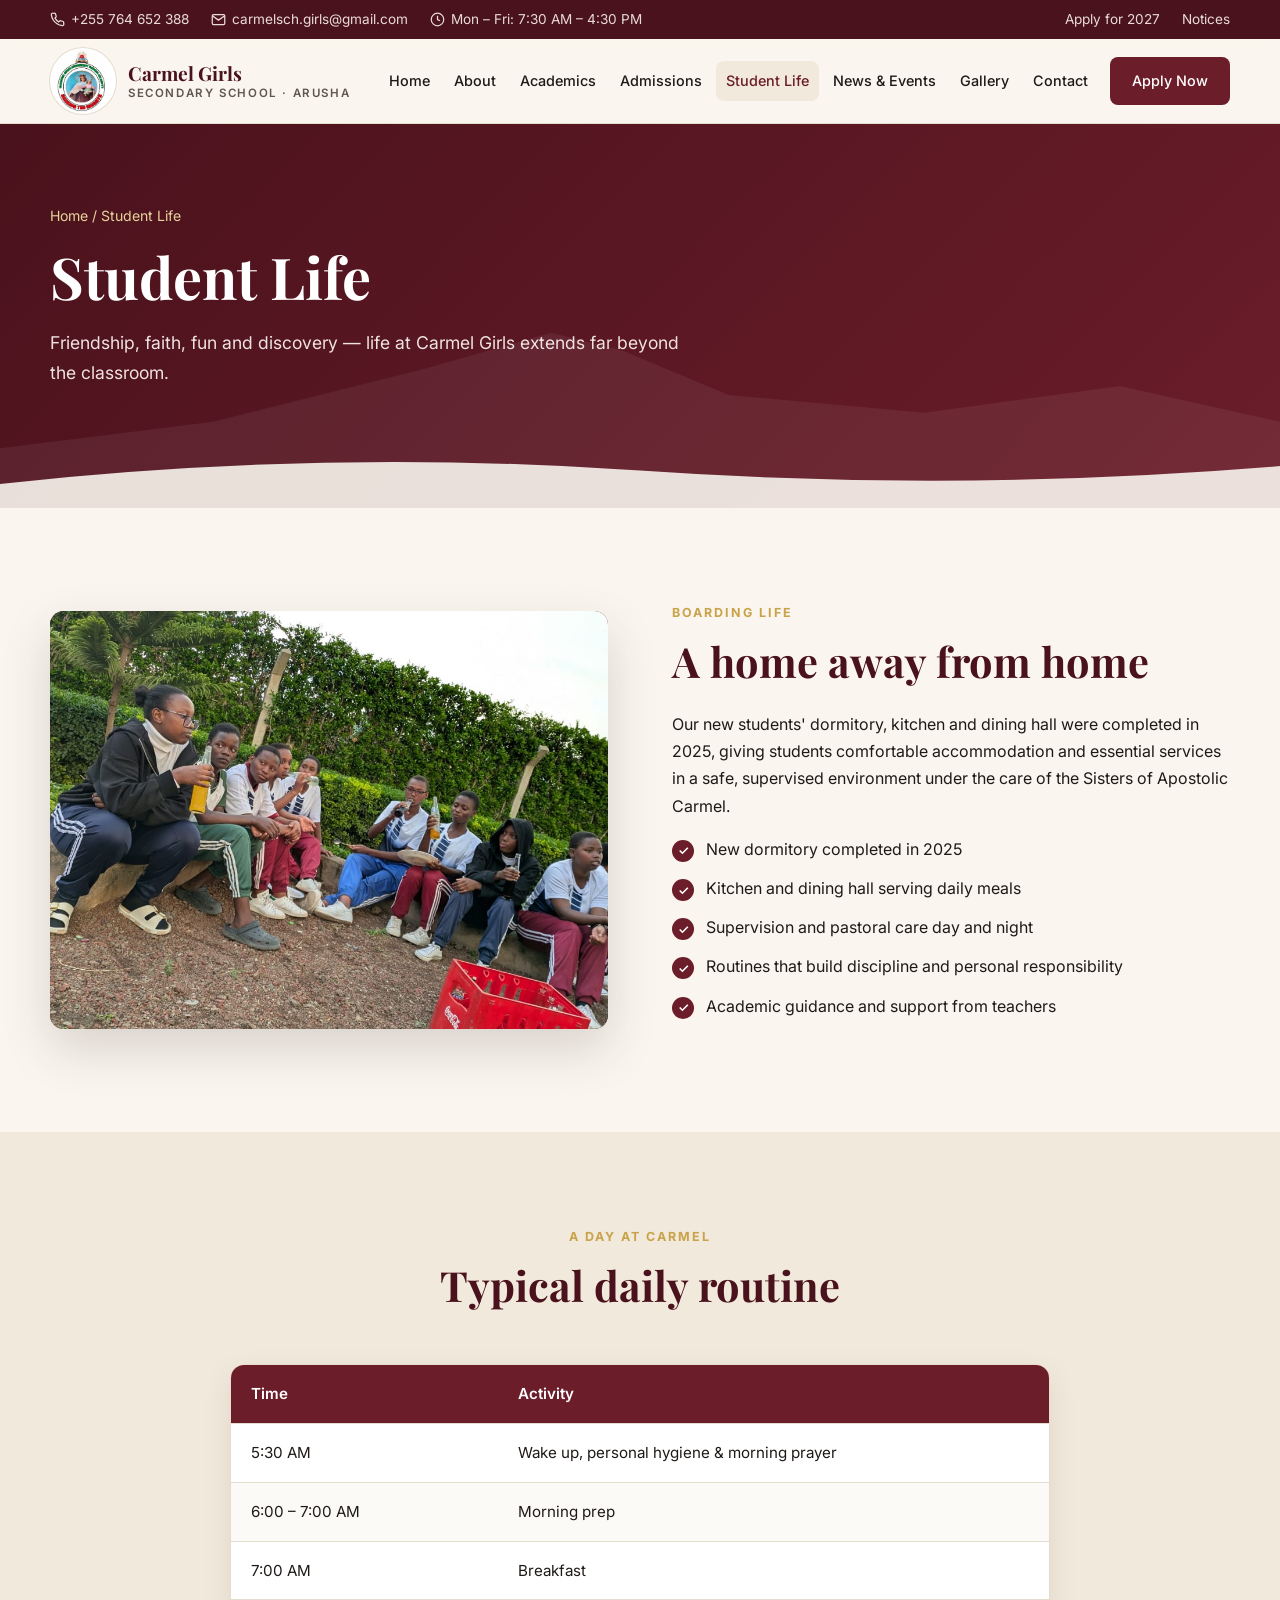
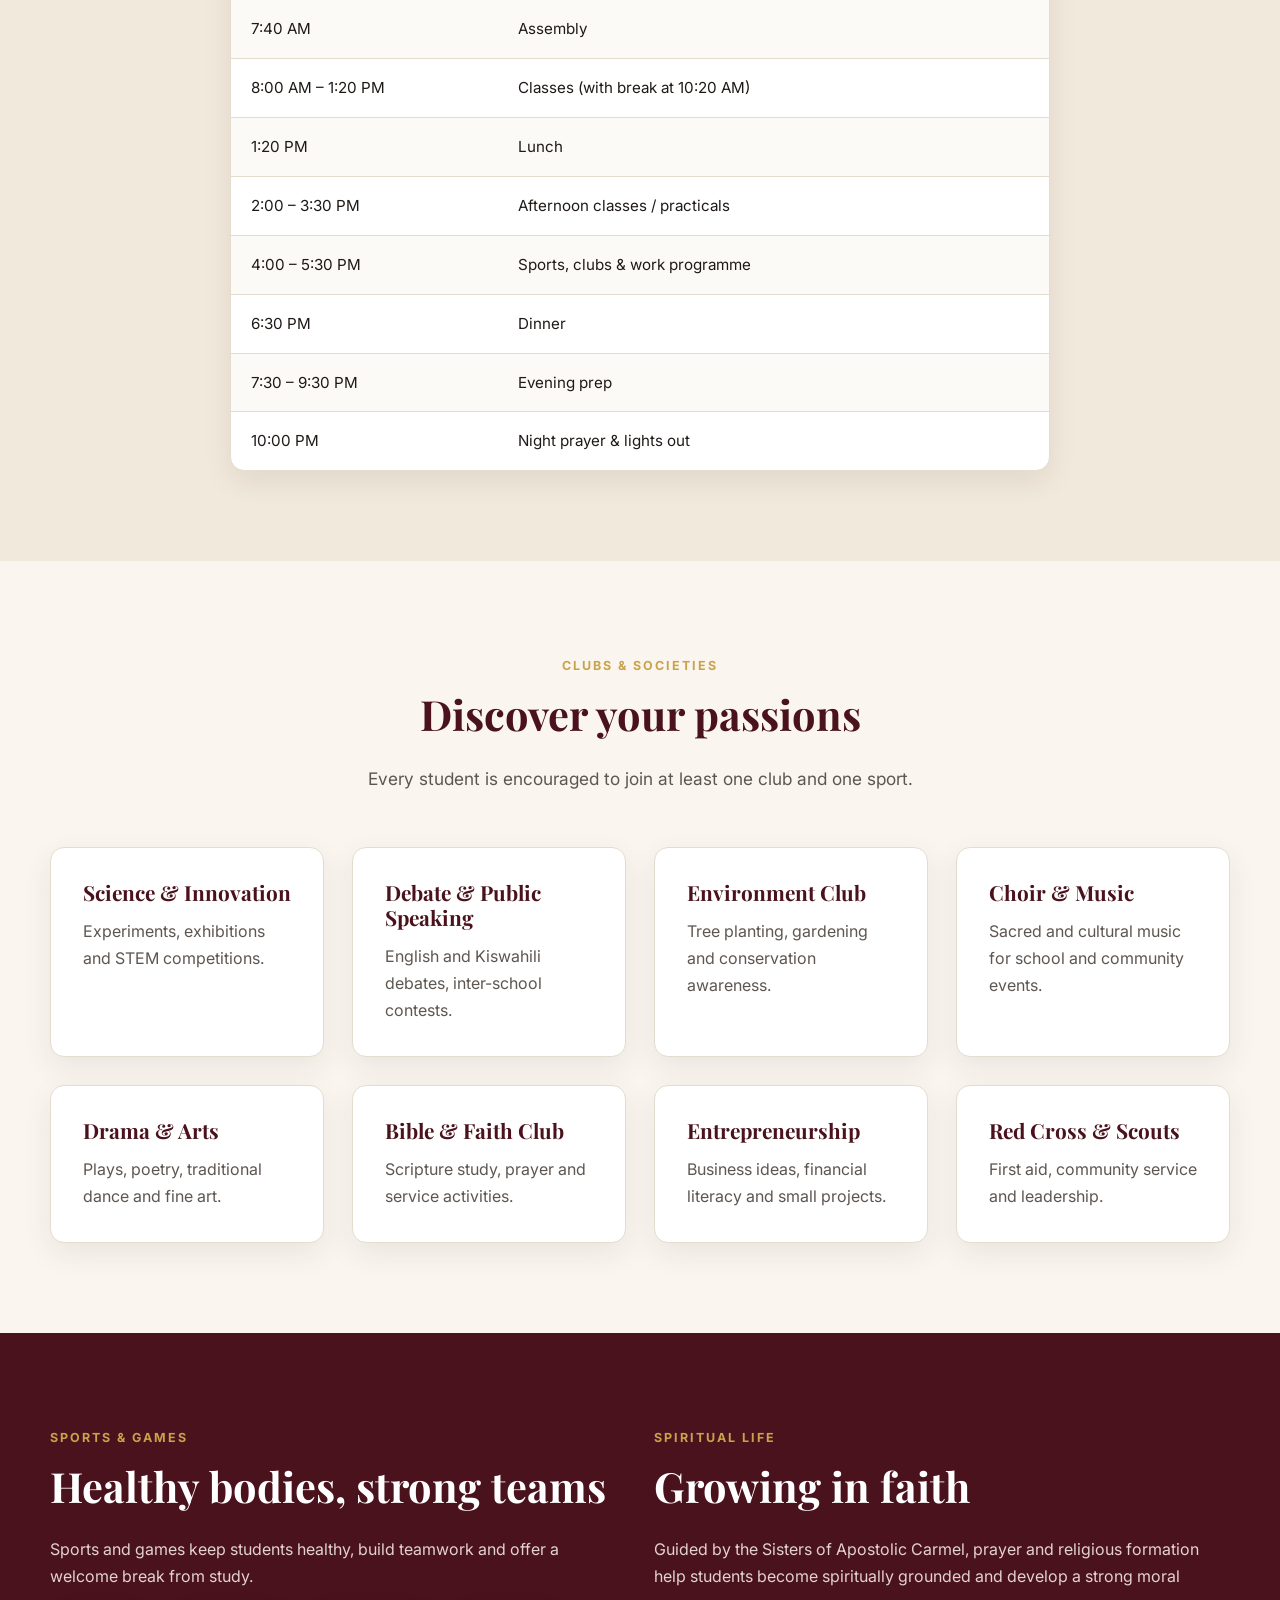
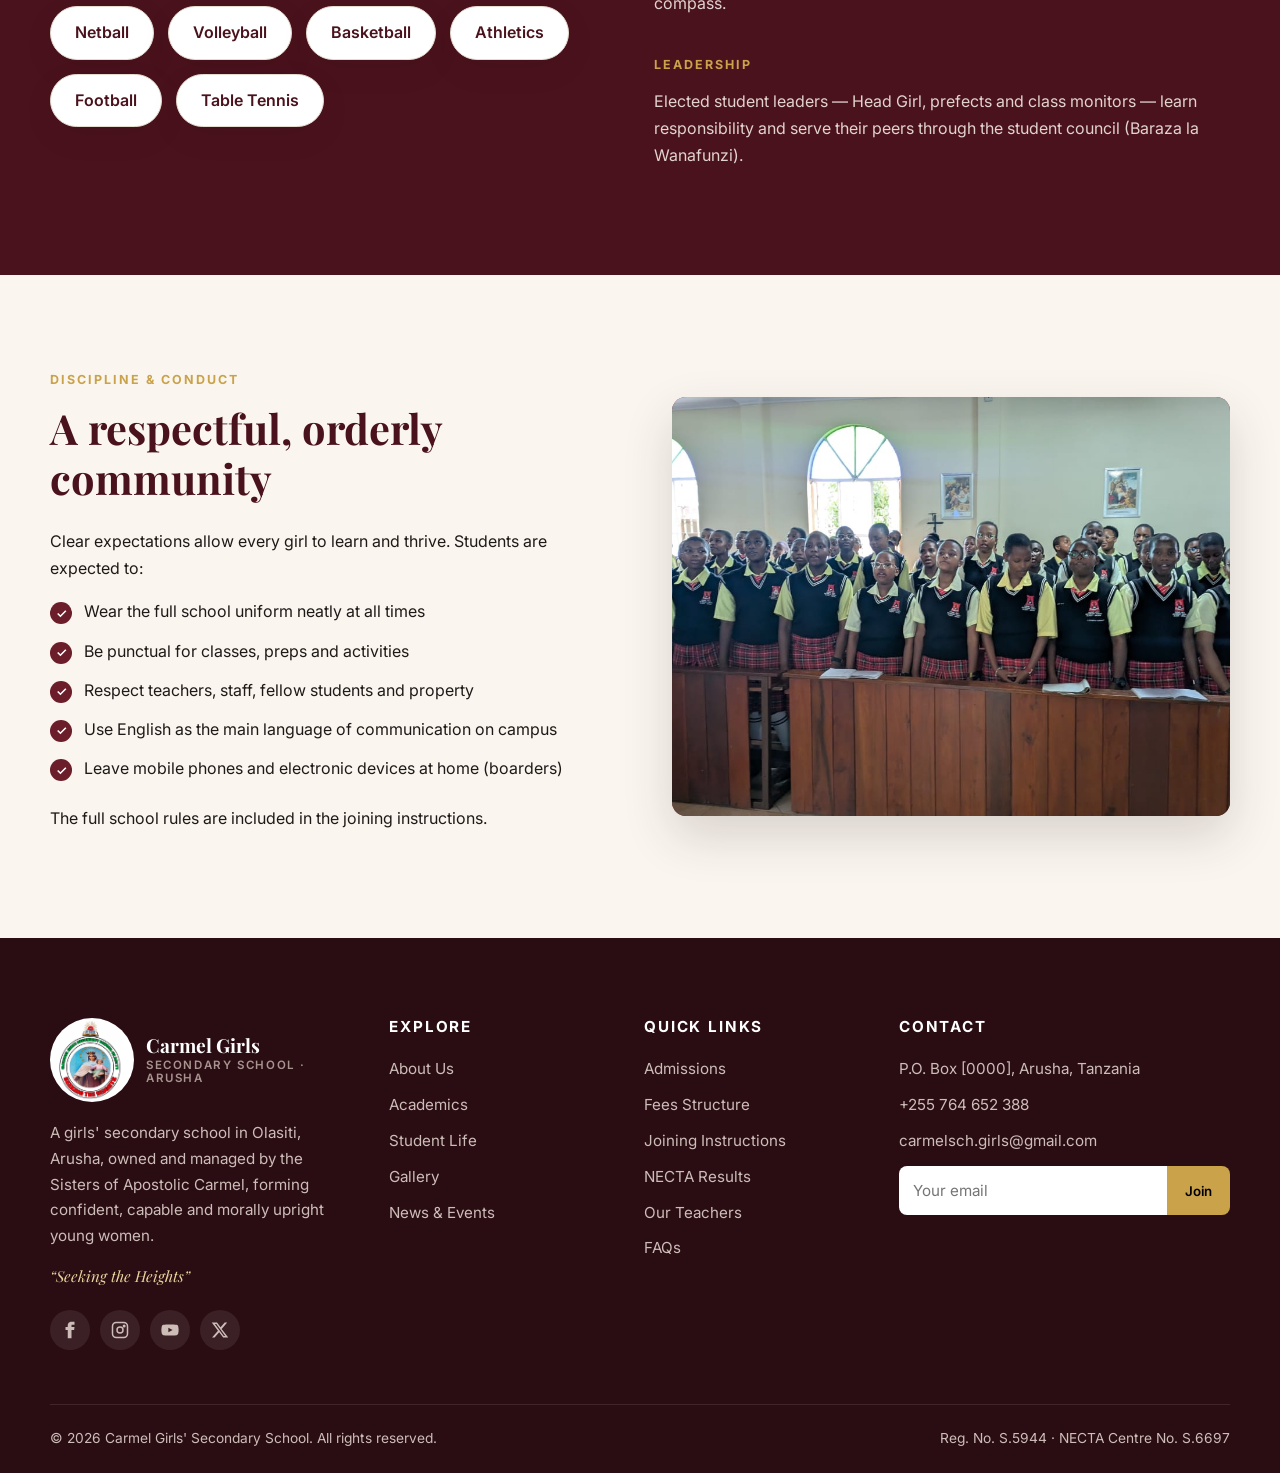
<file: student-life.html>
<!DOCTYPE html>
<html lang="en">
<head>
  <meta charset="UTF-8">
  <meta name="viewport" content="width=device-width, initial-scale=1.0">
  <title>Student Life | Carmel Girls Secondary School, Arusha</title>
  <meta name="description" content="Boarding, clubs, sports, spiritual life and a typical day at Carmel Girls Secondary School, Arusha.">
  <meta name="theme-color" content="#6b1d2a">
  <link rel="icon" href="images/logo-64.png" type="image/png">
  <link rel="apple-touch-icon" href="images/logo-180.png">
  <link rel="preconnect" href="https://fonts.googleapis.com">
  <link rel="preconnect" href="https://fonts.gstatic.com" crossorigin>
  <link href="https://fonts.googleapis.com/css2?family=Inter:wght@400;500;600;700&family=Playfair+Display:ital,wght@0,600;0,700;1,600&display=swap" rel="stylesheet">
  <link rel="stylesheet" href="css/style.css?v=20261119">
</head>
<body>
<div id="site-header"></div>

<main id="main">
  <section class="page-banner">
    <div class="container">
      <div class="breadcrumb"><a href="index.html">Home</a> / Student Life</div>
      <h1>Student Life</h1>
      <p>Friendship, faith, fun and discovery — life at Carmel Girls extends far beyond the classroom.</p>
    </div>
    <svg class="hero__mountain" viewBox="0 0 1440 220" preserveAspectRatio="none" aria-hidden="true"><path fill="rgba(255,255,255,.07)" d="M0 220V150l240-30 240-60 140-40 80 20 120 50 220 20 220-30 180 40v100z"/><path fill="#faf6ef" d="M0 220v-30q360-40 720-15t720-5v50z"/></svg>
  </section>

  <!-- BOARDING -->
  <section class="section">
    <div class="container split">
      <div class="photo reveal"><img src="images/photos/students-relaxing.jpg" alt="Students relaxing together with a teacher on the school grounds" loading="lazy"></div>
      <div class="reveal">
        <span class="eyebrow">Boarding Life</span>
        <h2>A home away from home</h2>
        <p>Our new students' dormitory, kitchen and dining hall were completed in 2025, giving students comfortable accommodation and essential services in a safe, supervised environment under the care of the Sisters of Apostolic Carmel.</p>
        <ul class="check-list">
          <li>New dormitory completed in 2025</li>
          <li>Kitchen and dining hall serving daily meals</li>
          <li>Supervision and pastoral care day and night</li>
          <li>Routines that build discipline and personal responsibility</li>
          <li>Academic guidance and support from teachers</li>
        </ul>
      </div>
    </div>
  </section>

  <!-- DAILY ROUTINE -->
  <section class="section section--sand">
    <div class="container">
      <div class="section-head reveal">
        <span class="eyebrow">A Day at Carmel</span>
        <h2>Typical daily routine</h2>
      </div>
      <div class="table-wrap reveal" style="max-width:820px;margin:0 auto">
        <table>
          <thead><tr><th>Time</th><th>Activity</th></tr></thead>
          <tbody>
            <tr><td>5:30 AM</td><td>Wake up, personal hygiene &amp; morning prayer</td></tr>
            <tr><td>6:00 – 7:00 AM</td><td>Morning prep</td></tr>
            <tr><td>7:00 AM</td><td>Breakfast</td></tr>
            <tr><td>7:40 AM</td><td>Assembly</td></tr>
            <tr><td>8:00 AM – 1:20 PM</td><td>Classes (with break at 10:20 AM)</td></tr>
            <tr><td>1:20 PM</td><td>Lunch</td></tr>
            <tr><td>2:00 – 3:30 PM</td><td>Afternoon classes / practicals</td></tr>
            <tr><td>4:00 – 5:30 PM</td><td>Sports, clubs &amp; work programme</td></tr>
            <tr><td>6:30 PM</td><td>Dinner</td></tr>
            <tr><td>7:30 – 9:30 PM</td><td>Evening prep</td></tr>
            <tr><td>10:00 PM</td><td>Night prayer &amp; lights out</td></tr>
          </tbody>
        </table>
      </div>
    </div>
  </section>

  <!-- CLUBS -->
  <section class="section">
    <div class="container">
      <div class="section-head reveal">
        <span class="eyebrow">Clubs &amp; Societies</span>
        <h2>Discover your passions</h2>
        <p>Every student is encouraged to join at least one club and one sport.</p>
      </div>
      <div class="grid grid--4">
        <div class="card reveal"><h3>Science &amp; Innovation</h3><p>Experiments, exhibitions and STEM competitions.</p></div>
        <div class="card reveal"><h3>Debate &amp; Public Speaking</h3><p>English and Kiswahili debates, inter-school contests.</p></div>
        <div class="card reveal"><h3>Environment Club</h3><p>Tree planting, gardening and conservation awareness.</p></div>
        <div class="card reveal"><h3>Choir &amp; Music</h3><p>Sacred and cultural music for school and community events.</p></div>
        <div class="card reveal"><h3>Drama &amp; Arts</h3><p>Plays, poetry, traditional dance and fine art.</p></div>
        <div class="card reveal"><h3>Bible &amp; Faith Club</h3><p>Scripture study, prayer and service activities.</p></div>
        <div class="card reveal"><h3>Entrepreneurship</h3><p>Business ideas, financial literacy and small projects.</p></div>
        <div class="card reveal"><h3>Red Cross &amp; Scouts</h3><p>First aid, community service and leadership.</p></div>
      </div>
    </div>
  </section>

  <!-- SPORTS & FAITH -->
  <section class="section section--maroon">
    <div class="container grid grid--2">
      <div class="reveal">
        <span class="eyebrow">Sports &amp; Games</span>
        <h2>Healthy bodies, strong teams</h2>
        <p style="color:#e2d3cf">Sports and games keep students healthy, build teamwork and offer a welcome break from study.</p>
        <div class="values" style="justify-content:flex-start">
          <span class="value-pill">Netball</span><span class="value-pill">Volleyball</span><span class="value-pill">Basketball</span><span class="value-pill">Athletics</span><span class="value-pill">Football</span><span class="value-pill">Table Tennis</span>
        </div>
      </div>
      <div class="reveal">
        <span class="eyebrow">Spiritual Life</span>
        <h2>Growing in faith</h2>
        <p style="color:#e2d3cf">Guided by the Sisters of Apostolic Carmel, prayer and religious formation help students become spiritually grounded and develop a strong moral compass.</p>
        <span class="eyebrow" style="margin-top:20px">Leadership</span>
        <p style="color:#e2d3cf">Elected student leaders — Head Girl, prefects and class monitors — learn responsibility and serve their peers through the student council (Baraza la Wanafunzi).</p>
      </div>
    </div>
  </section>

  <!-- RULES -->
  <section class="section">
    <div class="container split">
      <div class="reveal">
        <span class="eyebrow">Discipline &amp; Conduct</span>
        <h2>A respectful, orderly community</h2>
        <p>Clear expectations allow every girl to learn and thrive. Students are expected to:</p>
        <ul class="check-list">
          <li>Wear the full school uniform neatly at all times</li>
          <li>Be punctual for classes, preps and activities</li>
          <li>Respect teachers, staff, fellow students and property</li>
          <li>Use English as the main language of communication on campus</li>
          <li>Leave mobile phones and electronic devices at home (boarders)</li>
        </ul>
        <p>The full school rules are included in the joining instructions.</p>
      </div>
      <div class="photo reveal"><img src="images/photos/choir-chapel.jpg" alt="Students in school uniform singing in the chapel" loading="lazy"></div>
    </div>
  </section>
</main>

<div id="site-footer"></div>
<script src="js/main.js?v=20261119"></script>
</body>
</html>
</file>
<file: css/style.css>
/* =========================================================
   Carmel Girls Secondary School — Main Stylesheet
   ========================================================= */
:root {
  --maroon: #6b1d2a;
  --maroon-dark: #4a121c;
  --maroon-soft: #8a2f3e;
  --gold: #c9a24a;
  --gold-light: #e8d39c;
  --cream: #faf6ef;
  --sand: #f1e9db;
  --ink: #1f1a17;
  --muted: #5e5650;
  --line: #e4dccf;
  --white: #ffffff;
  --green: #2f6b4f;
  --radius: 14px;
  --shadow: 0 10px 30px rgba(43, 18, 22, 0.08);
  --shadow-lg: 0 20px 50px rgba(43, 18, 22, 0.16);
  --container: 1180px;
  --font-head: "Playfair Display", Georgia, serif;
  --font-body: "Inter", system-ui, -apple-system, "Segoe UI", sans-serif;
}

*, *::before, *::after { box-sizing: border-box; }
html { scroll-behavior: smooth; }
body {
  margin: 0;
  font-family: var(--font-body);
  font-size: 16px;
  line-height: 1.7;
  color: var(--ink);
  background: var(--cream);
  -webkit-font-smoothing: antialiased;
}
img, svg { max-width: 100%; display: block; }
a { color: var(--maroon); text-decoration: none; transition: color .2s; }
a:hover { color: var(--maroon-soft); }
h1, h2, h3, h4 { font-family: var(--font-head); line-height: 1.2; margin: 0 0 .6em; color: var(--maroon-dark); }
h1 { font-size: clamp(2.2rem, 5vw, 3.6rem); }
h2 { font-size: clamp(1.8rem, 3.4vw, 2.6rem); }
h3 { font-size: 1.3rem; }
p { margin: 0 0 1em; }
ul { padding-left: 1.2em; }

.container { width: min(var(--container), 100% - 32px); margin-inline: auto; }
.section { padding: 90px 0; }
.section--sand { background: var(--sand); }
.section--maroon { background: var(--maroon-dark); color: #f4ece6; }
.section--maroon h2, .section--maroon h3 { color: var(--white); }
.eyebrow {
  display: inline-block; font-size: .78rem; font-weight: 700; letter-spacing: .16em;
  text-transform: uppercase; color: var(--gold); margin-bottom: .8rem;
}
.section-head { max-width: 720px; margin: 0 auto 54px; text-align: center; }
.section-head p { color: var(--muted); font-size: 1.08rem; }
.section--maroon .section-head p { color: #e2d3cf; }
.lead { font-size: 1.15rem; color: var(--muted); }
.skip-link { position: absolute; left: -999px; top: 0; background: var(--gold); color: var(--ink); padding: 8px 14px; z-index: 999; }
.skip-link:focus { left: 10px; top: 10px; }

/* Buttons */
.btn {
  display: inline-flex; align-items: center; gap: .5em; padding: 14px 28px; border-radius: 999px;
  font-weight: 600; font-size: .96rem; border: 2px solid transparent; cursor: pointer;
  transition: transform .2s, background .2s, color .2s, border-color .2s; font-family: inherit;
}
.btn:hover { transform: translateY(-2px); }
.btn--gold { background: var(--gold); color: var(--ink); }
.btn--gold:hover { background: var(--gold-light); color: var(--ink); }
.btn--maroon { background: var(--maroon); color: var(--white); }
.btn--maroon:hover { background: var(--maroon-soft); color: var(--white); }
.btn--outline { border-color: rgba(255,255,255,.7); color: var(--white); }
.btn--outline:hover { background: var(--white); color: var(--maroon-dark); }
.btn--ghost { border-color: var(--maroon); color: var(--maroon); }
.btn--ghost:hover { background: var(--maroon); color: var(--white); }

/* Top bar */
.topbar { background: var(--maroon-dark); color: #e9dcd6; font-size: .85rem; }
.topbar .container { display: flex; justify-content: space-between; align-items: center; gap: 16px; padding: 8px 0; flex-wrap: wrap; }
.topbar a { color: #e9dcd6; }
.topbar a:hover { color: var(--gold-light); }
.topbar__info { display: flex; gap: 22px; flex-wrap: wrap; }
.topbar__info span { display: inline-flex; align-items: center; gap: 6px; }

/* Header / nav */
.header { position: sticky; top: 0; z-index: 100; background: rgba(250,246,239,.96); backdrop-filter: blur(8px); border-bottom: 1px solid var(--line); transition: box-shadow .3s; }
.header.scrolled { box-shadow: var(--shadow); }
.header .container { display: flex; align-items: center; justify-content: space-between; height: 84px; }
.brand { display: flex; align-items: center; gap: 12px; color: var(--maroon-dark); }
.brand__crest { width: 52px; height: 52px; flex: none; }
.brand__name { font-family: var(--font-head); font-weight: 700; font-size: 1.2rem; line-height: 1.1; }
.brand__sub { display: block; font-family: var(--font-body); font-size: .72rem; letter-spacing: .14em; text-transform: uppercase; color: var(--muted); font-weight: 600; margin-top: 3px; }
.nav ul { list-style: none; display: flex; gap: 4px; margin: 0; padding: 0; align-items: center; }
.nav a { display: block; padding: 8px 10px; color: var(--ink); font-weight: 500; font-size: .9rem; white-space: nowrap; border-radius: 8px; }
.nav a:hover, .nav a.active { color: var(--maroon); background: var(--sand); }
.nav .btn { margin-left: 8px; padding: 10px 20px; color: var(--white); background: var(--maroon); }
.nav .btn:hover { background: var(--maroon-soft); color: var(--white); }
.nav-toggle { display: none; background: none; border: 0; width: 44px; height: 44px; cursor: pointer; padding: 10px; }
.nav-toggle span { display: block; height: 2px; background: var(--maroon-dark); margin: 6px 0; transition: transform .3s, opacity .3s; }
.nav-open .nav-toggle span:nth-child(1) { transform: translateY(8px) rotate(45deg); }
.nav-open .nav-toggle span:nth-child(2) { opacity: 0; }
.nav-open .nav-toggle span:nth-child(3) { transform: translateY(-8px) rotate(-45deg); }

/* Hero */
.hero { position: relative; color: var(--white); overflow: hidden; background: linear-gradient(135deg, var(--maroon-dark) 0%, var(--maroon) 55%, #93404a 100%); }
.hero__inner { position: relative; z-index: 2; padding: 110px 0 190px; max-width: 760px; }
.hero h1 { color: var(--white); }
.hero h1 em { color: var(--gold-light); font-style: italic; }
.hero p { font-size: 1.18rem; color: #f0e3df; max-width: 620px; }
.hero__actions { display: flex; gap: 14px; flex-wrap: wrap; margin-top: 30px; }
.hero__mountain { position: absolute; left: 0; right: 0; bottom: -2px; z-index: 1; width: 100%; height: auto; }
.hero__sun { position: absolute; right: 12%; top: 18%; width: 220px; height: 220px; border-radius: 50%; background: radial-gradient(circle, rgba(232,211,156,.55), rgba(232,211,156,0) 70%); z-index: 1; }
.hero__badge { display: inline-flex; align-items: center; gap: 8px; background: rgba(255,255,255,.12); border: 1px solid rgba(255,255,255,.25); padding: 6px 16px; border-radius: 999px; font-size: .85rem; margin-bottom: 22px; }

/* Page banner (inner pages) */
.page-banner { position: relative; overflow: hidden; background: linear-gradient(135deg, var(--maroon-dark), var(--maroon)); color: var(--white); padding: 80px 0 120px; }
.page-banner h1 { color: var(--white); margin-bottom: .3em; }
.page-banner p { color: #f0e3df; max-width: 640px; font-size: 1.1rem; margin: 0; }
.page-banner .hero__mountain { opacity: .9; }
.page-banner .container { position: relative; z-index: 2; }
.breadcrumb { font-size: .88rem; color: var(--gold-light); margin-bottom: 14px; }
.breadcrumb a { color: var(--gold-light); }

/* Stats strip */
.stats { margin-top: -70px; position: relative; z-index: 5; }
.stats__grid { display: grid; grid-template-columns: repeat(4, 1fr); background: var(--white); border-radius: var(--radius); box-shadow: var(--shadow-lg); overflow: hidden; }
.stat { padding: 34px 24px; text-align: center; border-right: 1px solid var(--line); }
.stat:last-child { border-right: 0; }
.stat__num { font-family: var(--font-head); font-size: 2.6rem; font-weight: 700; color: var(--maroon); line-height: 1; }
.stat__label { color: var(--muted); font-size: .92rem; margin-top: 8px; }

/* Grids & cards */
.grid { display: grid; gap: 28px; }
.grid--2 { grid-template-columns: repeat(2, 1fr); }
.grid--3 { grid-template-columns: repeat(3, 1fr); }
.grid--4 { grid-template-columns: repeat(4, 1fr); }
.split { display: grid; grid-template-columns: 1fr 1fr; gap: 64px; align-items: center; }
.card { background: var(--white); border-radius: var(--radius); padding: 32px; box-shadow: var(--shadow); border: 1px solid var(--line); transition: transform .3s, box-shadow .3s; }
.card:hover { transform: translateY(-4px); box-shadow: var(--shadow-lg); }
.card p { color: var(--muted); margin-bottom: 0; }
.card__icon { width: 56px; height: 56px; border-radius: 14px; background: var(--sand); color: var(--maroon); display: grid; place-items: center; margin-bottom: 20px; }
.card__icon svg { width: 28px; height: 28px; }
.section--maroon .card { background: rgba(255,255,255,.06); border-color: rgba(255,255,255,.12); box-shadow: none; }
.section--maroon .card p { color: #e2d3cf; }
.section--maroon .card__icon { background: rgba(201,162,74,.18); color: var(--gold-light); }

/* Image placeholders (replace with real photos) */
.photo { position: relative; border-radius: var(--radius); overflow: hidden; aspect-ratio: 4/3; background: linear-gradient(140deg, var(--maroon-soft), var(--maroon-dark)); display: grid; place-items: center; color: rgba(255,255,255,.85); box-shadow: var(--shadow-lg); }
.photo img { width: 100%; height: 100%; object-fit: cover; position: absolute; inset: 0; }
.photo__label { position: relative; z-index: 1; text-align: center; font-size: .9rem; padding: 20px; }
.photo__label svg { width: 46px; height: 46px; margin: 0 auto 8px; opacity: .8; }
.photo::after { content: ""; position: absolute; inset: 0; background-image: radial-gradient(rgba(255,255,255,.08) 1px, transparent 1px); background-size: 18px 18px; }
.photo--gold { background: linear-gradient(140deg, #d8b65f, #9c7a2b); }
.photo--green { background: linear-gradient(140deg, #3f8565, #1f4a37); }
.photo--tall { aspect-ratio: 3/4; }
.photo--wide { aspect-ratio: 16/9; }
.photo-stack { position: relative; }
.photo-stack .photo--small { position: absolute; width: 48%; right: -24px; bottom: -40px; border: 6px solid var(--cream); aspect-ratio: 1; }

/* Lists */
.check-list { list-style: none; padding: 0; margin: 0 0 1.4em; }
.check-list li { position: relative; padding-left: 34px; margin-bottom: 12px; }
.check-list li::before { content: ""; position: absolute; left: 0; top: 4px; width: 22px; height: 22px; border-radius: 50%; background: var(--maroon) url("data:image/svg+xml,%3Csvg xmlns='http://www.w3.org/2000/svg' viewBox='0 0 24 24' fill='none' stroke='%23fff' stroke-width='3'%3E%3Cpath d='M5 12l5 5L20 7'/%3E%3C/svg%3E") center/13px no-repeat; }

/* Quote / head message */
.message { display: grid; grid-template-columns: 300px 1fr; gap: 56px; align-items: center; }
.message blockquote { margin: 0; font-family: var(--font-head); font-size: 1.45rem; line-height: 1.5; color: var(--maroon-dark); font-style: italic; position: relative; }
.message blockquote::before { content: "\201C"; font-size: 6rem; color: var(--gold); position: absolute; left: -10px; top: -60px; opacity: .5; }
.signature { margin-top: 22px; font-family: var(--font-body); font-style: normal; font-size: 1rem; }
.signature strong { display: block; color: var(--maroon); }
.signature span { color: var(--muted); font-size: .9rem; }

/* News */
.news-card { background: var(--white); border-radius: var(--radius); overflow: hidden; box-shadow: var(--shadow); border: 1px solid var(--line); display: flex; flex-direction: column; transition: transform .3s, box-shadow .3s; }
.news-card:hover { transform: translateY(-4px); box-shadow: var(--shadow-lg); }
.news-card .photo { border-radius: 0; box-shadow: none; aspect-ratio: 16/10; }
.news-card__body { padding: 26px; flex: 1; display: flex; flex-direction: column; }
.news-card__meta { font-size: .8rem; color: var(--gold); font-weight: 700; letter-spacing: .08em; text-transform: uppercase; margin-bottom: 10px; }
.news-card p { color: var(--muted); font-size: .96rem; }
.news-card .more { margin-top: auto; font-weight: 600; }

/* Events */
.event { display: flex; gap: 22px; align-items: flex-start; padding: 22px 0; border-bottom: 1px solid var(--line); }
.event:last-child { border-bottom: 0; }
.event__date { flex: none; width: 74px; text-align: center; background: var(--maroon); color: var(--white); border-radius: 12px; padding: 10px 6px; }
.event__date strong { display: block; font-family: var(--font-head); font-size: 1.8rem; line-height: 1; }
.event__date span { font-size: .75rem; text-transform: uppercase; letter-spacing: .1em; }
.event h4 { margin: 0 0 4px; font-size: 1.1rem; }
.event p { margin: 0; color: var(--muted); font-size: .94rem; }

/* CTA */
.cta { background: linear-gradient(120deg, var(--maroon), var(--maroon-dark)); color: var(--white); border-radius: 22px; padding: 64px; display: flex; justify-content: space-between; align-items: center; gap: 32px; flex-wrap: wrap; position: relative; overflow: hidden; }
.cta::after { content: ""; position: absolute; right: -80px; top: -80px; width: 280px; height: 280px; border-radius: 50%; border: 40px solid rgba(201,162,74,.15); }
.cta h2 { color: var(--white); margin-bottom: .3em; }
.cta p { color: #f0e3df; margin: 0; max-width: 560px; }
.cta > * { position: relative; z-index: 1; }

/* Tables */
.table-wrap { overflow-x: auto; border-radius: var(--radius); box-shadow: var(--shadow); border: 1px solid var(--line); background: var(--white); }
table { width: 100%; border-collapse: collapse; min-width: 560px; }
th, td { text-align: left; padding: 16px 20px; border-bottom: 1px solid var(--line); font-size: .95rem; }
th { background: var(--maroon); color: var(--white); font-weight: 600; }
tr:last-child td { border-bottom: 0; }
tbody tr:nth-child(even) { background: #fcfaf6; }

/* Tabs */
.tabs { display: flex; gap: 8px; flex-wrap: wrap; justify-content: center; margin-bottom: 36px; }
.tab-btn { padding: 12px 24px; border-radius: 999px; border: 2px solid var(--maroon); background: transparent; color: var(--maroon); font-weight: 600; cursor: pointer; font-family: inherit; font-size: .95rem; }
.tab-btn.active, .tab-btn:hover { background: var(--maroon); color: var(--white); }
.tab-panel { display: none; }
.tab-panel.active { display: block; animation: fade .4s ease; }
@keyframes fade { from { opacity: 0; transform: translateY(8px); } to { opacity: 1; transform: none; } }

/* Combination chips */
.combo { background: var(--white); border: 1px solid var(--line); border-radius: var(--radius); padding: 26px; box-shadow: var(--shadow); }
.combo__code { display: inline-block; font-family: var(--font-head); font-weight: 700; font-size: 1.5rem; color: var(--white); background: var(--maroon); padding: 4px 16px; border-radius: 10px; margin-bottom: 12px; }
.combo p { margin: 0; color: var(--muted); font-size: .95rem; }
.combo strong { display: block; margin-bottom: 4px; color: var(--ink); }

/* Steps */
.steps { counter-reset: step; display: grid; grid-template-columns: repeat(4, 1fr); gap: 24px; }
.step { position: relative; background: var(--white); border-radius: var(--radius); padding: 34px 26px 28px; border: 1px solid var(--line); box-shadow: var(--shadow); }
.step::before { counter-increment: step; content: counter(step); position: absolute; top: -20px; left: 26px; width: 42px; height: 42px; border-radius: 50%; background: var(--gold); color: var(--ink); font-weight: 700; display: grid; place-items: center; font-family: var(--font-head); font-size: 1.2rem; }
.step h3 { margin-top: 10px; font-size: 1.15rem; }
.step p { color: var(--muted); font-size: .94rem; margin: 0; }

/* Accordion (FAQ) */
.faq { max-width: 860px; margin: 0 auto; }
.faq details { background: var(--white); border: 1px solid var(--line); border-radius: 12px; margin-bottom: 12px; overflow: hidden; }
.faq summary { padding: 20px 56px 20px 24px; cursor: pointer; font-weight: 600; list-style: none; position: relative; }
.faq summary::-webkit-details-marker { display: none; }
.faq summary::after { content: "+"; position: absolute; right: 24px; top: 50%; transform: translateY(-50%); font-size: 1.5rem; color: var(--maroon); transition: transform .3s; }
.faq details[open] summary::after { transform: translateY(-50%) rotate(45deg); }
.faq details p { padding: 0 24px 20px; margin: 0; color: var(--muted); }

/* Gallery */
.filters { display: flex; gap: 8px; justify-content: center; flex-wrap: wrap; margin-bottom: 36px; }
.gallery { display: grid; grid-template-columns: repeat(auto-fill, minmax(260px, 1fr)); gap: 18px; }
.gallery__item { cursor: zoom-in; border: 0; padding: 0; background: none; text-align: left; font: inherit; color: inherit; }
.gallery__item .photo { aspect-ratio: 1; transition: transform .3s; }
.gallery__item:hover .photo { transform: scale(1.02); }
.gallery__item.hidden { display: none; }
.lightbox { position: fixed; inset: 0; background: rgba(20,8,10,.92); display: none; align-items: center; justify-content: center; z-index: 500; padding: 20px; }
.lightbox.open { display: flex; }
.lightbox__content { width: min(900px, 100%); }
.lightbox__content .photo { aspect-ratio: 16/10; }
.lightbox__caption { color: var(--white); text-align: center; margin-top: 14px; }
.lightbox__close { position: absolute; top: 18px; right: 22px; background: none; border: 0; color: var(--white); font-size: 2.4rem; cursor: pointer; line-height: 1; }

/* Forms */
.form { display: grid; grid-template-columns: 1fr 1fr; gap: 18px; }
.form .full { grid-column: 1 / -1; }
.form label { display: block; font-weight: 600; font-size: .9rem; margin-bottom: 6px; }
.form input, .form select, .form textarea {
  width: 100%; padding: 14px 16px; border: 1.5px solid var(--line); border-radius: 10px; font: inherit; background: var(--white); color: var(--ink); transition: border-color .2s, box-shadow .2s;
}
.form input:focus, .form select:focus, .form textarea:focus { outline: none; border-color: var(--maroon); box-shadow: 0 0 0 4px rgba(107,29,42,.1); }
.form textarea { min-height: 140px; resize: vertical; }
.form .error { color: #b3261e; font-size: .82rem; margin-top: 4px; display: none; }
.form .invalid input, .form .invalid select, .form .invalid textarea { border-color: #b3261e; }
.form .invalid .error { display: block; }
.form-success { display: none; background: #e6f2ec; color: var(--green); border: 1px solid #b9dccb; padding: 16px 20px; border-radius: 10px; margin-top: 16px; font-weight: 500; }
.form-success.show { display: block; }

/* Contact */
.contact-info { display: grid; gap: 18px; }
.contact-item { display: flex; gap: 16px; align-items: flex-start; background: var(--white); padding: 22px; border-radius: var(--radius); border: 1px solid var(--line); }
.contact-item .card__icon { margin: 0; flex: none; width: 48px; height: 48px; }
.contact-item h4 { margin: 0 0 2px; font-size: 1.05rem; }
.contact-item p { margin: 0; color: var(--muted); font-size: .95rem; }
.map { border-radius: var(--radius); overflow: hidden; box-shadow: var(--shadow); border: 1px solid var(--line); }
.map iframe { width: 100%; height: 420px; border: 0; display: block; }

/* Values ribbon */
.values { display: flex; flex-wrap: wrap; justify-content: center; gap: 14px; }
.value-pill { background: var(--white); border: 1px solid var(--line); padding: 12px 24px; border-radius: 999px; font-weight: 600; color: var(--maroon-dark); box-shadow: var(--shadow); }

/* Timeline */
.timeline { position: relative; max-width: 820px; margin: 0 auto; padding-left: 36px; border-left: 3px solid var(--gold); }
.timeline__item { position: relative; margin-bottom: 36px; }
.timeline__item::before { content: ""; position: absolute; left: -46px; top: 6px; width: 17px; height: 17px; border-radius: 50%; background: var(--maroon); border: 3px solid var(--cream); box-shadow: 0 0 0 3px var(--gold); }
.timeline__year { font-family: var(--font-head); font-weight: 700; color: var(--maroon); font-size: 1.3rem; }
.timeline__item p { color: var(--muted); margin: 0; }

/* Staff */
.staff { text-align: center; }
.staff .photo { aspect-ratio: 1; border-radius: 50%; width: 150px; margin: 0 auto 18px; box-shadow: var(--shadow); }
.staff h3 { margin-bottom: 2px; font-size: 1.1rem; }
.staff span { color: var(--muted); font-size: .9rem; }

/* Notice */
.notice { background: #fff8e6; border: 1px solid var(--gold-light); border-left: 5px solid var(--gold); border-radius: 10px; padding: 18px 22px; color: #5b4a1d; font-size: .95rem; }

/* Footer */
.footer { background: #2a0d13; color: #cdbdb8; padding-top: 80px; font-size: .95rem; }
.footer__grid { display: grid; grid-template-columns: 1.4fr 1fr 1fr 1.2fr; gap: 44px; padding-bottom: 54px; }
.footer h4 { color: var(--white); font-family: var(--font-body); font-size: .95rem; letter-spacing: .12em; text-transform: uppercase; margin-bottom: 20px; }
.footer ul { list-style: none; padding: 0; margin: 0; }
.footer li { margin-bottom: 10px; }
.footer a { color: #cdbdb8; }
.footer a:hover { color: var(--gold-light); }
.footer .brand { color: var(--white); margin-bottom: 18px; }
.footer .brand__sub { color: #a8948e; }
.socials { display: flex; gap: 10px; margin-top: 20px; }
.socials a { width: 40px; height: 40px; border-radius: 50%; background: rgba(255,255,255,.08); display: grid; place-items: center; transition: background .2s; }
.socials a:hover { background: var(--gold); color: var(--ink); }
.socials svg { width: 18px; height: 18px; }
.footer__bottom { border-top: 1px solid rgba(255,255,255,.1); padding: 22px 0; display: flex; justify-content: space-between; flex-wrap: wrap; gap: 12px; font-size: .86rem; }
.newsletter { display: flex; margin-top: 12px; }
.newsletter input { flex: 1; min-width: 0; padding: 12px 14px; border: 0; border-radius: 8px 0 0 8px; font: inherit; }
.newsletter button { border: 0; background: var(--gold); padding: 0 18px; border-radius: 0 8px 8px 0; font-weight: 600; cursor: pointer; font-family: inherit; }

/* Back to top */
.to-top { position: fixed; right: 22px; bottom: 22px; width: 48px; height: 48px; border-radius: 50%; background: var(--maroon); color: var(--white); border: 0; cursor: pointer; box-shadow: var(--shadow-lg); opacity: 0; pointer-events: none; transition: opacity .3s, transform .3s; z-index: 90; display: grid; place-items: center; }
.to-top.show { opacity: 1; pointer-events: auto; }
.to-top:hover { transform: translateY(-3px); }

/* Reveal animation */
.reveal { opacity: 0; transform: translateY(24px); transition: opacity .7s ease, transform .7s ease; }
.reveal.visible { opacity: 1; transform: none; }
@media (prefers-reduced-motion: reduce) {
  html { scroll-behavior: auto; }
  .reveal { opacity: 1; transform: none; transition: none; }
}

/* ---------- Responsive ---------- */
@media (max-width: 1200px) {
  .nav { position: absolute; top: 100%; left: 0; right: 0; background: var(--cream); border-bottom: 1px solid var(--line); box-shadow: var(--shadow-lg); max-height: 0; overflow: hidden; transition: max-height .35s ease; }
  .nav-open .nav { max-height: 80vh; overflow-y: auto; }
  .nav ul { flex-direction: column; align-items: stretch; padding: 12px 16px 20px; gap: 2px; }
  .nav .btn { margin: 10px 0 0; justify-content: center; }
  .nav-toggle { display: block; }
  .footer__grid { grid-template-columns: 1fr 1fr; }
  .steps { grid-template-columns: repeat(2, 1fr); row-gap: 40px; }
  .grid--4 { grid-template-columns: repeat(2, 1fr); }
}
@media (max-width: 860px) {
  .section { padding: 64px 0; }
  .split, .message { grid-template-columns: 1fr; gap: 40px; }
  .message .photo { max-width: 280px; }
  .grid--3, .grid--2 { grid-template-columns: 1fr; }
  .stats__grid { grid-template-columns: repeat(2, 1fr); }
  .stat:nth-child(2) { border-right: 0; }
  .stat:nth-child(-n+2) { border-bottom: 1px solid var(--line); }
  .photo-stack .photo--small { right: 0; bottom: -24px; width: 40%; }
  .photo--tall { aspect-ratio: 4/3; }
  .cta { padding: 40px 28px; }
  .hero__inner { padding: 80px 0 150px; }
  .topbar__hide-sm { display: none; }
}
@media (max-width: 560px) {
  .grid--4, .steps, .footer__grid, .form { grid-template-columns: 1fr; }
  .stat__num { font-size: 2rem; }
  .brand__name { font-size: 1.02rem; }
  .brand__crest { width: 44px; height: 44px; }
  .topbar .container { justify-content: center; }
  .topbar__social { display: none; }
}

/* ---------- Added: results, contact people, boxed map ---------- */
.form-success.form-error { background: #fdecea; color: #8c1d18; border-color: #f2b8b5; }
.form button[disabled] { opacity: .7; cursor: wait; transform: none; }

.results-grid { display: grid; grid-template-columns: repeat(auto-fit, minmax(240px, 1fr)); gap: 24px; }
.result-card { background: var(--white); border: 1px solid var(--line); border-radius: var(--radius); padding: 28px; box-shadow: var(--shadow); display: flex; flex-direction: column; gap: 6px; }
.result-card__tag { font-size: .75rem; font-weight: 700; letter-spacing: .12em; text-transform: uppercase; color: var(--gold); }
.result-card h3 { margin: 0; }
.result-card__big { font-family: var(--font-head); font-size: 2.4rem; font-weight: 700; color: var(--maroon); line-height: 1.1; }
.result-card p { color: var(--muted); margin: 0 0 14px; font-size: .95rem; }
.result-card .btn { margin-top: auto; align-self: flex-start; padding: 11px 20px; font-size: .9rem; }
.result-card--pending { border-style: dashed; background: #fffdf8; }
.badge { display: inline-block; font-size: .72rem; font-weight: 700; padding: 3px 10px; border-radius: 999px; background: var(--sand); color: var(--maroon); }

.people { display: grid; grid-template-columns: repeat(2, 1fr); gap: 20px; }
.person { background: var(--white); border: 1px solid var(--line); border-radius: var(--radius); padding: 24px; display: flex; gap: 18px; align-items: center; box-shadow: var(--shadow); }
.person .photo { width: 96px; flex: none; aspect-ratio: 1; border-radius: 50%; box-shadow: none; }
.person .photo__label { font-size: .7rem; padding: 6px; }
.person h4 { margin: 0; font-size: 1.05rem; }
.person__role { display: block; color: var(--gold); font-size: .78rem; font-weight: 700; letter-spacing: .08em; text-transform: uppercase; margin-bottom: 6px; }
.person p { margin: 0; font-size: .9rem; color: var(--muted); }
.person a { word-break: break-all; }

.map-box { background: var(--white); border: 1px solid var(--line); border-radius: var(--radius); padding: 10px; box-shadow: var(--shadow); max-width: 760px; margin: 0 auto; }
.map-box iframe { width: 100%; height: 300px; border: 0; border-radius: 10px; display: block; }
.map-box__caption { display: flex; justify-content: space-between; gap: 12px; flex-wrap: wrap; padding: 12px 8px 4px; font-size: .9rem; color: var(--muted); }

.teachers { display: grid; grid-template-columns: repeat(auto-fill, minmax(190px, 1fr)); gap: 28px 22px; }
.teachers .staff .photo { width: 130px; }
.teachers .staff h3 { font-size: 1rem; }
.teachers .staff .subject { display: inline-block; margin-top: 6px; }

@media (max-width: 700px) { .people { grid-template-columns: 1fr; } }
.results-grid { grid-template-columns: repeat(2, 1fr); }
@media (min-width: 1100px) { .results-grid { grid-template-columns: repeat(4, 1fr); } }
@media (max-width: 560px) { .results-grid { grid-template-columns: 1fr; } }

/* ---------- Real photos ---------- */
.photo:has(img)::after { display: none; }
.photo img { object-fit: cover; }
.gallery__item .photo img { transition: transform .4s; }
.gallery__item:hover .photo img { transform: scale(1.04); }
.lightbox__content .photo { aspect-ratio: auto; max-height: 82vh; background: #000; }
.lightbox__content .photo img { position: static; width: 100%; height: auto; max-height: 82vh; object-fit: contain; }

/* Official logo */
img.brand__crest { border-radius: 50%; background: #fff; object-fit: contain; padding: 2px; box-shadow: 0 0 0 1px var(--line); }
.footer img.brand__crest { box-shadow: none; }
.header img.brand__crest { width: 66px; height: 66px; }
.footer img.brand__crest { width: 84px; height: 84px; }
@media (max-width: 560px) { .header img.brand__crest { width: 54px; height: 54px; } }
</file>
